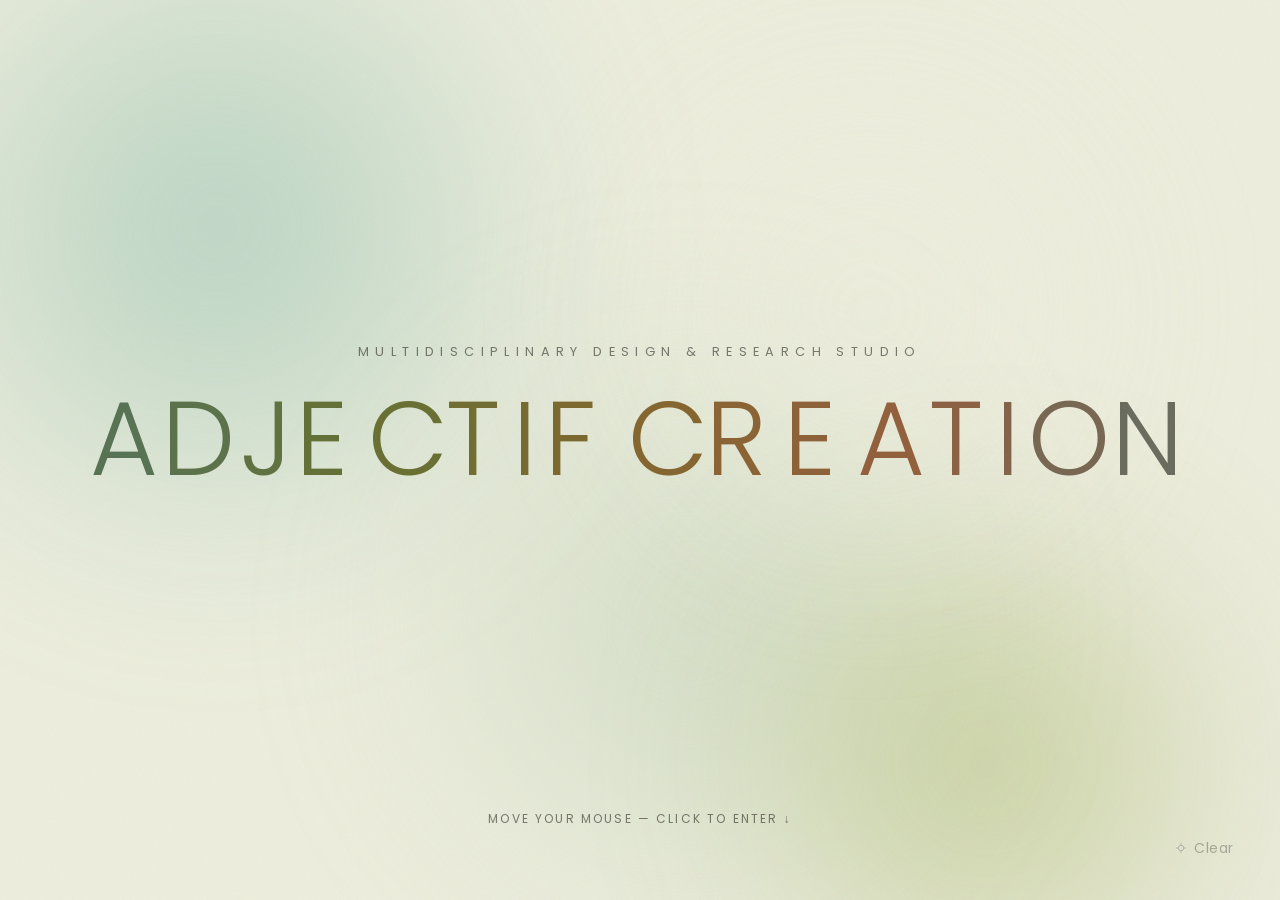
<file: index.html>
<!doctype html>
<html lang="en">
<head>
<meta charset="UTF-8">
<meta name="viewport" content="width=device-width, initial-scale=1.0">
<title>Adjectif Creation</title>
<meta name="description" content="Adjectif Creation — multidisciplinary design and research studio.">
<link rel="preconnect" href="https://fonts.googleapis.com">
<link rel="preconnect" href="https://fonts.gstatic.com" crossorigin>
<link href="https://fonts.googleapis.com/css2?family=Poppins:wght@300;400&display=swap" rel="stylesheet">
<link rel="stylesheet" href="css/style.css">
<link rel="stylesheet" href="css/palette.css">
<link rel="stylesheet" href="css/mesh.css">
<link rel="stylesheet" href="css/cover.css">
<script>
  /* Repeat visitors this session skip straight to the homepage — no
     flash of the cover, redirect before first paint. */
  if (sessionStorage.getItem('adjectif-cover-seen')) {
    window.location.replace('home.html');
  }
</script>
</head>
<body>

<a href="home.html" class="sr-only">Skip intro, go to homepage</a>

<div class="cover" id="cover">

  <div class="mesh-bg mesh-bg--cover" aria-hidden="true">
    <div class="mesh-blob mesh-blob--lively-1" style="--blob-color: var(--teal); --blob-size: 58vw; --blob-top: -16%; --blob-left: -12%; --blob-opacity: 0.55; --blob-blur: clamp(22px, 7vw, 90px); --blob-duration: 4.5s; --blob-delay: 0s;"></div>
    <div class="mesh-blob mesh-blob--lively-2" style="--blob-color: var(--sage); --blob-size: 52vw; --blob-top: 32%; --blob-left: 28%; --blob-opacity: 0.5; --blob-blur: clamp(20px, 6.5vw, 85px); --blob-duration: 5.5s; --blob-delay: 1.2s;"></div>
    <div class="mesh-blob mesh-blob--lively-3" style="--blob-color: var(--olive); --blob-size: 46vw; --blob-top: 52%; --blob-left: 54%; --blob-opacity: 0.45; --blob-blur: clamp(22px, 7vw, 90px); --blob-duration: 4s; --blob-delay: 0.6s;"></div>
    <div class="mesh-blob mesh-blob--lively-4" style="--blob-color: var(--cream); --blob-size: 40vw; --blob-top: 6%; --blob-left: 48%; --blob-opacity: 0.65; --blob-blur: clamp(24px, 7.5vw, 100px); --blob-duration: 6s; --blob-delay: 2s;"></div>
    <div class="mesh-grain"></div>
  </div>

  <canvas class="cover__canvas" id="cover-canvas" aria-hidden="true"></canvas>

  <span class="cover__eyebrow" aria-hidden="true">Multidisciplinary Design &amp; Research Studio</span>

  <h1 class="cover__title" id="cover-title">
    <span class="sr-only">Adjectif Creation</span>
    <span class="cover__word" aria-hidden="true"><span class="cover__letter">A</span><span class="cover__letter">D</span><span class="cover__letter">J</span><span class="cover__letter">E</span><span class="cover__letter">C</span><span class="cover__letter">T</span><span class="cover__letter">I</span><span class="cover__letter">F</span></span> <span class="cover__word" aria-hidden="true"><span class="cover__letter">C</span><span class="cover__letter">R</span><span class="cover__letter">E</span><span class="cover__letter">A</span><span class="cover__letter">T</span><span class="cover__letter">I</span><span class="cover__letter">O</span><span class="cover__letter">N</span></span>
  </h1>

  <div class="cover__prompt" id="cover-prompt">
    <span class="cover__prompt-label cover__prompt-label--mouse">Move your mouse — click to enter ↓</span>
    <span class="cover__prompt-label cover__prompt-label--touch">Touch and drag — tap to enter ↓</span>
  </div>

  <svg class="cover__crayon" id="cover-crayon" viewBox="0 0 30 30" fill="none" aria-hidden="true">
    <line x1="8" y1="24" x2="24" y2="8" stroke="var(--crayon-color, var(--olive))" stroke-width="8" stroke-linecap="round"/>
    <line x1="8" y1="24" x2="24" y2="8" stroke="#fff" stroke-width="8" stroke-linecap="round" opacity="0.12"/>
    <circle cx="8" cy="24" r="2.6" fill="var(--cream)" opacity="0.55"/>
  </svg>

  <button class="cover__clear" id="cover-clear" type="button">
    <span class="mark mark--sm"></span>
    Clear
  </button>

  <div class="cover__fade" id="cover-fade"></div>
</div>

<script src="js/cover.js"></script>
</body>
</html>
</file>
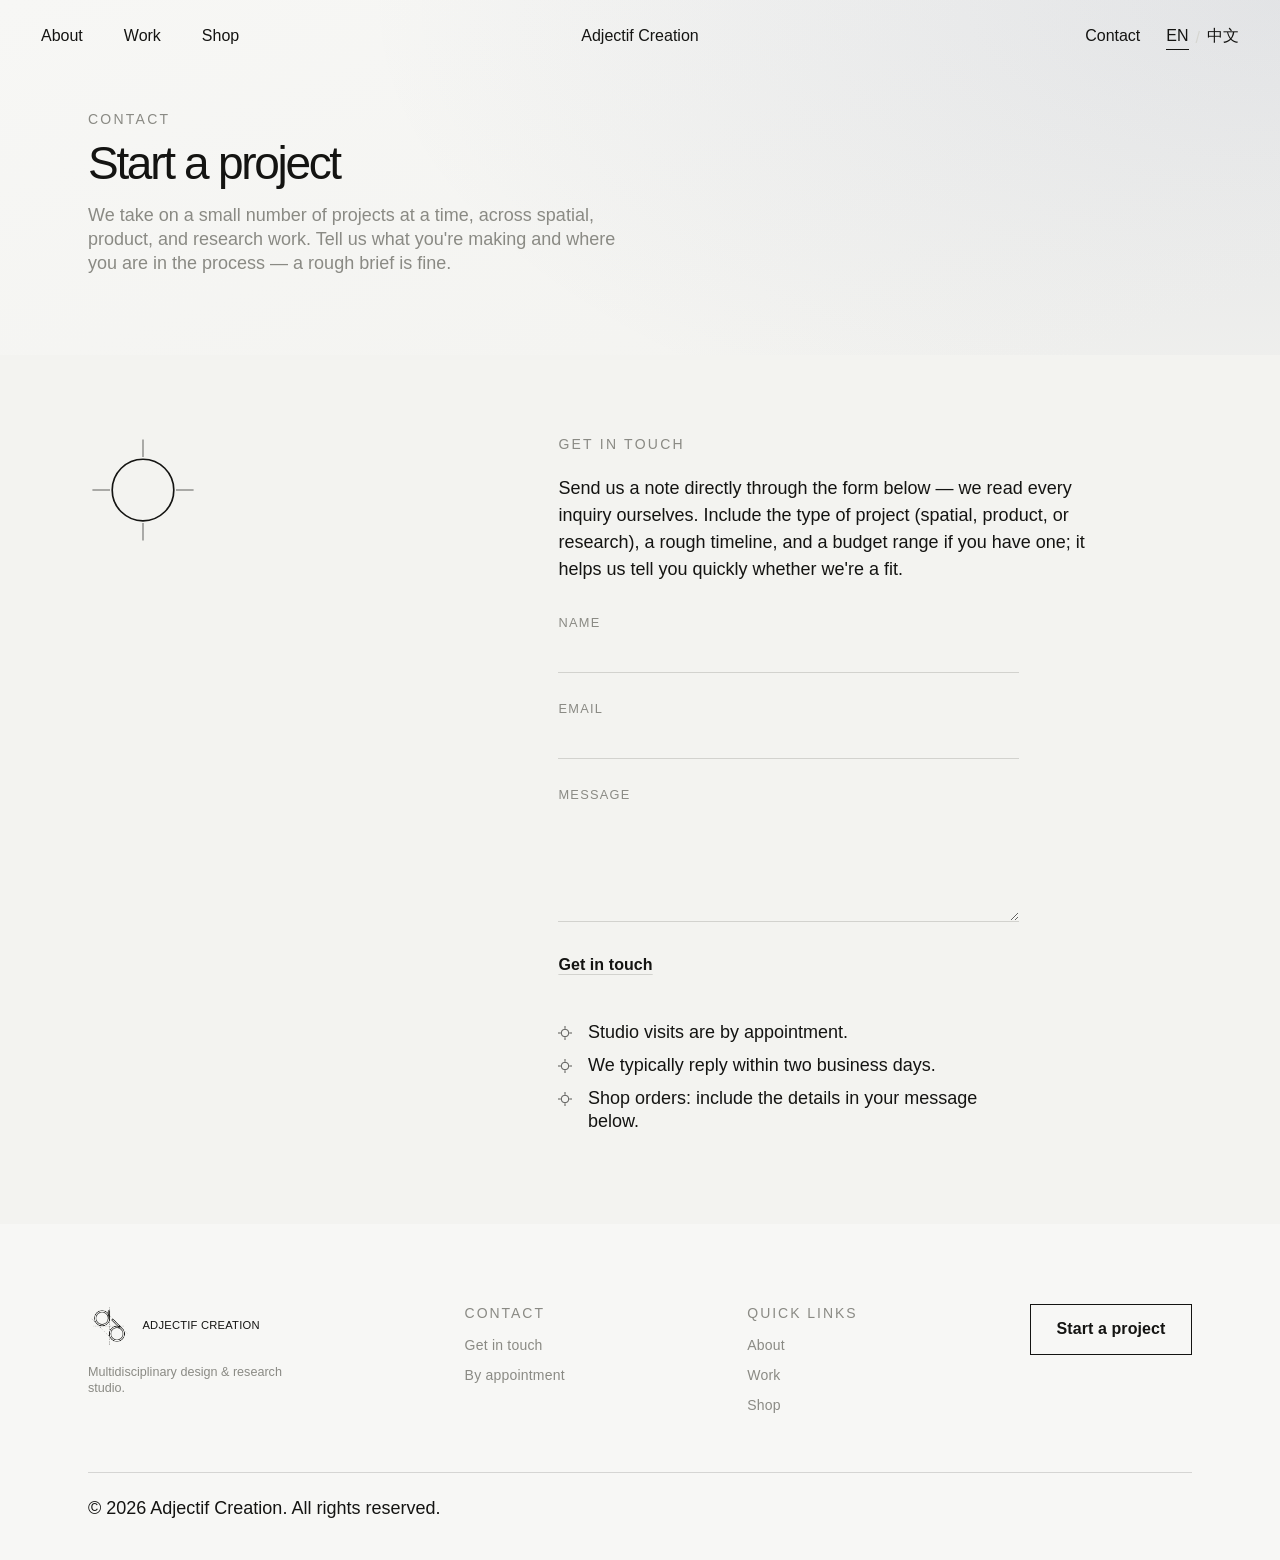
<file: contact.html>
<!doctype html>
<html lang="en">
<head>
<meta charset="UTF-8">
<meta name="viewport" content="width=device-width, initial-scale=1.0">
<title>Contact — Adjectif Creation</title>
<meta name="description" content="Get in touch with Adjectif Creation to start a spatial, product, or research project.">
<link rel="preconnect" href="https://fonts.googleapis.com">
<link rel="preconnect" href="https://fonts.gstatic.com" crossorigin>
<link href="https://fonts.googleapis.com/css2?family=Noto+Sans+SC:wght@400;500;700&display=swap" rel="stylesheet">
<link rel="stylesheet" href="css/style.css">
<link rel="stylesheet" href="css/editorial.css">
<link rel="stylesheet" href="css/home-consistent.css">
</head>
<body>

<nav class="site-nav" id="site-nav">
  <div class="site-nav__center">
    <a href="studio.html" data-en="About" data-zh="关于">About</a>
    <a href="work.html" data-en="Work" data-zh="作品">Work</a>
    <a href="shop.html" data-en="Shop" data-zh="商店">Shop</a>
  </div>
  <a href="home.html" class="site-nav__brand">Adjectif Creation</a>
  <div class="site-nav__right">
    <a href="contact.html" class="site-nav__contact" data-en="Contact" data-zh="联系">Contact</a>
    <div class="lang-switch" role="group" aria-label="Language / 语言">
      <button type="button" class="lang-switch__option is-active" data-lang="en" aria-pressed="true">EN</button>
      <span class="lang-switch__divider" aria-hidden="true">/</span>
      <button type="button" class="lang-switch__option" data-lang="zh" aria-pressed="false">中文</button>
    </div>
  </div>
</nav>

<main>

  <div class="container page-header">
    <span class="eyebrow" data-en="Contact" data-zh="联系">Contact</span>
    <h1 data-en="Start a project" data-zh="开启合作">Start a project</h1>
    <p data-en="We take on a small number of projects at a time, across spatial, product, and research work. Tell us what you're making and where you are in the process — a rough brief is fine." data-zh="我们每次仅承接少量项目,涵盖空间、产品与研究工作。告诉我们你正在做什么,以及项目目前所处的阶段——一份粗略的需求说明即可。">We take on a small number of projects at a time, across spatial, product, and research work. Tell us what you're making and where you are in the process — a rough brief is fine.</p>
  </div>

  <section class="section bg-cream">
    <div class="container statement">
      <div class="statement__mark">
        <svg viewBox="0 0 100 100" fill="none">
          <circle cx="50" cy="50" r="28" stroke="var(--navy)" stroke-width="1.5"/>
          <g stroke="var(--navy)" stroke-width="1" opacity="0.6">
            <line x1="50" y1="4" x2="50" y2="20"/>
            <line x1="50" y1="80" x2="50" y2="96"/>
            <line x1="4" y1="50" x2="20" y2="50"/>
            <line x1="80" y1="50" x2="96" y2="50"/>
          </g>
        </svg>
      </div>
      <div class="statement__text">
        <span class="eyebrow" data-en="Get in touch" data-zh="联系我们">Get in touch</span>
        <p style="margin-bottom: 2rem;" data-en="Send us a note directly through the form below — we read every inquiry ourselves. Include the type of project (spatial, product, or research), a rough timeline, and a budget range if you have one; it helps us tell you quickly whether we're a fit." data-zh="通过下方表单直接给我们留言——每一封询问我们都会亲自阅读。请注明项目类型(空间、产品或研究)、大致的时间安排,以及预算范围(如有);这能帮助我们更快判断是否合适。">Send us a note directly through the form below — we read every inquiry ourselves. Include the type of project (spatial, product, or research), a rough timeline, and a budget range if you have one; it helps us tell you quickly whether we're a fit.</p>

        <form class="contact-form" id="contact-form" action="https://formspree.io/f/YOUR_FORM_ID" method="POST" novalidate>
          <div class="contact-form__field">
            <label for="cf-name" data-en="Name" data-zh="姓名">Name</label>
            <input type="text" id="cf-name" name="name" autocomplete="name" required>
            <span class="contact-form__error" data-en="Please enter your name." data-zh="请填写您的姓名。">Please enter your name.</span>
          </div>

          <div class="contact-form__field">
            <label for="cf-email" data-en="Email" data-zh="邮箱">Email</label>
            <input type="email" id="cf-email" name="email" autocomplete="email" required>
            <span class="contact-form__error" data-en="Please enter a valid email address." data-zh="请输入有效的邮箱地址。">Please enter a valid email address.</span>
          </div>

          <div class="contact-form__field">
            <label for="cf-message" data-en="Message" data-zh="留言">Message</label>
            <textarea id="cf-message" name="message" rows="5" required></textarea>
            <span class="contact-form__error" data-en="Please enter a message." data-zh="请填写留言内容。">Please enter a message.</span>
          </div>

          <button type="submit" class="btn btn--text contact-form__submit" data-en="Get in touch" data-zh="联系我们">Get in touch</button>

          <p class="contact-form__status" role="status" aria-live="polite" hidden></p>
        </form>

        <p class="contact-form__confirmation" data-en="Thanks — we'll be in touch." data-zh="谢谢——我们会尽快与您联系。" hidden>Thanks — we'll be in touch.</p>

        <ul class="list-marks" style="max-width: 46ch; margin-top: 2.75rem;">
          <li data-en="Studio visits are by appointment." data-zh="工作室来访需预约。">Studio visits are by appointment.</li>
          <li data-en="We typically reply within two business days." data-zh="我们通常在两个工作日内回复。">We typically reply within two business days.</li>
          <li data-en="Shop orders: include the details in your message below." data-zh="如有商店订单相关问题,请在下方留言中说明详情。">Shop orders: include the details in your message below.</li>
        </ul>
      </div>
    </div>
  </section>

</main>

<footer class="site-footer bg-paper">
  <div class="container">
    <div class="footer-inner">
      <div class="footer-brand">
        <a href="home.html" class="logo">
          <img src="assets/logo-ink.png" alt="" class="logo__mark">
          <span class="logo__word">ADJECTIF CREATION</span>
        </a>
        <p class="footer-tagline" data-en="Multidisciplinary design &amp; research studio." data-zh="跨领域设计与研究工作室。">Multidisciplinary design &amp; research studio.</p>
      </div>

      <div class="footer-col">
        <span class="small-caps" data-en="Contact" data-zh="联系方式">Contact</span>
        <a href="contact.html" data-en="Get in touch" data-zh="联系我们">Get in touch</a>
        <p data-en="By appointment" data-zh="预约到访">By appointment</p>
      </div>

      <div class="footer-col">
        <span class="small-caps" data-en="Quick Links" data-zh="快速链接">Quick Links</span>
        <a href="studio.html" data-en="About" data-zh="关于">About</a>
        <a href="work.html" data-en="Work" data-zh="作品">Work</a>
        <a href="shop.html" data-en="Shop" data-zh="商店">Shop</a>
      </div>

      <div class="footer-cta">
        <a href="contact.html" class="btn btn--outline" data-en="Start a project" data-zh="开启合作">Start a project</a>
      </div>
    </div>

    <div class="footer-bottom">
      <p data-en="© 2026 Adjectif Creation. All rights reserved." data-zh="© 2026 Adjectif Creation. 保留所有权利。">&copy; 2026 Adjectif Creation. All rights reserved.</p>
    </div>
  </div>
</footer>
<script src="js/main.js"></script>
<script src="js/lang-switch.js"></script>
<script src="js/contact-form.js"></script>
</body>
</html>
</file>
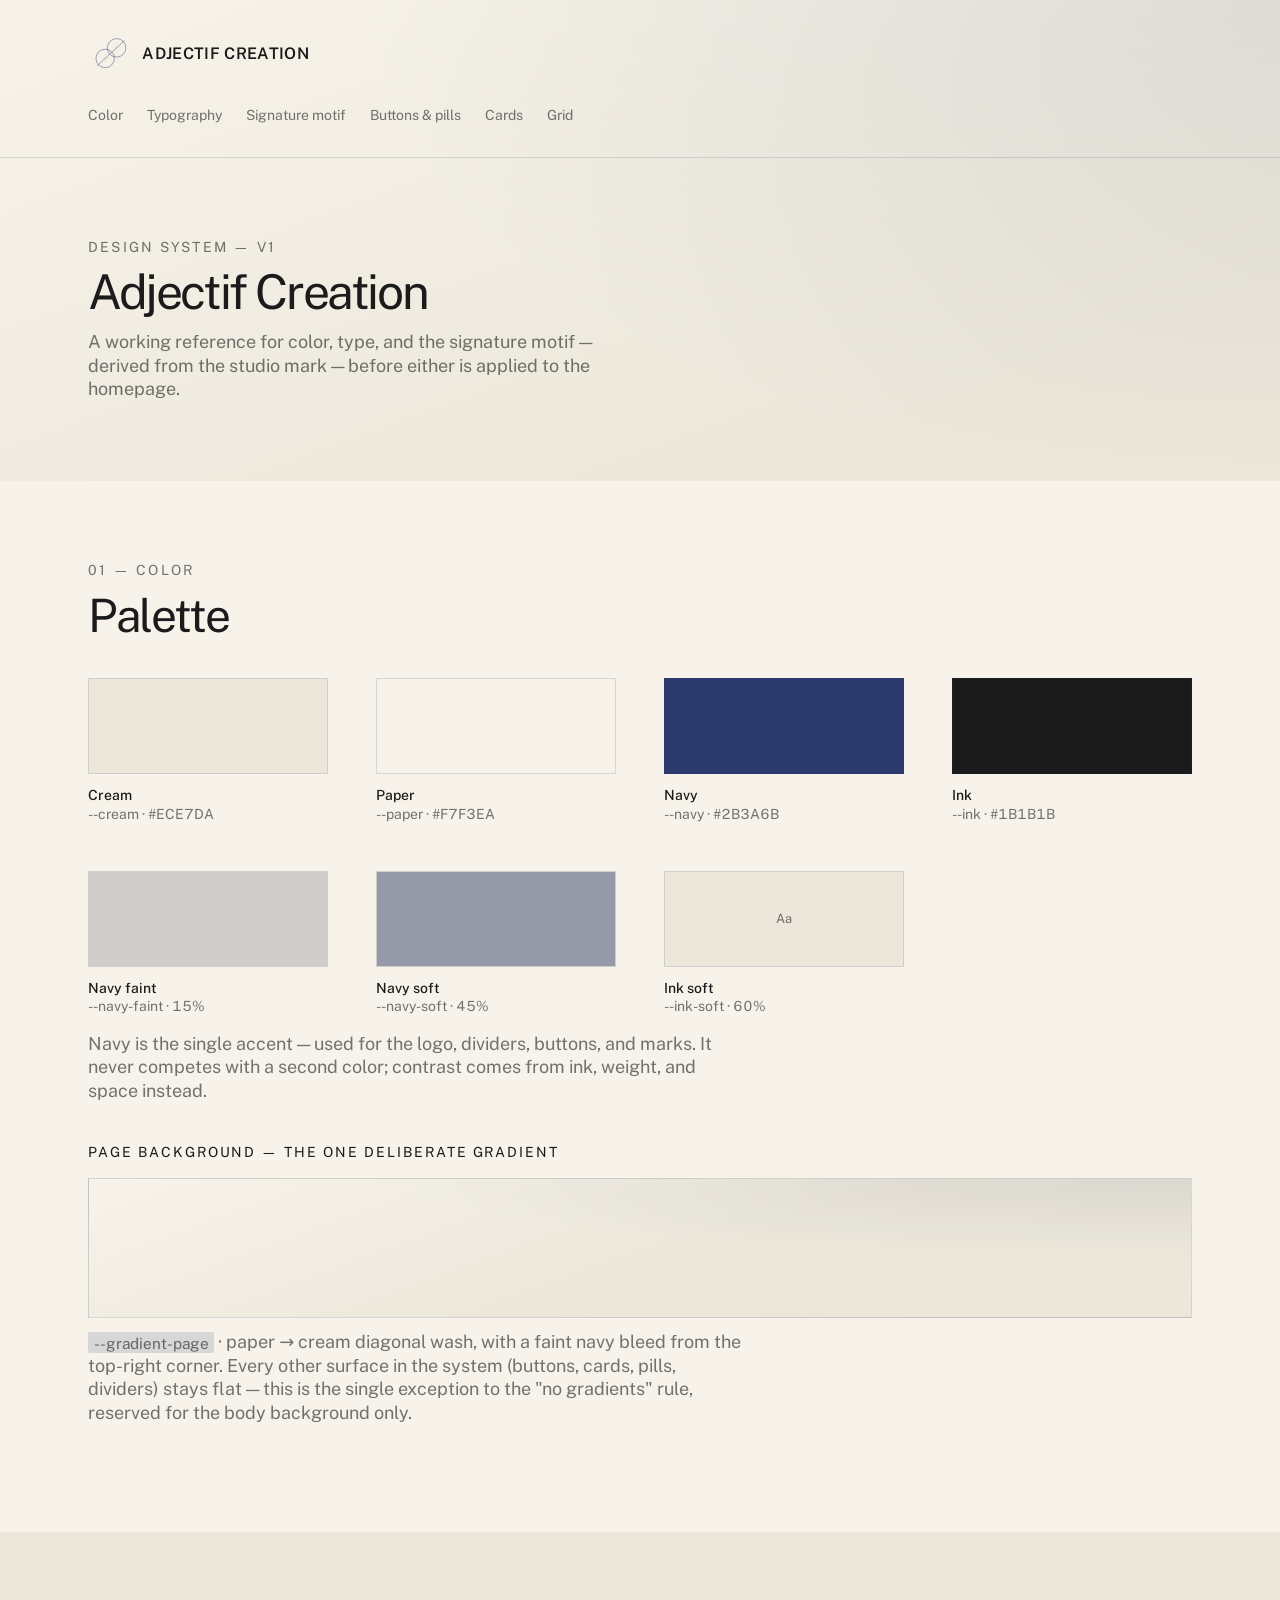
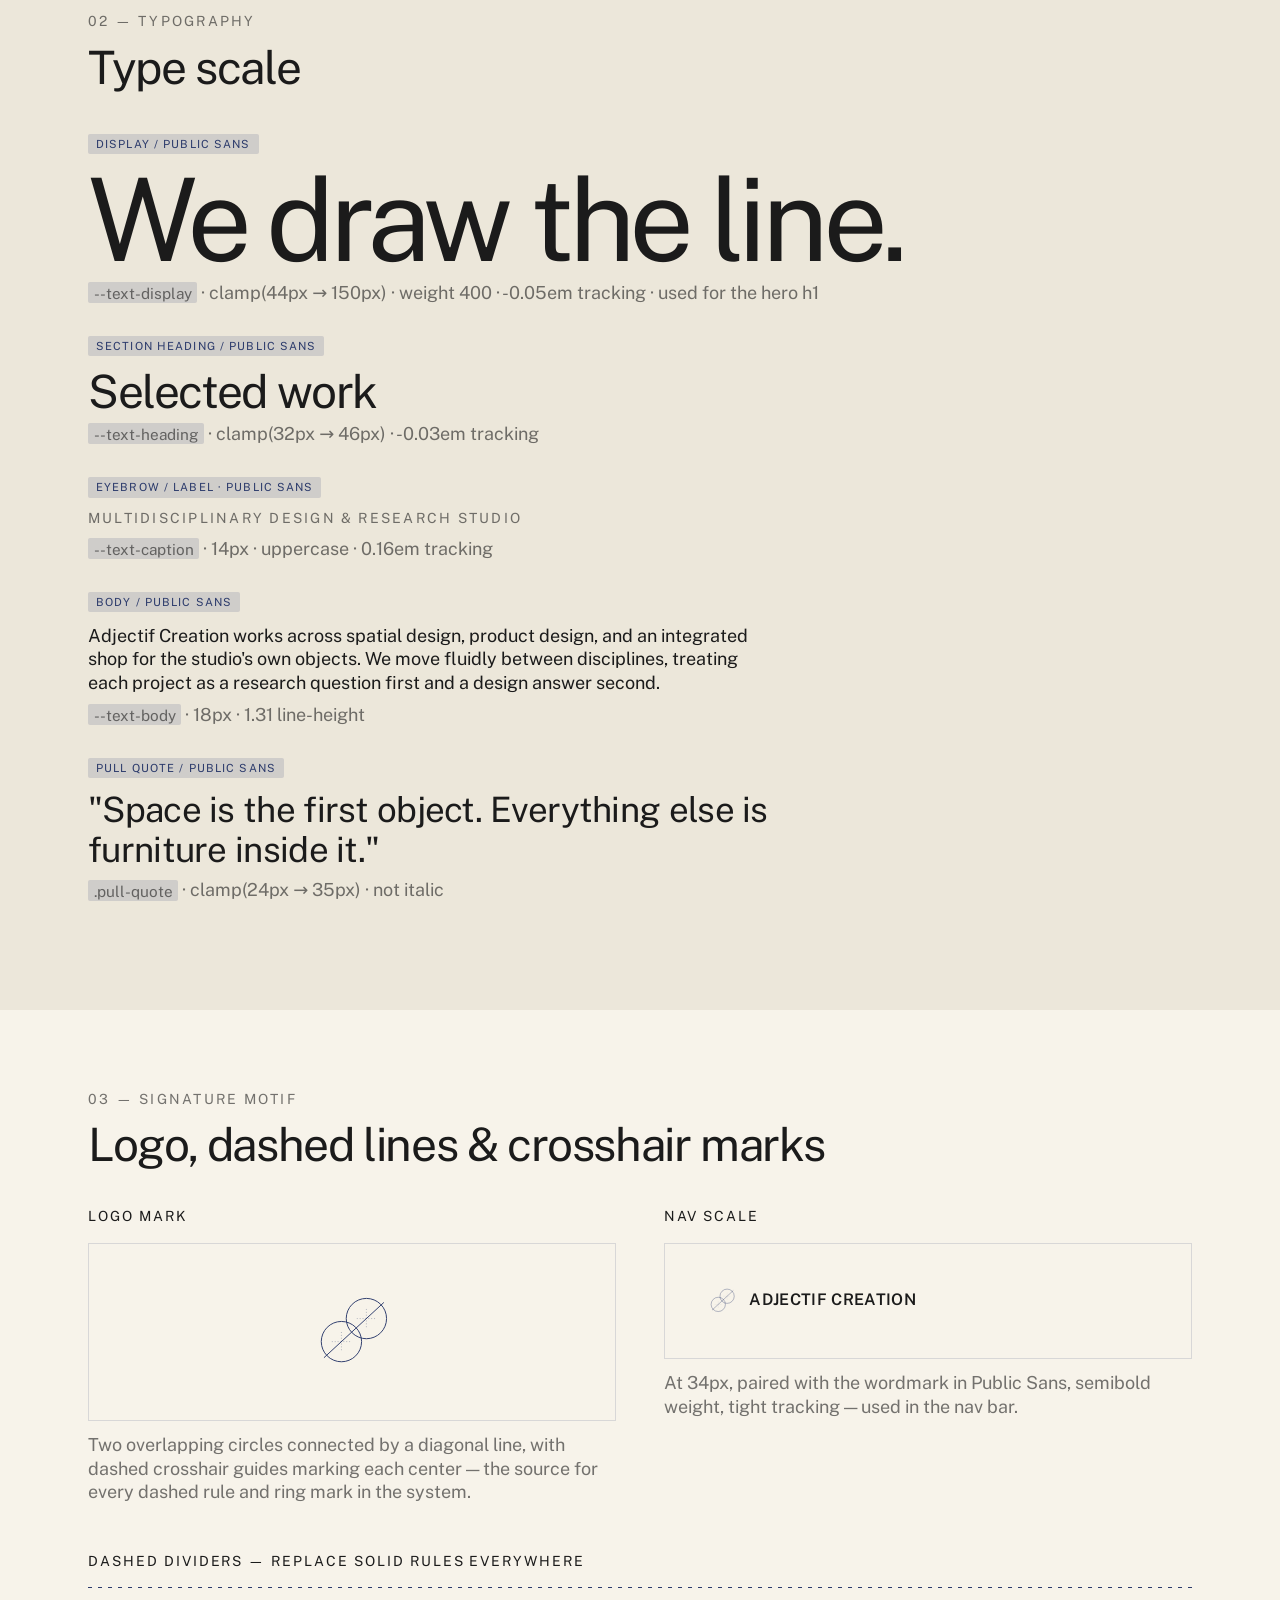
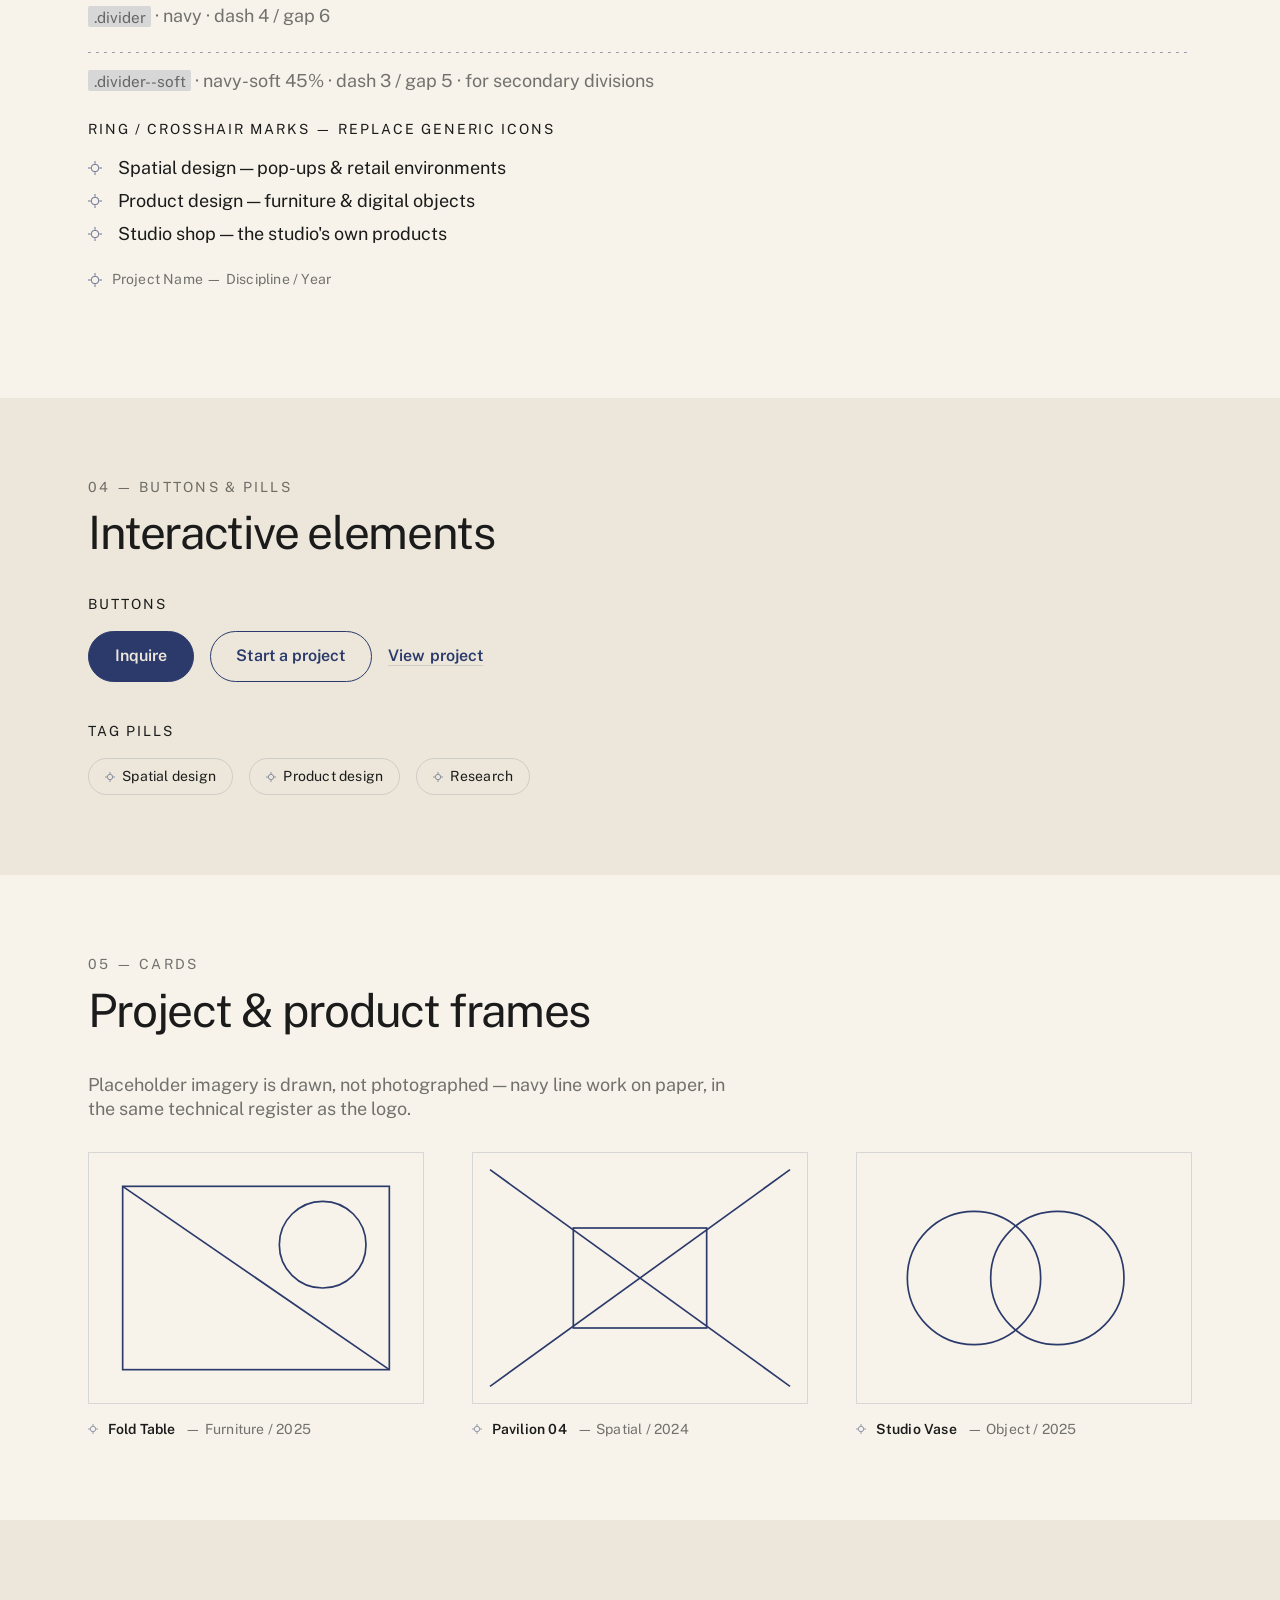
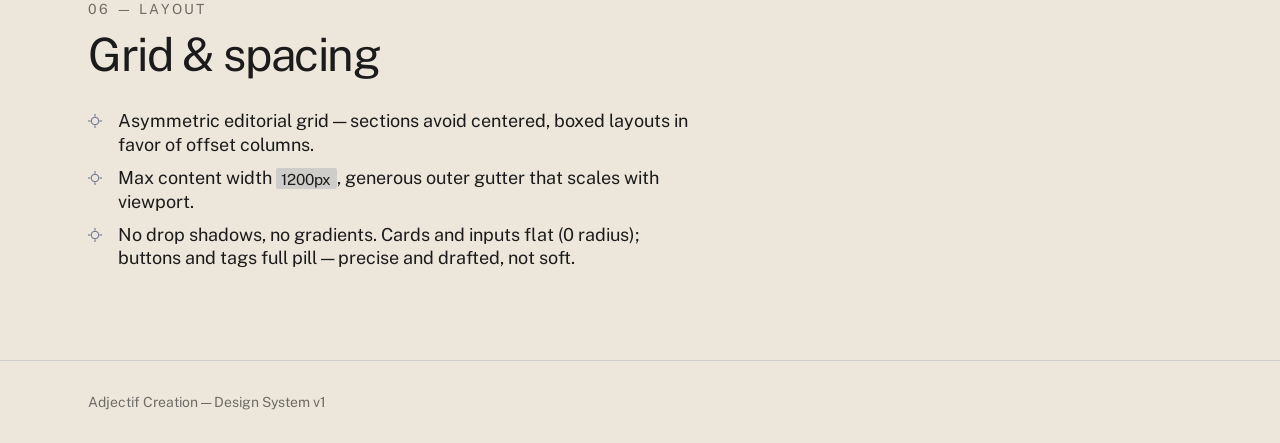
<file: design-system.html>
<!doctype html>
<html lang="en">
<head>
<meta charset="UTF-8">
<meta name="viewport" content="width=device-width, initial-scale=1.0">
<title>Design System — Adjectif Creation</title>
<link rel="preconnect" href="https://fonts.googleapis.com">
<link rel="preconnect" href="https://fonts.gstatic.com" crossorigin>
<link href="https://fonts.googleapis.com/css2?family=Public+Sans:wght@400;600&display=swap" rel="stylesheet">
<link rel="stylesheet" href="css/style.css">
<link rel="stylesheet" href="css/editorial.css">
<style>
  /* Styling scoped to this reference page only — not part of the design system itself */
  .ds-header {
    border-bottom: 1px solid var(--navy-faint);
    padding-block: 2rem;
  }
  .ds-nav {
    display: flex;
    flex-wrap: wrap;
    gap: 1.5rem;
    margin-top: 1.5rem;
    font-size: var(--size-small);
  }
  .ds-nav a { color: var(--ink-soft); border-bottom: 1px solid transparent; }
  .ds-nav a:hover { color: var(--navy); border-bottom-color: var(--navy); }
  .ds-block { margin-bottom: 1.75rem; }
  .ds-row { display: flex; align-items: flex-end; gap: 2rem; flex-wrap: wrap; margin-bottom: 1.25rem; }
  .ds-label-tag {
    font-family: var(--font-editorial);
    font-size: 0.7rem;
    letter-spacing: 0.1em;
    text-transform: uppercase;
    color: var(--navy);
    background: var(--navy-faint);
    padding: 0.2rem 0.5rem;
    border-radius: 2px;
  }
  .swatch-grid { grid-template-columns: repeat(2, 1fr); }
  @media (min-width: 720px) { .swatch-grid { grid-template-columns: repeat(4, 1fr); } }
  .divider-demo { margin-block: 1rem; }
  .btn-row, .pill-row { display: flex; gap: 1rem; flex-wrap: wrap; align-items: center; }
  code {
    font-family: 'Public Sans', monospace;
    background: var(--navy-faint);
    padding: 0.1rem 0.35rem;
    border-radius: 2px;
    font-size: 0.85em;
  }
</style>
</head>
<body>

<header class="ds-header">
  <div class="container">
    <a href="home.html" class="logo">
      <img src="assets/logo-mark.svg" alt="" class="logo__mark">
      <span class="logo__word">ADJECTIF CREATION</span>
    </a>
    <nav class="ds-nav">
      <a href="#color">Color</a>
      <a href="#type">Typography</a>
      <a href="#motif">Signature motif</a>
      <a href="#buttons">Buttons &amp; pills</a>
      <a href="#cards">Cards</a>
      <a href="#grid">Grid</a>
    </nav>
  </div>
</header>

<main>

  <section class="section container">
    <span class="eyebrow">Design system — v1</span>
    <h1 style="margin-top:0.75rem; font-size: clamp(2rem, 4vw, 3rem);">Adjectif Creation</h1>
    <p class="text-soft" style="max-width:46ch; margin-top:1rem;">A working reference for color, type, and the signature motif — derived from the studio mark — before either is applied to the homepage.</p>
  </section>

  <!-- COLOR -->
  <section id="color" class="section bg-paper">
    <div class="container">
    <span class="eyebrow">01 — Color</span>
    <h2 style="margin-top:0.75rem; margin-bottom:2.5rem;">Palette</h2>
    <div class="grid swatch-grid">
      <div class="swatch">
        <div class="swatch__block" style="background:var(--cream);"></div>
        <div class="swatch__meta"><span class="name">Cream</span><span class="value">--cream · #ECE7DA</span></div>
      </div>
      <div class="swatch">
        <div class="swatch__block" style="background:var(--paper);"></div>
        <div class="swatch__meta"><span class="name">Paper</span><span class="value">--paper · #F7F3EA</span></div>
      </div>
      <div class="swatch">
        <div class="swatch__block" style="background:var(--navy);"></div>
        <div class="swatch__meta"><span class="name">Navy</span><span class="value">--navy · #2B3A6B</span></div>
      </div>
      <div class="swatch">
        <div class="swatch__block" style="background:var(--ink);"></div>
        <div class="swatch__meta"><span class="name">Ink</span><span class="value">--ink · #1B1B1B</span></div>
      </div>
      <div class="swatch">
        <div class="swatch__block" style="background:var(--cream);"><div style="height:100%;background:var(--navy-faint);"></div></div>
        <div class="swatch__meta"><span class="name">Navy faint</span><span class="value">--navy-faint · 15%</span></div>
      </div>
      <div class="swatch">
        <div class="swatch__block" style="background:var(--cream);"><div style="height:100%;background:var(--navy-soft);"></div></div>
        <div class="swatch__meta"><span class="name">Navy soft</span><span class="value">--navy-soft · 45%</span></div>
      </div>
      <div class="swatch">
        <div class="swatch__block" style="background:var(--cream); display:flex; align-items:center; justify-content:center;"><span style="color:var(--ink-soft); font-size:0.8rem;">Aa</span></div>
        <div class="swatch__meta"><span class="name">Ink soft</span><span class="value">--ink-soft · 60%</span></div>
      </div>
    </div>
    <p class="text-soft" style="margin-top:1rem; max-width:60ch;">Navy is the single accent — used for the logo, dividers, buttons, and marks. It never competes with a second color; contrast comes from ink, weight, and space instead.</p>

    <div class="ds-block" style="margin-top:2.5rem;">
      <p class="small-caps" style="margin-bottom:1rem;">Page background — the one deliberate gradient</p>
      <div style="height:140px; background:var(--gradient-page); border:1px solid var(--navy-faint);"></div>
      <p class="text-soft" style="margin-top:0.75rem; max-width:60ch;"><code>--gradient-page</code> · paper → cream diagonal wash, with a faint navy bleed from the top-right corner. Every other surface in the system (buttons, cards, pills, dividers) stays flat — this is the single exception to the "no gradients" rule, reserved for the body background only.</p>
    </div>
    </div>
  </section>

  <!-- TYPE -->
  <section id="type" class="section bg-cream">
    <div class="container">
    <span class="eyebrow">02 — Typography</span>
    <h2 style="margin-top:0.75rem; margin-bottom:2.5rem;">Type scale</h2>

    <div class="ds-block">
      <span class="ds-label-tag">Display / Public Sans</span>
      <h1 style="margin-top:0.75rem;">We draw the line.</h1>
      <p class="text-soft" style="margin-top:0.5rem;"><code>--text-display</code> · clamp(44px → 150px) · weight 400 · -0.05em tracking · used for the hero h1</p>
    </div>

    <div class="ds-block">
      <span class="ds-label-tag">Section heading / Public Sans</span>
      <h2 style="margin-top:0.75rem;">Selected work</h2>
      <p class="text-soft" style="margin-top:0.5rem;"><code>--text-heading</code> · clamp(32px → 46px) · -0.03em tracking</p>
    </div>

    <div class="ds-block">
      <span class="ds-label-tag">Eyebrow / label · Public Sans</span>
      <p class="eyebrow" style="margin-top:0.75rem;">Multidisciplinary Design &amp; Research Studio</p>
      <p class="text-soft" style="margin-top:0.5rem;"><code>--text-caption</code> · 14px · uppercase · 0.16em tracking</p>
    </div>

    <div class="ds-block">
      <span class="ds-label-tag">Body / Public Sans</span>
      <p style="margin-top:0.75rem; max-width:60ch;">Adjectif Creation works across spatial design, product design, and an integrated shop for the studio's own objects. We move fluidly between disciplines, treating each project as a research question first and a design answer second.</p>
      <p class="text-soft" style="margin-top:0.5rem;"><code>--text-body</code> · 18px · 1.31 line-height</p>
    </div>

    <div class="ds-block">
      <span class="ds-label-tag">Pull quote / Public Sans</span>
      <p class="pull-quote" style="margin-top:0.75rem; max-width:38ch;">"Space is the first object. Everything else is furniture inside it."</p>
      <p class="text-soft" style="margin-top:0.5rem;"><code>.pull-quote</code> · clamp(24px → 35px) · not italic</p>
    </div>
    </div>
  </section>

  <!-- MOTIF -->
  <section id="motif" class="section bg-paper">
    <div class="container">
    <span class="eyebrow">03 — Signature motif</span>
    <h2 style="margin-top:0.75rem; margin-bottom:2.5rem;">Logo, dashed lines &amp; crosshair marks</h2>

    <div class="grid grid--2" style="margin-bottom:3rem;">
      <div>
        <p class="small-caps" style="margin-bottom:1rem;">Logo mark</p>
        <div style="background:var(--paper); border:1px solid var(--navy-faint); padding:2.5rem; display:flex; align-items:center; justify-content:center;">
          <img src="assets/logo-mark.svg" alt="Adjectif Creation logo mark" style="width:96px; height:96px;">
        </div>
        <p class="text-soft" style="margin-top:0.75rem; max-width:48ch;">Two overlapping circles connected by a diagonal line, with dashed crosshair guides marking each center — the source for every dashed rule and ring mark in the system.</p>
      </div>
      <div>
        <p class="small-caps" style="margin-bottom:1rem;">Nav scale</p>
        <div style="background:var(--paper); border:1px solid var(--navy-faint); padding:2.5rem; display:flex; align-items:center; gap:0.65rem;">
          <img src="assets/logo-mark.svg" alt="" style="width:34px; height:34px;">
          <span class="logo__word">ADJECTIF CREATION</span>
        </div>
        <p class="text-soft" style="margin-top:0.75rem; max-width:48ch;">At 34px, paired with the wordmark in Public Sans, semibold weight, tight tracking — used in the nav bar.</p>
      </div>
    </div>

    <div class="ds-block">
      <p class="small-caps" style="margin-bottom:1rem;">Dashed dividers — replace solid rules everywhere</p>
      <div class="divider-demo"><hr class="divider"></div>
      <p class="text-soft" style="margin-bottom:1.5rem;"><code>.divider</code> · navy · dash 4 / gap 6</p>
      <div class="divider-demo"><hr class="divider divider--soft"></div>
      <p class="text-soft"><code>.divider--soft</code> · navy-soft 45% · dash 3 / gap 5 · for secondary divisions</p>
    </div>

    <div class="ds-block">
      <p class="small-caps" style="margin-bottom:1rem;">Ring / crosshair marks — replace generic icons</p>
      <ul class="list-marks" style="max-width:40ch; margin-bottom:1.5rem;">
        <li>Spatial design — pop-ups &amp; retail environments</li>
        <li>Product design — furniture &amp; digital objects</li>
        <li>Studio shop — the studio's own products</li>
      </ul>
      <div class="caption">
        <span class="mark"></span>
        <span>Project Name — Discipline / Year</span>
      </div>
    </div>
    </div>
  </section>

  <!-- BUTTONS / PILLS -->
  <section id="buttons" class="section bg-cream">
    <div class="container">
    <span class="eyebrow">04 — Buttons &amp; pills</span>
    <h2 style="margin-top:0.75rem; margin-bottom:2.5rem;">Interactive elements</h2>

    <p class="small-caps" style="margin-bottom:1rem;">Buttons</p>
    <div class="btn-row" style="margin-bottom:2.5rem;">
      <a href="#" class="btn btn--primary">Inquire</a>
      <a href="#" class="btn btn--outline">Start a project</a>
      <a href="#" class="btn btn--text">View project</a>
    </div>

    <p class="small-caps" style="margin-bottom:1rem;">Tag pills</p>
    <div class="pill-row">
      <span class="pill"><span class="mark mark--sm"></span>Spatial design</span>
      <span class="pill"><span class="mark mark--sm"></span>Product design</span>
      <span class="pill"><span class="mark mark--sm"></span>Research</span>
    </div>
    </div>
  </section>

  <!-- CARDS -->
  <section id="cards" class="section bg-paper">
    <div class="container">
    <span class="eyebrow">05 — Cards</span>
    <h2 style="margin-top:0.75rem; margin-bottom:2.5rem;">Project &amp; product frames</h2>
    <p class="text-soft" style="max-width:60ch; margin-bottom:2rem;">Placeholder imagery is drawn, not photographed — navy line work on paper, in the same technical register as the logo.</p>

    <div class="grid grid--3">
      <div class="card">
        <div class="card__frame">
          <svg viewBox="0 0 200 150" width="100%" height="100%">
            <rect x="20" y="20" width="160" height="110" fill="none" stroke="#2B3A6B" stroke-width="1"/>
            <line x1="20" y1="20" x2="180" y2="130" stroke="#2B3A6B" stroke-width="1"/>
            <circle cx="140" cy="55" r="26" fill="none" stroke="#2B3A6B" stroke-width="1"/>
          </svg>
        </div>
        <div class="card__caption"><span class="mark mark--sm"></span><strong>Fold Table</strong> — Furniture / 2025</div>
      </div>
      <div class="card">
        <div class="card__frame">
          <svg viewBox="0 0 200 150" width="100%" height="100%">
            <line x1="10" y1="140" x2="190" y2="10" stroke="#2B3A6B" stroke-width="1"/>
            <line x1="10" y1="10" x2="190" y2="140" stroke="#2B3A6B" stroke-width="1"/>
            <rect x="60" y="45" width="80" height="60" fill="none" stroke="#2B3A6B" stroke-width="1"/>
          </svg>
        </div>
        <div class="card__caption"><span class="mark mark--sm"></span><strong>Pavilion 04</strong> — Spatial / 2024</div>
      </div>
      <div class="card">
        <div class="card__frame">
          <svg viewBox="0 0 200 150" width="100%" height="100%">
            <circle cx="70" cy="75" r="40" fill="none" stroke="#2B3A6B" stroke-width="1"/>
            <circle cx="120" cy="75" r="40" fill="none" stroke="#2B3A6B" stroke-width="1"/>
          </svg>
        </div>
        <div class="card__caption"><span class="mark mark--sm"></span><strong>Studio Vase</strong> — Object / 2025</div>
      </div>
    </div>
    </div>
  </section>

  <!-- GRID -->
  <section id="grid" class="section bg-cream">
    <div class="container">
    <span class="eyebrow">06 — Layout</span>
    <h2 style="margin-top:0.75rem; margin-bottom:2rem;">Grid &amp; spacing</h2>
    <ul class="list-marks" style="max-width:56ch;">
      <li>Asymmetric editorial grid — sections avoid centered, boxed layouts in favor of offset columns.</li>
      <li>Max content width <code>1200px</code>, generous outer gutter that scales with viewport.</li>
      <li>No drop shadows, no gradients. Cards and inputs flat (0 radius); buttons and tags full pill — precise and drafted, not soft.</li>
    </ul>
    </div>
  </section>

</main>

<footer class="hairline">
  <div class="container" style="padding-block:2rem;">
    <p class="text-soft" style="font-size:var(--size-small);">Adjectif Creation — Design System v1</p>
  </div>
</footer>

</body>
</html>
</file>
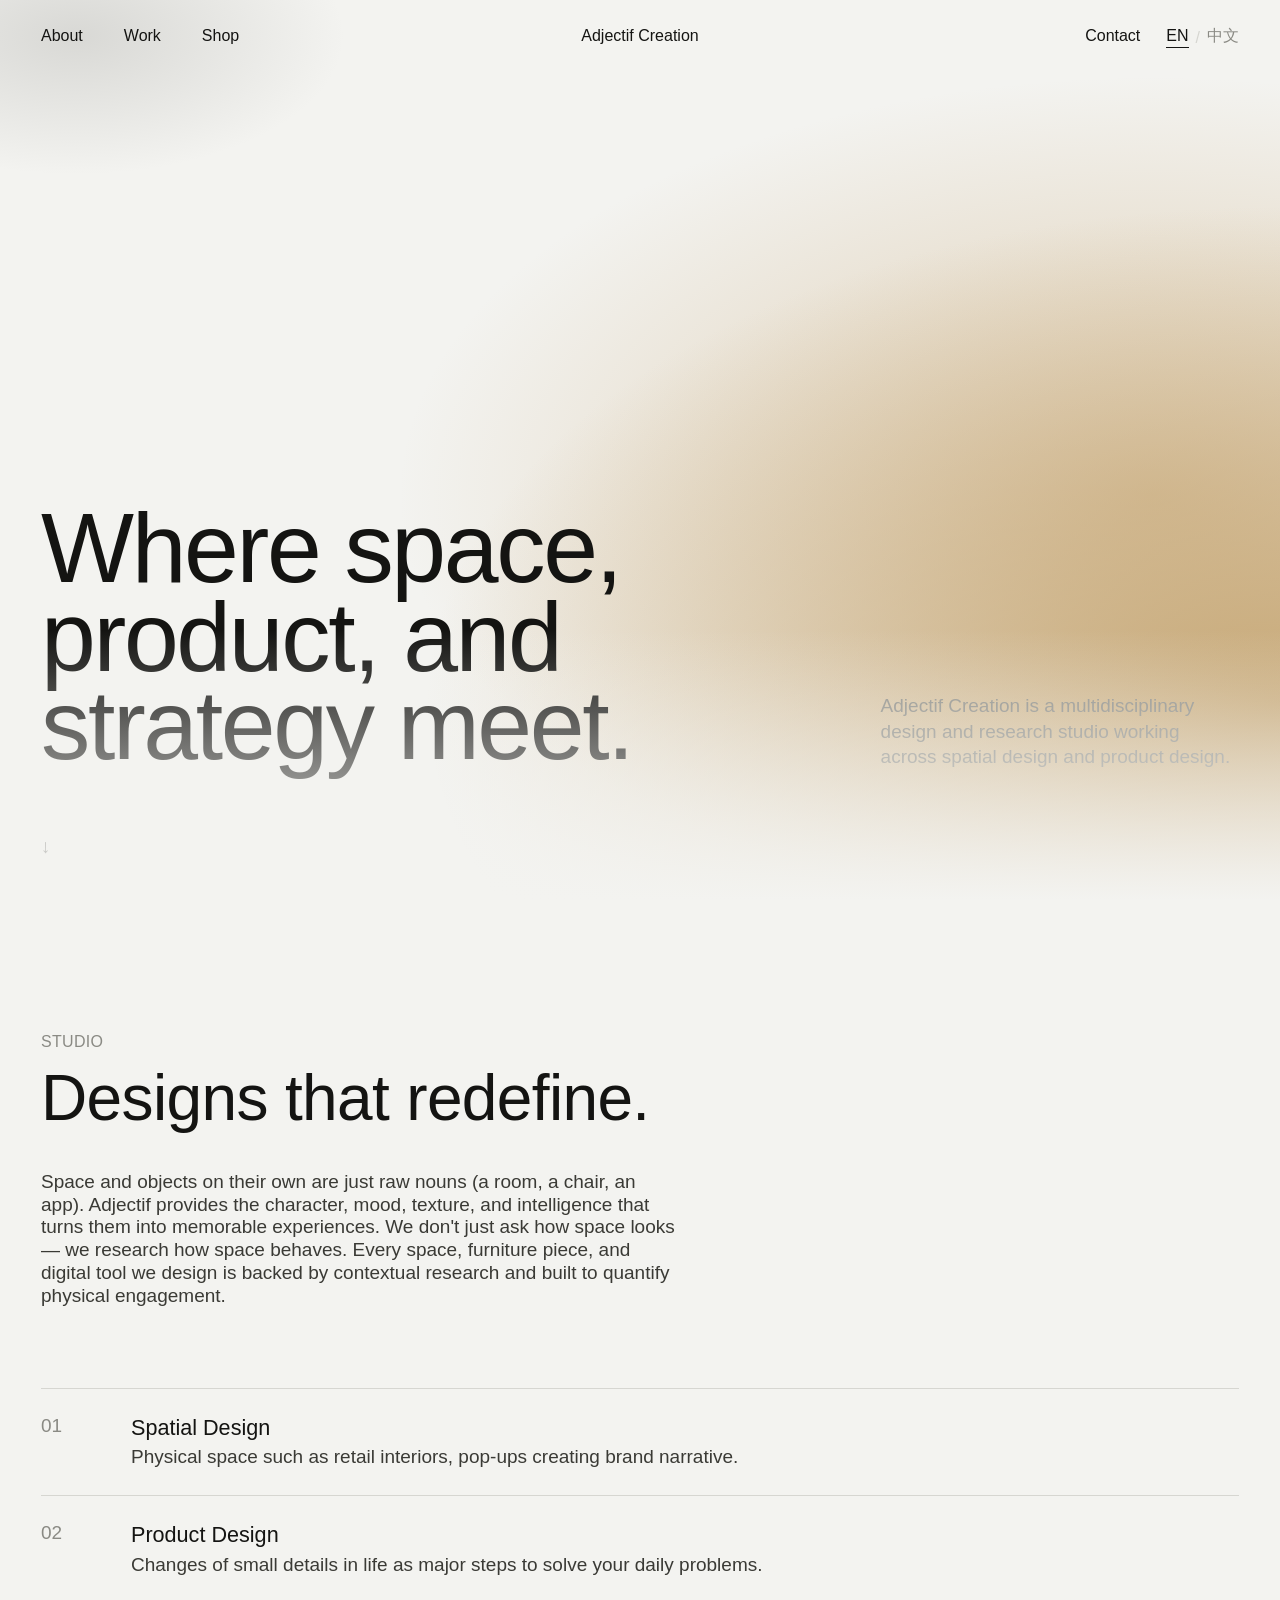
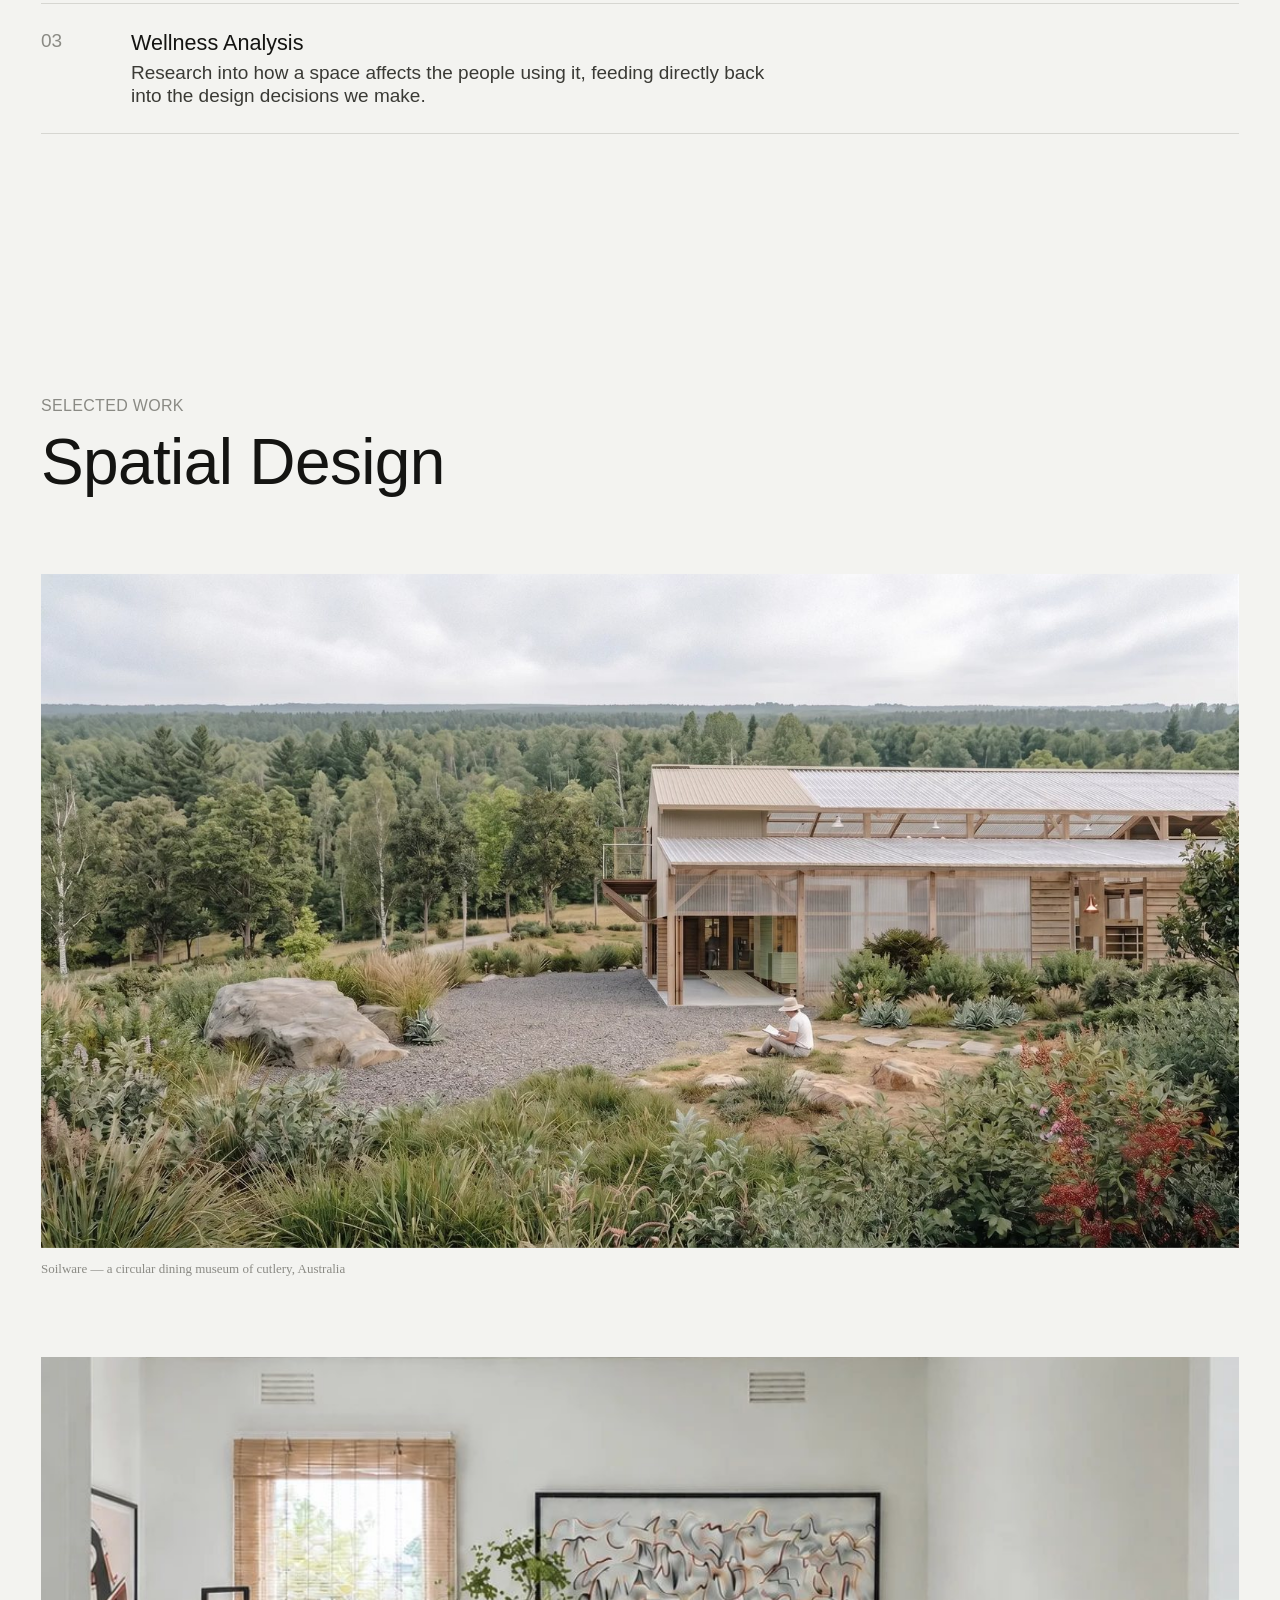
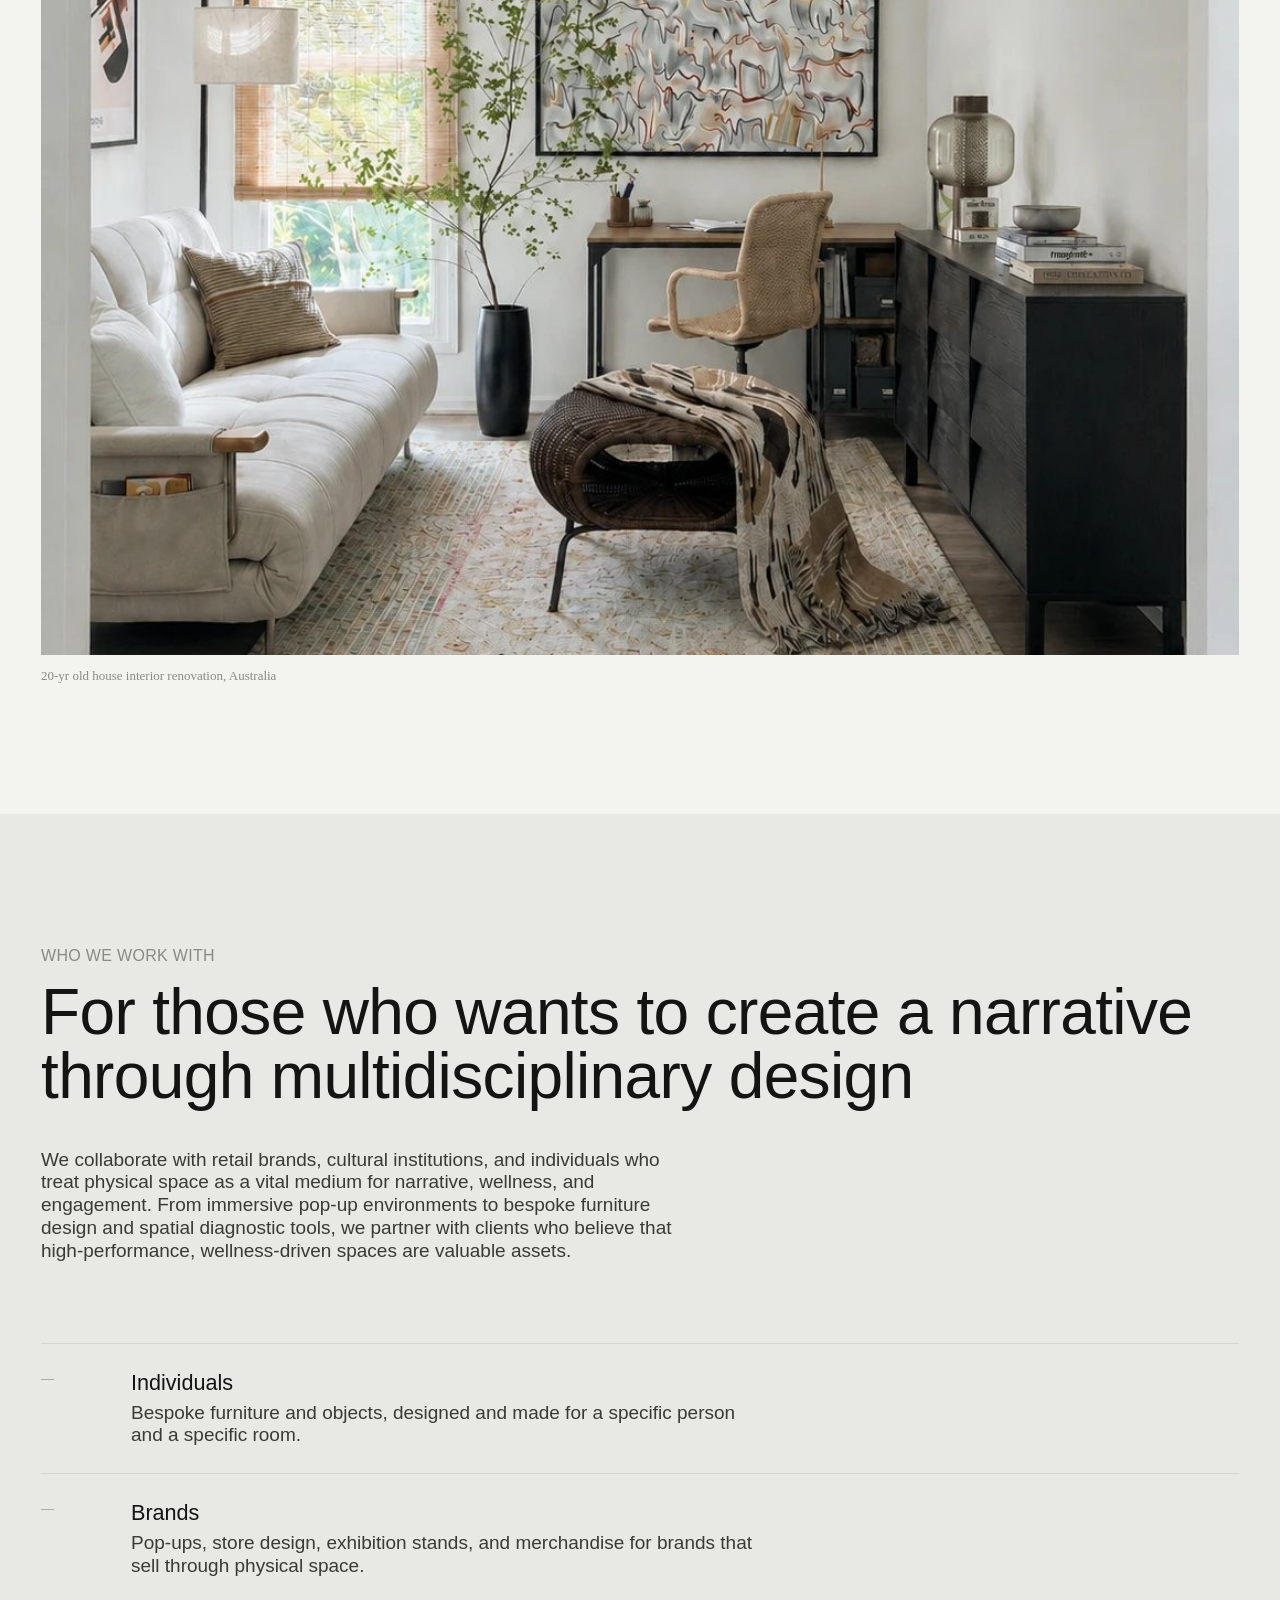
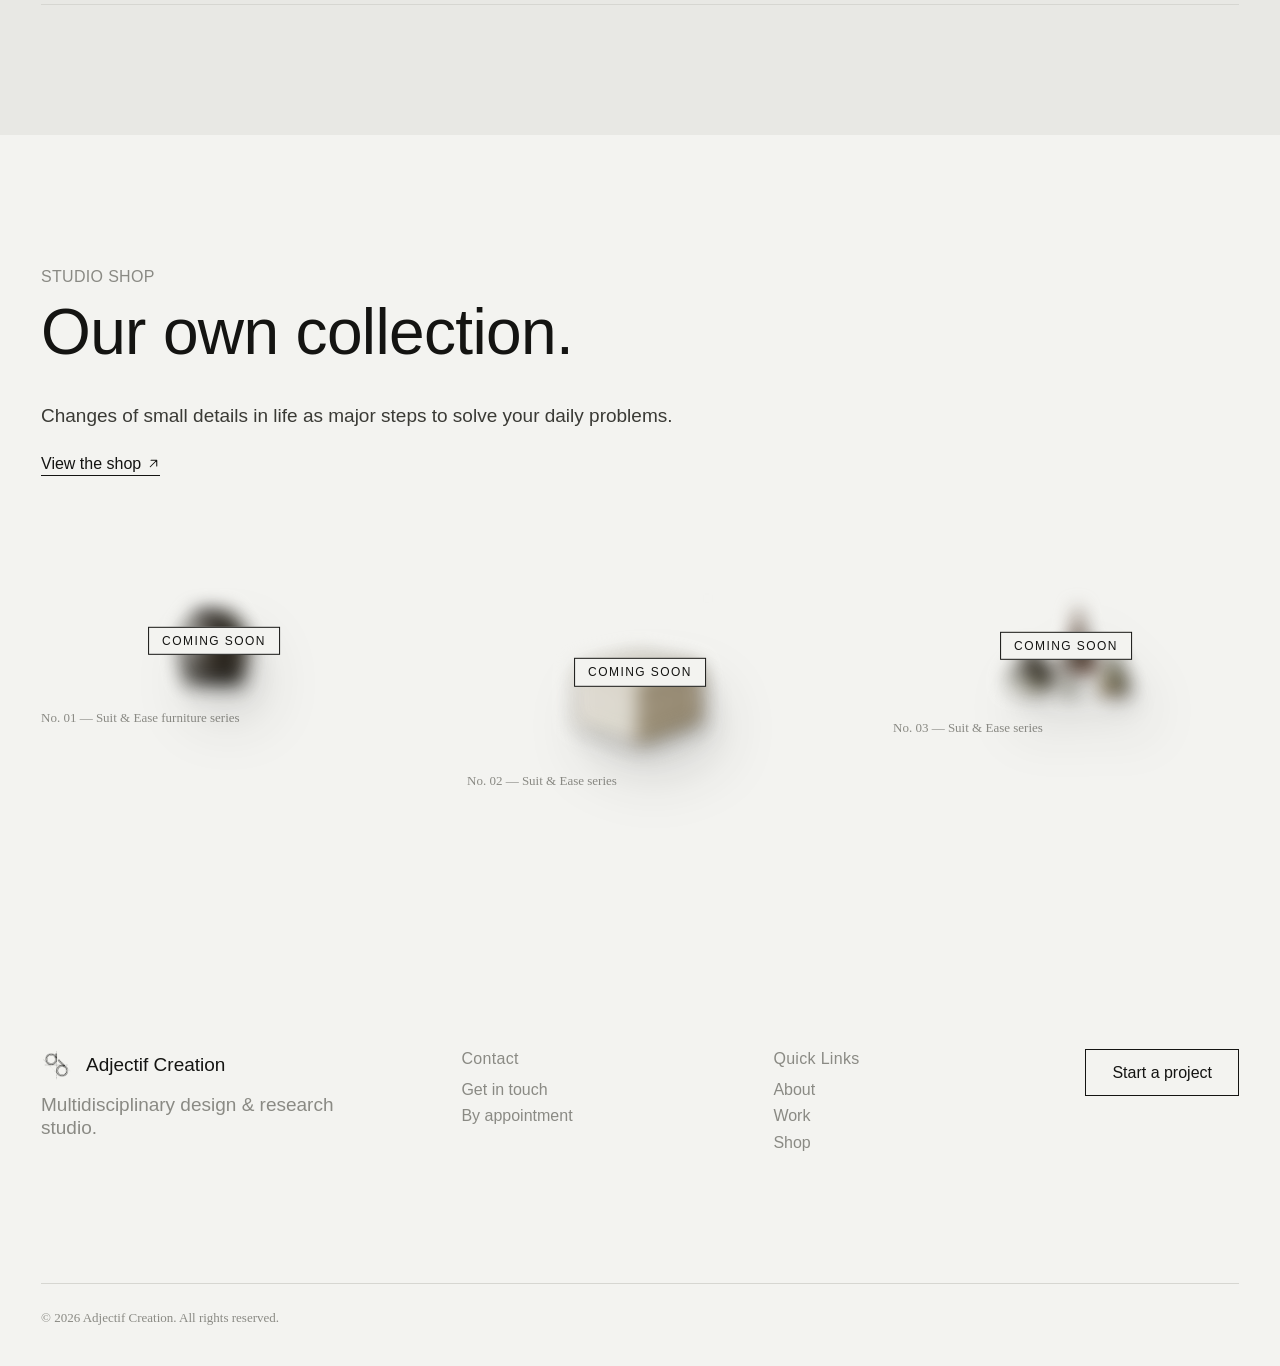
<file: home.html>
<!doctype html>
<html lang="en">
<head>
<meta charset="UTF-8">
<meta name="viewport" content="width=device-width, initial-scale=1.0">
<title>Adjectif Creation — Multidisciplinary Design &amp; Research Studio</title>
<meta name="description" content="Adjectif Creation is a multidisciplinary design and research studio working across spatial design, product design, and an integrated shop for the studio's own objects.">
<!-- Noto Sans SC: fallback for the Simplified Chinese toggle on systems
     without Microsoft YaHei/PingFang SC installed (Linux, some Android
     browsers) -- the only external font this otherwise self-contained
     page loads, and only because CJK glyphs don't exist in Helvetica at
     any weight, so there's no system-font-only way to cover this. -->
<link rel="preconnect" href="https://fonts.googleapis.com">
<link rel="preconnect" href="https://fonts.gstatic.com" crossorigin>
<link href="https://fonts.googleapis.com/css2?family=Noto+Sans+SC:wght@400;500;700&display=swap" rel="stylesheet">
<style>
  /* ==========================================================================
     Adjectif Creation — homepage, rebuilt to the editorial oversized-type
     poster spec (see the uploaded build brief). Self-contained on purpose:
     its own color tokens, its own type system (system Helvetica, not the
     site's Public Sans/Jost), embedded here rather than in the shared
     css/*.css files, so nothing here can leak onto studio/work/shop/contact
     or the cover — they keep loading the original stylesheets untouched.
     One deliberate exception: the Studio Shop section keeps our real
     products (Arc Vase, Crosshair Tray) and their existing hover-lift +
     drop-shadow treatment (values copied verbatim from css/style.css's
     .shop-item__figure), restyled only in typography/spacing/caption
     format to match this page's system — that's an explicit ask, not an
     oversight, and it's the one place a box-shadow-equivalent appears
     despite the "no shadows anywhere" rule below.
     ========================================================================== */

  :root {
    --cream:       #f3f3f0;
    --sand:        #e8e8e4;
    --gold:        #c9a876;
    --gold-deep:   #b6935f;
    --paper-white: #f7f7f5;
    --ink-black:   #141412;
    --fog-gray:    #e4e4e0;
    --smoke-gray:  #d6d6d1;
    --ash-gray:    #8a8a84;
    --charcoal:    #3a3a35;

    --sp-6: 6px; --sp-13: 13px; --sp-26: 26px; --sp-41: 41px;
    --sp-80: 80px; --sp-130: 130px;
    --content-width: 1400px;

    /* Microsoft YaHei itself is Windows-only; PingFang SC/Hiragino Sans
       GB cover macOS/iOS with the same humanist-sans look, and Noto
       Sans SC (loaded above) is the last-resort net for everything
       else so the appearance stays consistent instead of falling back
       to each OS's default (often serif) CJK font. */
    /* Helvetica leads the stack so any Latin text mixed into an
       otherwise-Chinese string (a proper noun, "Suit & Ease", etc.)
       renders in the same font as the English version — Helvetica has
       no CJK glyphs, so per-character font matching falls through to
       the CJK fonts below automatically for the actual Chinese text,
       with no markup changes needed to separate the two scripts. */
    --font-zh: 'Helvetica Neue', Helvetica, Arial, 'Microsoft YaHei', 'PingFang SC', 'Hiragino Sans GB', 'Noto Sans SC', sans-serif;
  }

  * { box-sizing: border-box; }
  html { -webkit-text-size-adjust: 100%; }

  body {
    margin: 0;
    background: var(--cream);
    color: var(--ink-black);
    font-family: 'Helvetica Neue', Helvetica, Arial, sans-serif;
    font-weight: 400;
    font-size: 19px;
    line-height: 1.2;
    -webkit-font-smoothing: antialiased;
  }

  img { max-width: 100%; display: block; }
  a { color: inherit; text-decoration: none; }

  /* -------------------------------------------------------------------------
     Simplified Chinese mode — swapped in by the nav language toggle. Font-
     family alone (inherited from body by everything below that doesn't
     redeclare it) covers most of the page; .caption is the one class that
     sets its own font-family (Times New Roman, for the site's serif-
     accent captions/index numerals) and needs its own override so
     translated caption text doesn't fall through to each OS's default
     CJK serif. Negative letter-spacing is a Latin display-type technique
     that just cramps CJK glyphs together, so the two headline classes
     reset it to normal here too.

     line-height is the one that actually broke visibly: 0.90/1.0 were
     tuned for Latin capitals, whose line box has headroom the glyphs
     don't fill. CJK characters sit almost full-height in their own em
     square, so at those same ratios a wrapped two-line headline's
     second line packs in tightly enough to visually overlap the first
     -- confirmed via screenshot, where the second line's overlapped
     strokes anti-aliased into a washed-out gray despite an identical
     computed color/opacity to the first line. 1.35 gives CJK glyphs the
     vertical room they actually need.
     ------------------------------------------------------------------------- */
  body.lang-zh {
    font-family: var(--font-zh);
  }

  body.lang-zh .caption {
    font-family: var(--font-zh);
  }

  body.lang-zh .headline-display,
  body.lang-zh .headline-section {
    letter-spacing: normal;
    line-height: 1.35;
  }

  .wrap {
    max-width: var(--content-width);
    margin-inline: auto;
    padding-inline: clamp(20px, 4vw, 41px);
  }

  .label {
    font-size: 16px;
    letter-spacing: 0.02em;
    color: var(--ash-gray);
  }

  h1, h2 {
    margin: 0;
    font-weight: 400;
  }

  .headline-display {
    font-size: clamp(33.6px, 7.7vw, 113.4px); /* -30% from the brief's clamp(48px, 11vw, 162px) */
    line-height: 0.90;
    letter-spacing: -0.024em;
  }

  .headline-section {
    font-size: clamp(34px, 5vw, 64px);
    line-height: 1.0;
    letter-spacing: -0.010em;
    margin-top: var(--sp-13);
  }

  .caption {
    font-family: 'Times New Roman', Times, serif;
    font-size: 13px;
    color: var(--ash-gray);
  }

  p { margin: 0; }

  /* -------------------------------------------------------------------------
     Scroll-triggered reveal — brought back from the previous design:
     a plain fade + rise for supporting content, a clip-path wipe for
     the display/section headlines. Trigger-once via IntersectionObserver
     (see the script at the bottom), settle-in on first view rather than
     an ambient loop. Reimplemented here (not linked from css/motion.css)
     to keep this page self-contained, but the values/behavior match.
     ------------------------------------------------------------------------- */
  @media (prefers-reduced-motion: no-preference) {
    .reveal {
      opacity: 0;
      transform: translateY(26px);
      transition: opacity 0.55s cubic-bezier(0.22, 0.61, 0.36, 1),
                  transform 0.55s cubic-bezier(0.22, 0.61, 0.36, 1);
    }

    .reveal.is-visible {
      opacity: 1;
      transform: translateY(0);
    }

    /* Vertical inset is -0.15em, not 0 — clip-path clips hard at exactly
       its own box edge, and with line-height under 1 several headlines'
       ascenders/descenders (the tip of "W" in the hero, the "g" in
       "Designs") sit just outside the line box's computed edges. A fixed
       -6px buffer was enough for the ~64px section headlines but visibly
       flat-cut the hero's ~110px "W" tips — this element's font-size
       ranges from 33px to 113px across the page, so the buffer has to
       scale with it. em is relative to the element's own font-size, so
       -0.15em gives proportionally the same headroom at every size
       without changing the left-to-right wipe itself. */
    .reveal-wipe__inner {
      display: block;
      clip-path: inset(-0.15em 100% -0.15em 0px);
      transition: clip-path 0.5s cubic-bezier(0.22, 0.61, 0.36, 1);
    }

    .reveal-wipe.is-visible .reveal-wipe__inner {
      clip-path: inset(-0.15em 0% -0.15em 0px);
    }

    .reveal-group > .reveal:nth-child(1) { transition-delay: 0ms; }
    .reveal-group > .reveal:nth-child(2) { transition-delay: 80ms; }
    .reveal-group > .reveal:nth-child(3) { transition-delay: 160ms; }
    .reveal-group > .reveal:nth-child(4) { transition-delay: 240ms; }
  }

  @media (prefers-reduced-motion: reduce) {
    .reveal, .reveal-wipe__inner {
      opacity: 1;
      transform: none;
      clip-path: none;
    }
  }

  /* -------------------------------------------------------------------------
     Nav — fixed, transparent, ink-black throughout (no dark sections exist
     on this page right now). Wired to an IntersectionObserver reading each
     section's data-theme so it's ready to adapt automatically if a dark
     section is reintroduced later; every section currently resolves to
     "light" so the nav color never actually changes today.
     ------------------------------------------------------------------------- */
  /* Three-column grid (not flex + space-between) so the brand wordmark
     sits truly centered on the bar regardless of how wide the left
     link group or the single right-hand "Contact" link happen to be —
     space-between only centers a middle item when its neighbors are
     equal width, which these aren't. */
  .site-nav {
    position: fixed;
    top: 0;
    left: 0;
    right: 0;
    z-index: 20;
    display: grid;
    grid-template-columns: 1fr auto 1fr;
    align-items: center;
    padding: var(--sp-26) clamp(20px, 4vw, 41px);
    background: transparent;
    color: var(--ink-black);
    font-size: 16px;
    gap: clamp(10px, 2.5vw, 24px);
  }

  .site-nav__brand {
    grid-column: 2;
    justify-self: center;
    /* No font-size of its own -- inherits .site-nav's, which already
       scales 16px -> 13px -> 11px at the breakpoints below. A fixed
       16px here meant the wordmark stayed full-size while everything
       else around it shrank, and once the language switch added real
       width to the right-hand group, that mismatch was enough to push
       "中文" off the right edge of the viewport entirely at 320px --
       invisible and unclickable, but invisible to a scrollWidth check
       too, since .site-nav is position:fixed and fixed elements don't
       inflate document.documentElement.scrollWidth the way in-flow
       overflow does (confirmed by measuring the button's own
       getBoundingClientRect(), not just docWidth, at 320px). */
    white-space: nowrap;
  }

  .site-nav__center {
    grid-column: 1;
    justify-self: start;
    display: flex;
    gap: var(--sp-41);
  }

  .site-nav__right {
    grid-column: 3;
    justify-self: end;
    display: flex;
    align-items: center;
    gap: var(--sp-26);
    white-space: nowrap;
  }

  .lang-switch {
    display: flex;
    align-items: center;
    gap: 7px;
  }

  .lang-switch__option {
    background: none;
    border: 0;
    padding: 0;
    margin: 0;
    font: inherit;
    color: var(--ash-gray);
    cursor: pointer;
    white-space: nowrap;
  }

  .lang-switch__option.is-active {
    color: var(--ink-black);
    cursor: default;
  }

  .lang-switch__divider {
    color: var(--smoke-gray);
  }

  .site-nav a,
  .lang-switch__option {
    position: relative;
    padding-bottom: 3px;
  }

  .site-nav a::after,
  .lang-switch__option::after {
    content: '';
    position: absolute;
    left: 0;
    right: 100%;
    bottom: 0;
    height: 1px;
    background: currentColor;
    transition: right 0.25s ease;
  }

  .site-nav a:hover::after,
  .site-nav a:focus-visible::after,
  .lang-switch__option:hover::after,
  .lang-switch__option:focus-visible::after,
  .lang-switch__option.is-active::after {
    right: 0;
  }

  @media (prefers-reduced-motion: reduce) {
    .site-nav a::after,
    .lang-switch__option::after { transition: none; }
  }

  /* Links stay visible at every width (no hamburger, no hidden center
     group) — instead the bar scales its own type size and gaps down as
     the viewport narrows, so "About / Work / Shop", the wordmark, and
     "Contact" keep fitting on one row. */
  @media (max-width: 640px) {
    .site-nav {
      font-size: 13px;
      gap: clamp(8px, 2vw, 16px);
      padding-block: var(--sp-13);
    }
    .site-nav__center { gap: clamp(10px, 3vw, 20px); }
    .site-nav__right { gap: clamp(8px, 2vw, 16px); }
  }

  @media (max-width: 400px) {
    .site-nav { font-size: 11px; }
    .site-nav__right { gap: 8px; }
    .lang-switch { gap: 4px; }
  }

  /* -------------------------------------------------------------------------
     Hero
     ------------------------------------------------------------------------- */
  .hero {
    position: relative;
    height: 100vh;
    min-height: 560px;
    overflow: hidden;
    background:
      radial-gradient(ellipse 38% 28% at 6% 4%, rgba(160, 160, 156, 0.32), transparent 55%),
      radial-gradient(ellipse 115% 95% at 100% 78%, rgba(196, 163, 110, 0.9), transparent 58%),
      radial-gradient(ellipse 95% 75% at 90% 55%, rgba(201, 168, 118, 0.55), transparent 62%),
      var(--cream);
  }

  /* Fades the gradient out toward the section's own bottom edge, so it
     doesn't end on a hard seam against the next section's flat cream. */
  .hero::after {
    content: '';
    position: absolute;
    inset: 0;
    background: linear-gradient(to bottom, transparent 70%, var(--cream) 100%);
    pointer-events: none;
  }

  /* Flex row so the description can bottom-align to the headline's
     actual rendered bottom edge (align-items: flex-end) instead of a
     guessed top offset — the headline's height varies with how many
     lines it wraps to at a given viewport/clamp() size, so only layout
     (not a hardcoded number) can track that reliably.
     Bottom-anchored (not top-anchored) so the whole block sits just
     above the hero's own bottom edge, clear of the scroll indicator
     (bottom: 41px below it) rather than pinned under the nav. */
  .hero__content {
    position: absolute;
    bottom: 130px;
    left: 41px;
    right: 41px;
    display: flex;
    align-items: flex-end;
    justify-content: space-between;
    gap: clamp(24px, 4vw, 64px);
  }

  .hero__headline {
    max-width: min(900px, 58vw);
    color: var(--ink-black);
  }

  .hero__description {
    width: clamp(240px, 28vw, 420px);
    flex: 0 0 auto;
    text-align: left;
    color: var(--ash-gray);
    font-size: 19px;
    line-height: 1.35;
  }

  .hero__scroll {
    position: absolute;
    left: 41px;
    bottom: var(--sp-41);
    font-size: 19px;
    color: var(--ink-black);
    transition: opacity 0.3s ease;
  }

  .hero__scroll.is-hidden {
    opacity: 0;
  }

  /* Below ~900px there's no spare right-hand column next to the
     headline any more — stack headline above description instead of
     side-by-side, still bottom-anchored as one group so both sit just
     above the hero's own bottom edge together. */
  @media (max-width: 900px) {
    .hero__content {
      bottom: 90px;
      left: 20px;
      right: 20px;
      flex-direction: column;
      align-items: flex-start;
      gap: 20px;
    }
    .hero__headline {
      max-width: none;
    }
    .hero__description {
      width: auto;
      text-align: left;
    }
  }

  @media (max-width: 640px) {
    .hero__content { bottom: 70px; }
    .hero__scroll { left: 20px; bottom: 20px; }
  }

  /* -------------------------------------------------------------------------
     Section rhythm
     ------------------------------------------------------------------------- */
  .section {
    padding-block: var(--sp-130);
  }

  .bg-cream { background: var(--cream); }
  .bg-sand  { background: var(--sand); }

  .section__body {
    margin-top: var(--sp-41);
    max-width: 640px;
    color: var(--charcoal);
    display: flex;
    flex-direction: column;
    gap: var(--sp-26);
  }

  /* -------------------------------------------------------------------------
     Plain stacked lists — disciplines, "who we work with" — no cards, just
     hairline-divided rows.
     ------------------------------------------------------------------------- */
  .plain-list {
    margin-top: var(--sp-80);
    border-top: 1px solid var(--smoke-gray);
  }

  .plain-list__row {
    display: grid;
    grid-template-columns: 4rem 1fr;
    gap: var(--sp-26);
    padding-block: var(--sp-26);
    border-bottom: 1px solid var(--smoke-gray);
  }

  .plain-list__index {
    color: var(--ash-gray);
  }

  .plain-list__row h3 {
    margin: 0 0 6px;
    font-weight: 400;
    font-size: 1.35rem;
  }

  .plain-list__row p {
    color: var(--charcoal);
    max-width: 60ch;
  }

  /* -------------------------------------------------------------------------
     Selected Work — full-bleed tiles, alternating aspect ratio, Times
     captions. Nordfolk/Mono Studio use real photography (object-fit:
     cover keeps each image filling its aspect-ratio box the same way
     the flat placeholder blocks used to before any real photos existed).
     ------------------------------------------------------------------------- */
  .work-tiles {
    margin-top: var(--sp-80);
    display: flex;
    flex-direction: column;
    gap: var(--sp-80);
  }

  .work-tile__frame {
    width: 100%;
    background: var(--fog-gray);
    object-fit: cover;
  }

  .work-tile__frame--16-9 { aspect-ratio: 16 / 9; }
  .work-tile__frame--4-3  { aspect-ratio: 4 / 3; }

  .work-tile__caption {
    margin-top: var(--sp-13);
  }

  /* -------------------------------------------------------------------------
     Studio Shop — real products, existing hover-lift/drop-shadow kept
     verbatim; layout/captions restyled to this page's system.
     ------------------------------------------------------------------------- */
  .shop-tiles {
    margin-top: var(--sp-80);
    display: grid;
    grid-template-columns: repeat(3, 1fr);
    gap: var(--sp-80);
    align-items: start;
  }

  .shop-tile__frame {
    position: relative;
    padding: var(--sp-41) var(--sp-26) 0;
  }

  .shop-tile__frame img {
    max-width: 260px;
    margin-inline: auto;
    filter:
      drop-shadow(5px 8px 7px rgba(27, 27, 27, 0.20))
      drop-shadow(14px 30px 26px rgba(27, 27, 27, 0.14));
    transition: filter 0.22s ease, transform 0.3s cubic-bezier(0.34, 1.56, 0.64, 1);
  }

  .shop-tile:hover .shop-tile__frame img,
  .shop-tile:focus-visible .shop-tile__frame img {
    transform: translateY(-6px) scale(1.07);
    filter:
      drop-shadow(8px 16px 11px rgba(27, 27, 27, 0.26))
      drop-shadow(20px 42px 34px rgba(27, 27, 27, 0.19));
  }

  @media (prefers-reduced-motion: reduce) {
    .shop-tile__frame img { transition: filter 0.22s ease; }
    .shop-tile:hover .shop-tile__frame img,
    .shop-tile:focus-visible .shop-tile__frame img { transform: none; }
  }

  /* Coming-soon mask — blur folded into the existing drop-shadow filter
     (not a separate wrapper) so it survives the hover rule above, which
     replaces .shop-tile__frame img's filter wholesale rather than
     adding to it. Hover's lift/scale is switched off for these tiles
     too: "zoom in for a closer look" works against blurring the product
     on purpose. The badge itself is a sibling of the img, not a child,
     so the img's blur filter has no way to bleed onto its text. */
  .shop-tile--soon .shop-tile__frame img {
    filter:
      blur(9px)
      drop-shadow(5px 8px 7px rgba(27, 27, 27, 0.20))
      drop-shadow(14px 30px 26px rgba(27, 27, 27, 0.14));
  }

  .shop-tile--soon:hover .shop-tile__frame img,
  .shop-tile--soon:focus-visible .shop-tile__frame img {
    transform: none;
    filter:
      blur(9px)
      drop-shadow(5px 8px 7px rgba(27, 27, 27, 0.20))
      drop-shadow(14px 30px 26px rgba(27, 27, 27, 0.14));
  }

  .coming-soon {
    position: absolute;
    /* .shop-tile__frame's padding is 41px top / 0 bottom, so the img's
       own vertical center sits 20.5px (half that) below the frame's
       geometric center, consistently regardless of each image's own
       height — centering on the frame's midpoint alone would have left
       the badge sitting visibly high above shorter/wider product shots. */
    top: calc(50% + 20.5px);
    left: 50%;
    transform: translate(-50%, -50%);
    font-size: 12px;
    letter-spacing: 0.12em;
    text-transform: uppercase;
    white-space: nowrap;
    color: var(--ink-black);
    background: var(--cream);
    border: 1px solid var(--ink-black);
    padding: var(--sp-6) var(--sp-13);
    pointer-events: none;
  }

  .shop-tile__caption {
    margin-top: var(--sp-26);
  }

  .shop-tile__price {
    display: block;
    margin-top: 4px;
    font-family: 'Helvetica Neue', Helvetica, Arial, sans-serif;
    font-size: 16px;
    color: var(--ash-gray);
  }

  .view-shop-link {
    display: inline-flex;
    align-items: center;
    gap: 6px;
    margin-top: var(--sp-26);
    font-size: 16px;
    border-bottom: 1px solid var(--ink-black);
    padding-bottom: 2px;
  }

  /* Plain text "↗" renders as a full-color emoji glyph on some mobile
     OS/browser combinations (iOS Safari in particular) instead of the
     flat monochrome glyph desktop shows — an inline SVG stroke icon
     side-steps that font/emoji-presentation inconsistency entirely and
     renders identically everywhere. */
  .view-shop-link svg {
    width: 13px;
    height: 13px;
    flex-shrink: 0;
  }

  @media (max-width: 640px) {
    .shop-tiles { grid-template-columns: 1fr; }
  }

  /* -------------------------------------------------------------------------
     Footer — the site's full 4-column footer (brand/tagline, contact,
     quick links, CTA), restyled to this page's system: no rounded pill
     button, no card chrome — the CTA is a plain hover-underline link
     like every other link on this page, and the whole block sits on
     the same hairline-divider language as the rest of the sections
     instead of a bordered/shadowed panel.
     ------------------------------------------------------------------------- */
  .site-footer {
    padding-block: var(--sp-130) var(--sp-41);
    background: var(--cream);
  }

  .footer-inner {
    display: grid;
    grid-template-columns: 1.4fr 1fr 1fr auto;
    gap: var(--sp-41);
    align-items: start;
  }

  .footer-brand__logo {
    display: inline-flex;
    align-items: center;
    gap: var(--sp-13);
    margin-bottom: var(--sp-13);
  }

  .footer-brand__mark {
    width: 32px;
    height: 32px;
  }

  .footer-brand__name {
    font-size: 19px;
  }

  .footer-tagline {
    color: var(--ash-gray);
    max-width: 30ch;
  }

  .footer-col {
    display: flex;
    flex-direction: column;
    gap: var(--sp-6);
  }

  .footer-col .label {
    margin-bottom: var(--sp-6);
  }

  .footer-col a,
  .footer-col p {
    font-size: 16px;
    color: var(--ash-gray);
    margin: 0;
  }

  .footer-col a {
    border-bottom: 1px solid transparent;
    transition: border-color 0.2s ease;
    width: fit-content;
  }

  .footer-col a:hover {
    color: var(--ink-black);
    border-color: currentColor;
  }

  .footer-cta {
    display: flex;
    align-items: flex-start;
    justify-content: flex-end;
  }

  .footer-cta a {
    display: inline-flex;
    align-items: center;
    font-size: 16px;
    color: var(--ink-black);
    border: 1px solid var(--ink-black);
    padding: var(--sp-13) var(--sp-26);
    transition: background-color 0.18s ease, color 0.18s ease;
  }

  .footer-cta a:hover {
    background: var(--ink-black);
    color: var(--cream);
  }

  .site-footer__bottom {
    margin-top: var(--sp-130);
    padding-top: var(--sp-26);
    border-top: 1px solid var(--smoke-gray);
    display: flex;
    justify-content: space-between;
    align-items: baseline;
    gap: var(--sp-26);
    flex-wrap: wrap;
  }

  @media (max-width: 760px) {
    .footer-inner {
      grid-template-columns: 1fr 1fr;
      row-gap: var(--sp-41);
    }

    .footer-cta {
      grid-column: 1 / -1;
      justify-content: flex-start;
    }
  }

  @media (max-width: 480px) {
    .footer-inner {
      grid-template-columns: 1fr;
    }
  }
</style>
</head>
<body>

<nav class="site-nav" id="site-nav" data-theme="light">
  <div class="site-nav__center">
    <a href="studio.html" data-en="About" data-zh="关于">About</a>
    <a href="work.html" data-en="Work" data-zh="作品">Work</a>
    <a href="shop.html" data-en="Shop" data-zh="商店">Shop</a>
  </div>
  <a href="home.html" class="site-nav__brand">Adjectif Creation</a>
  <div class="site-nav__right">
    <a href="contact.html" class="site-nav__contact" data-en="Contact" data-zh="联系">Contact</a>
    <div class="lang-switch" role="group" aria-label="Language / 语言">
      <button type="button" class="lang-switch__option is-active" data-lang="en" aria-pressed="true">EN</button>
      <span class="lang-switch__divider" aria-hidden="true">/</span>
      <button type="button" class="lang-switch__option" data-lang="zh" aria-pressed="false">中文</button>
    </div>
  </div>
</nav>

<main>

  <!-- HERO -->
  <header class="hero" id="hero" data-theme="light">
    <div class="hero__content">
      <h1 class="hero__headline headline-display reveal-wipe"><span class="reveal-wipe__inner" data-en="Where space, product, and strategy meet." data-zh="空间、产品与策略的交汇">Where space, product, and strategy meet.</span></h1>
      <p class="hero__description reveal" data-en="Adjectif Creation is a multidisciplinary design and research studio working across spatial design and product design." data-zh="Adjectif Creation 是一家跨学科设计与研究工作室，业务涵盖空间设计与产品设计">Adjectif Creation is a multidisciplinary design and research studio working across spatial design and product design.</p>
    </div>
    <span class="hero__scroll" id="hero-scroll" aria-hidden="true">↓</span>
  </header>

  <!-- STUDIO — PRACTICE -->
  <section class="section bg-cream" data-theme="light">
    <div class="wrap">
      <span class="label reveal" data-en="STUDIO" data-zh="工作室">STUDIO</span>
      <h2 class="headline-section reveal-wipe"><span class="reveal-wipe__inner" data-en="Designs that redefine." data-zh="重新定义设计">Designs that redefine.</span></h2>
      <div class="section__body">
        <p class="reveal" data-en="Space and objects on their own are just raw nouns (a room, a chair, an app). Adjectif provides the character, mood, texture, and intelligence that turns them into memorable experiences. We don't just ask how space looks — we research how space behaves. Every space, furniture piece, and digital tool we design is backed by contextual research and built to quantify physical engagement." data-zh="空间与物件本身只是单薄的名词（一间房、一把椅、一款应用）。Adjectif 为其注入性格、情绪、质感与智慧，将它们转化为过目难忘的体验。我们不仅探索空间的外形，更深入研究空间的行为方式。我们所设计的每一个空间、每一件家具及每一款数字工具，皆立足于语境化的深度研究，旨在对物理层面的互动体验进行量化评估">Space and objects on their own are just raw nouns (a room, a chair, an app). Adjectif provides the character, mood, texture, and intelligence that turns them into memorable experiences. We don't just ask how space looks — we research how space behaves. Every space, furniture piece, and digital tool we design is backed by contextual research and built to quantify physical engagement.</p>
      </div>

      <div class="plain-list reveal-group">
        <div class="plain-list__row reveal">
          <span class="plain-list__index">01</span>
          <div>
            <h3 data-en="Spatial Design" data-zh="空间设计">Spatial Design</h3>
            <p data-en="Physical space such as retail interiors, pop-ups creating brand narrative." data-zh="商业零售空间、快闪店等物理空间设计，打造极具叙事感的品牌体验">Physical space such as retail interiors, pop-ups creating brand narrative.</p>
          </div>
        </div>
        <div class="plain-list__row reveal">
          <span class="plain-list__index">02</span>
          <div>
            <h3 data-en="Product Design" data-zh="产品设计">Product Design</h3>
            <p data-en="Changes of small details in life as major steps to solve your daily problems." data-zh="通过生活中细微的改变，解决日常生活中的大问题">Changes of small details in life as major steps to solve your daily problems.</p>
          </div>
        </div>
        <div class="plain-list__row reveal">
          <span class="plain-list__index">03</span>
          <div>
            <h3 data-en="Wellness Analysis" data-zh="健康分析">Wellness Analysis</h3>
            <p data-en="Research into how a space affects the people using it, feeding directly back into the design decisions we make." data-zh="深入研究空间如何对使用者产生影响，并将研究成果直接落实到我们的设计决策。">Research into how a space affects the people using it, feeding directly back into the design decisions we make.</p>
          </div>
        </div>
      </div>
    </div>
  </section>

  <!-- SELECTED WORK — CASE STUDIES -->
  <section class="section bg-cream" data-theme="light">
    <div class="wrap">
      <span class="label reveal" data-en="SELECTED WORK" data-zh="精选作品">SELECTED WORK</span>
      <h2 class="headline-section reveal-wipe"><span class="reveal-wipe__inner" data-en="Spatial Design" data-zh="空间设计">Spatial Design</span></h2>

      <!-- Real project photography for Nordfolk/Mono Studio; Aire and
           Field (no photography yet) were dropped rather than left as
           flat placeholder blocks alongside real photos. -->
      <div class="work-tiles">
        <article class="reveal">
          <img class="work-tile__frame work-tile__frame--16-9" src="assets/work/nordfolk.jpg" alt="Soilware — a circular dining museum of cutlery, Australia">
          <p class="caption work-tile__caption" data-en="Soilware — a circular dining museum of cutlery, Australia" data-zh="循环餐具博物馆, 澳大利亚">Soilware — a circular dining museum of cutlery, Australia</p>
        </article>
        <article class="reveal">
          <img class="work-tile__frame work-tile__frame--4-3" src="assets/work/mono-studio.jpg" alt="20-yr old house interior renovation, Australia">
          <p class="caption work-tile__caption" data-en="20-yr old house interior renovation, Australia" data-zh="20年老宅室内改造，澳大利亚">20-yr old house interior renovation, Australia</p>
        </article>
      </div>
    </div>
  </section>

  <!-- WHO WE WORK WITH -->
  <section class="section bg-sand" data-theme="light">
    <div class="wrap">
      <span class="label reveal" data-en="WHO WE WORK WITH" data-zh="合作对象">WHO WE WORK WITH</span>
      <h2 class="headline-section reveal-wipe"><span class="reveal-wipe__inner" data-en="For those who wants to create a narrative through multidisciplinary design" data-zh="希望通过多元设计传递叙事和体验">For those who wants to create a narrative through multidisciplinary design</span></h2>
      <div class="section__body">
        <p class="reveal" data-en="We collaborate with retail brands, cultural institutions, and individuals who treat physical space as a vital medium for narrative, wellness, and engagement. From immersive pop-up environments to bespoke furniture design and spatial diagnostic tools, we partner with clients who believe that high-performance, wellness-driven spaces are valuable assets." data-zh="我们与零售品牌、文化机构及个人紧密合作，将物理空间视为传递叙事、健康与互动的重要媒介。从沉浸式快闪环境到定制家具设计及空间诊断工具，我们致力于与那些同样相信&quot;高性能、健康导向的空间具有核心价值&quot;的客户携手同行">We collaborate with retail brands, cultural institutions, and individuals who treat physical space as a vital medium for narrative, wellness, and engagement. From immersive pop-up environments to bespoke furniture design and spatial diagnostic tools, we partner with clients who believe that high-performance, wellness-driven spaces are valuable assets.</p>
      </div>

      <div class="plain-list reveal-group">
        <div class="plain-list__row reveal">
          <span class="plain-list__index caption" style="font-family:'Times New Roman',Times,serif;color:var(--ash-gray);">—</span>
          <div>
            <h3 data-en="Individuals" data-zh="个人客户">Individuals</h3>
            <p data-en="Bespoke furniture and objects, designed and made for a specific person and a specific room." data-zh="为特定的人与特定的空间量身设计与制作的定制家具与器物">Bespoke furniture and objects, designed and made for a specific person and a specific room.</p>
          </div>
        </div>
        <div class="plain-list__row reveal">
          <span class="plain-list__index caption" style="font-family:'Times New Roman',Times,serif;color:var(--ash-gray);">—</span>
          <div>
            <h3 data-en="Brands" data-zh="品牌客户">Brands</h3>
            <p data-en="Pop-ups, store design, exhibition stands, and merchandise for brands that sell through physical space." data-zh="为通过实体空间销售的品牌提供快闪店、店面设计、展位与周边产品">Pop-ups, store design, exhibition stands, and merchandise for brands that sell through physical space.</p>
          </div>
        </div>
      </div>
    </div>
  </section>

  <!-- STUDIO SHOP — ADJECTIF PROJECTS -->
  <section class="section bg-cream" data-theme="light">
    <div class="wrap">
      <span class="label reveal" data-en="STUDIO SHOP" data-zh="工作室商店">STUDIO SHOP</span>
      <h2 class="headline-section reveal-wipe"><span class="reveal-wipe__inner" data-en="Our own collection." data-zh="我们的产品设计">Our own collection.</span></h2>
      <div class="section__body">
        <p class="reveal" data-en="Changes of small details in life as major steps to solve your daily problems." data-zh="通过生活中细微的改变，解决日常生活中的大问题">Changes of small details in life as major steps to solve your daily problems.</p>
      </div>
      <a href="shop.html" class="view-shop-link reveal"><span data-en="View the shop" data-zh="查看商店">View the shop</span> <svg viewBox="0 0 16 16" fill="none" aria-hidden="true"><path d="M4 12L12 4M12 4H5M12 4V11" stroke="currentColor" stroke-width="1.3" stroke-linecap="round" stroke-linejoin="round"/></svg></a>

      <div class="shop-tiles reveal-group">
        <a href="shop/arc-vase.html" class="shop-tile shop-tile--soon reveal">
          <div class="shop-tile__frame">
            <img src="assets/products/arc-vase.png" alt="Suit &amp; Ease furniture series">
            <span class="coming-soon" data-en="Coming Soon" data-zh="即将上线">Coming Soon</span>
          </div>
          <p class="caption shop-tile__caption" data-en="No. 01 — Suit &amp; Ease furniture series" data-zh="No. 01 — Suit &amp; Ease 家具系列">No. 01 — Suit &amp; Ease furniture series</p>
        </a>

        <a href="shop/studio-stool-01.html" class="shop-tile shop-tile--soon reveal">
          <div class="shop-tile__frame">
            <img src="assets/products/studio-stool-01.png" alt="Studio Stool 01">
            <span class="coming-soon" data-en="Coming Soon" data-zh="即将上线">Coming Soon</span>
          </div>
          <p class="caption shop-tile__caption" data-en="No. 02 — Suit &amp; Ease series" data-zh="No. 02 — Suit &amp; Ease 系列">No. 02 — Suit &amp; Ease series</p>
        </a>

        <a href="shop/crosshair-tray.html" class="shop-tile shop-tile--soon reveal">
          <div class="shop-tile__frame">
            <img src="assets/products/crosshair-tray.png" alt="Crosshair Tray">
            <span class="coming-soon" data-en="Coming Soon" data-zh="即将上线">Coming Soon</span>
          </div>
          <p class="caption shop-tile__caption" data-en="No. 03 — Suit &amp; Ease series" data-zh="No. 03 — Suit &amp; Ease 系列">No. 03 — Suit &amp; Ease series</p>
        </a>
      </div>
    </div>
  </section>

</main>

<footer class="site-footer" data-theme="light">
  <div class="wrap">
    <div class="footer-inner reveal-group">
      <div class="footer-brand reveal">
        <a href="home.html" class="footer-brand__logo">
          <img src="assets/logo-ink.png" alt="" class="footer-brand__mark">
          <span class="footer-brand__name">Adjectif Creation</span>
        </a>
        <p class="footer-tagline" data-en="Multidisciplinary design &amp; research studio." data-zh="跨领域设计与研究工作室">Multidisciplinary design &amp; research studio.</p>
      </div>

      <div class="footer-col reveal">
        <span class="label" data-en="Contact" data-zh="联系方式">Contact</span>
        <a href="contact.html" data-en="Get in touch" data-zh="联系我们">Get in touch</a>
        <p data-en="By appointment" data-zh="预约到访">By appointment</p>
      </div>

      <div class="footer-col reveal">
        <span class="label" data-en="Quick Links" data-zh="快速链接">Quick Links</span>
        <a href="studio.html" data-en="About" data-zh="关于">About</a>
        <a href="work.html" data-en="Work" data-zh="作品">Work</a>
        <a href="shop.html" data-en="Shop" data-zh="商店">Shop</a>
      </div>

      <div class="footer-cta reveal">
        <a href="contact.html" data-en="Start a project" data-zh="开启合作">Start a project</a>
      </div>
    </div>

    <div class="site-footer__bottom">
      <span class="caption" data-en="© 2026 Adjectif Creation. All rights reserved." data-zh="© 2026 Adjectif Creation. 保留所有权利">&copy; 2026 Adjectif Creation. All rights reserved.</span>
    </div>
  </div>
</footer>

<script>
  // Language toggle — EN / Simplified Chinese. Every translatable node
  // carries the English text as its own data-en (so this reads back the
  // original rather than needing a second copy of it) plus a data-zh
  // counterpart; switching just swaps textContent in place; nothing is
  // duplicated in the DOM. English is the default on a fresh visit (no
  // saved preference), but once a visitor toggles the language it's
  // saved to localStorage and carried forward automatically to every
  // other page they navigate to on the site -- they only have to switch
  // once, not per page.
  (function () {
    var STORAGE_KEY = 'adjectif-lang';
    var options = document.querySelectorAll('.lang-switch__option');
    var nodes = document.querySelectorAll('[data-en]');
    if (!options.length || !nodes.length) return;

    function apply(lang) {
      nodes.forEach(function (el) {
        var zh = el.getAttribute('data-zh');
        el.textContent = (lang === 'zh' && zh) ? zh : el.getAttribute('data-en');
      });
      document.body.classList.toggle('lang-zh', lang === 'zh');
      document.documentElement.lang = lang === 'zh' ? 'zh-Hans' : 'en';
      options.forEach(function (btn) {
        var isActive = btn.getAttribute('data-lang') === lang;
        btn.classList.toggle('is-active', isActive);
        btn.setAttribute('aria-pressed', isActive ? 'true' : 'false');
      });
    }

    var saved;
    try { saved = localStorage.getItem(STORAGE_KEY); } catch (e) { saved = null; }
    apply(saved === 'zh' ? 'zh' : 'en');

    options.forEach(function (btn) {
      btn.addEventListener('click', function () {
        var lang = btn.getAttribute('data-lang');
        try { localStorage.setItem(STORAGE_KEY, lang); } catch (e) {}
        apply(lang);
      });
    });
  })();

  // Scroll-triggered reveal — brought back from the previous design.
  // Trigger-once via IntersectionObserver: once an element has settled
  // into view it's unobserved, so scrolling back up and down again
  // never replays it.
  (function () {
    var reduceMotion = window.matchMedia && window.matchMedia('(prefers-reduced-motion: reduce)').matches;
    if (reduceMotion) return; // CSS already renders .reveal/.reveal-wipe at full visibility in this case

    var targets = document.querySelectorAll('.reveal, .reveal-wipe');
    if (!targets.length) return;

    if (!('IntersectionObserver' in window)) {
      targets.forEach(function (el) { el.classList.add('is-visible'); });
      return;
    }

    var observer = new IntersectionObserver(function (entries) {
      entries.forEach(function (entry) {
        if (!entry.isIntersecting) return;
        entry.target.classList.add('is-visible');
        observer.unobserve(entry.target);
      });
    }, {
      threshold: 0.15,
      rootMargin: '0px 0px -10% 0px',
    });

    targets.forEach(function (el) { observer.observe(el); });
  })();

  // Scroll indicator — fades once the user has scrolled ~30% past the
  // hero's own height. Plain scroll listener (not IntersectionObserver):
  // this needs a continuous scroll-position threshold, not a one-time
  // enter/exit event.
  (function () {
    var hero = document.getElementById('hero');
    var indicator = document.getElementById('hero-scroll');
    if (!hero || !indicator) return;

    var ticking = false;
    function update() {
      var threshold = hero.offsetHeight * 0.3;
      indicator.classList.toggle('is-hidden', window.scrollY > threshold);
      ticking = false;
    }
    window.addEventListener('scroll', function () {
      if (!ticking) {
        window.requestAnimationFrame(update);
        ticking = true;
      }
    }, { passive: true });
    update();
  })();

  // Nav theme swap — reads each section's data-theme via
  // IntersectionObserver and mirrors it onto the nav. Every section on
  // this page currently resolves to "light", so the nav's color never
  // actually changes today, but the wiring is in place if a dark
  // section is reintroduced later.
  (function () {
    var nav = document.getElementById('site-nav');
    var sections = document.querySelectorAll('[data-theme]');
    if (!nav || !sections.length || !('IntersectionObserver' in window)) return;

    var observer = new IntersectionObserver(function (entries) {
      entries.forEach(function (entry) {
        if (!entry.isIntersecting) return;
        var theme = entry.target.getAttribute('data-theme') || 'light';
        nav.setAttribute('data-theme', theme);
        nav.style.color = theme === 'dark' ? '#f3f3f0' : '#141412';
      });
    }, { rootMargin: '-45% 0px -45% 0px' });

    sections.forEach(function (el) { observer.observe(el); });
  })();
</script>
</body>
</html>
</file>
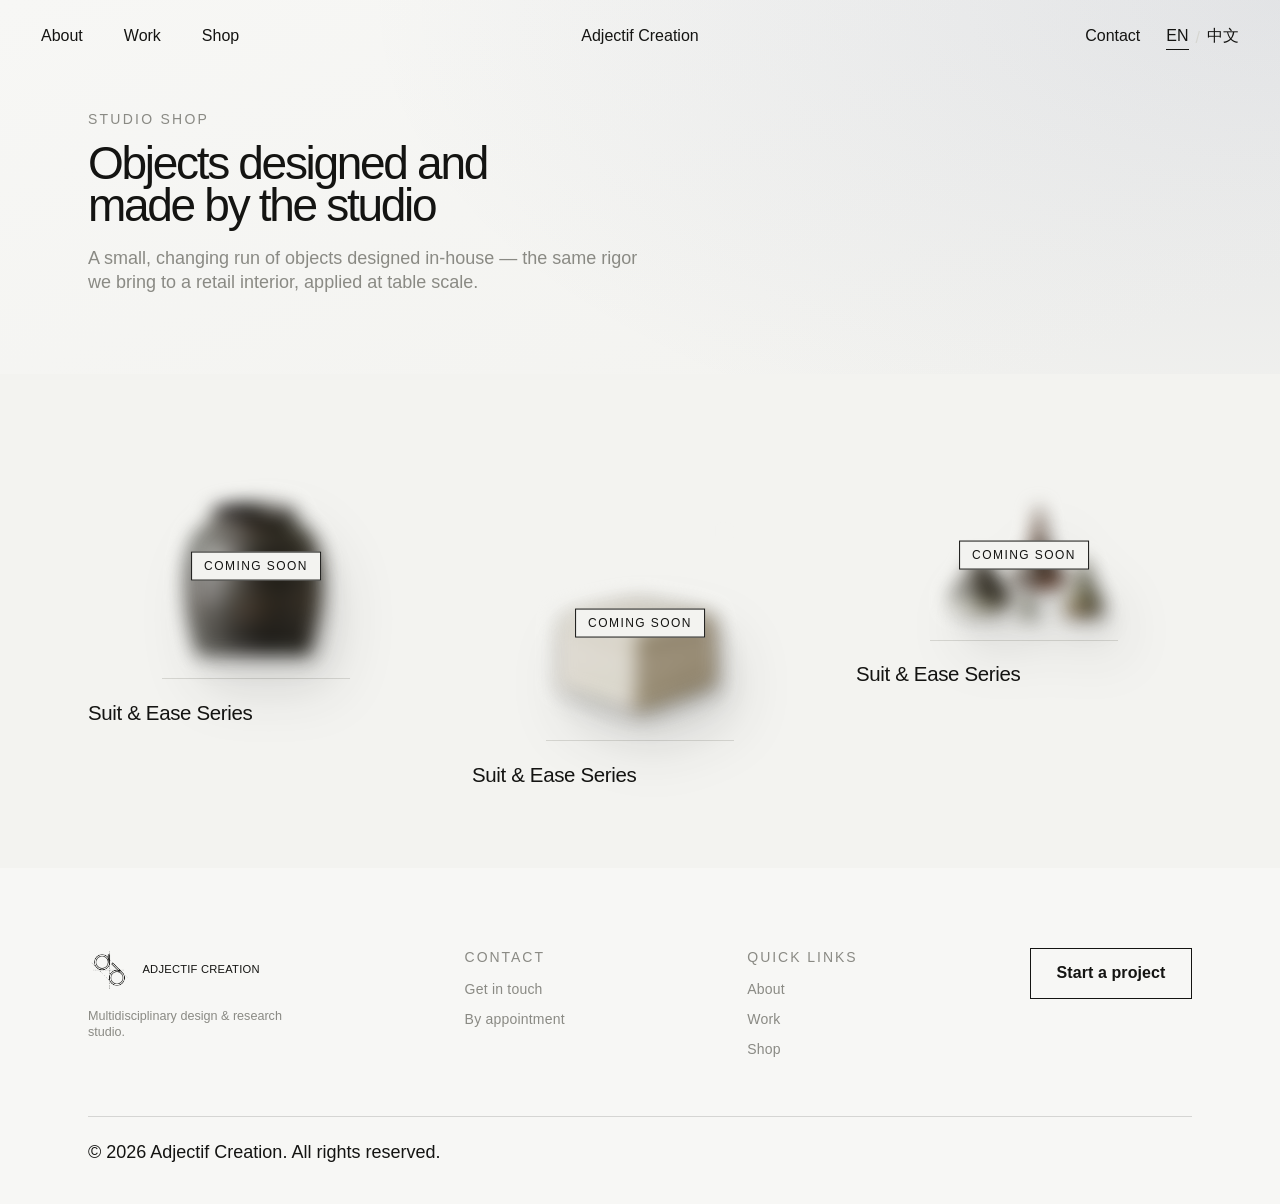
<file: shop.html>
<!doctype html>
<html lang="en">
<head>
<meta charset="UTF-8">
<meta name="viewport" content="width=device-width, initial-scale=1.0">
<title>Studio Shop — Adjectif Creation</title>
<meta name="description" content="Objects designed and made by Adjectif Creation, available directly from the studio.">
<link rel="preconnect" href="https://fonts.googleapis.com">
<link rel="preconnect" href="https://fonts.gstatic.com" crossorigin>
<link href="https://fonts.googleapis.com/css2?family=Noto+Sans+SC:wght@400;500;700&display=swap" rel="stylesheet">
<link rel="stylesheet" href="css/style.css">
<link rel="stylesheet" href="css/editorial.css">
<link rel="stylesheet" href="css/home-consistent.css">
</head>
<body>

<nav class="site-nav" id="site-nav">
  <div class="site-nav__center">
    <a href="studio.html" data-en="About" data-zh="关于">About</a>
    <a href="work.html" data-en="Work" data-zh="作品">Work</a>
    <a href="shop.html" data-en="Shop" data-zh="商店">Shop</a>
  </div>
  <a href="home.html" class="site-nav__brand">Adjectif Creation</a>
  <div class="site-nav__right">
    <a href="contact.html" class="site-nav__contact" data-en="Contact" data-zh="联系">Contact</a>
    <div class="lang-switch" role="group" aria-label="Language / 语言">
      <button type="button" class="lang-switch__option is-active" data-lang="en" aria-pressed="true">EN</button>
      <span class="lang-switch__divider" aria-hidden="true">/</span>
      <button type="button" class="lang-switch__option" data-lang="zh" aria-pressed="false">中文</button>
    </div>
  </div>
</nav>

<main>

  <div class="container page-header">
    <span class="eyebrow" data-en="Studio Shop" data-zh="工作室商店">Studio Shop</span>
    <h1 data-en="Objects designed and made by the studio" data-zh="由工作室设计并制作的作品">Objects designed and made by the studio</h1>
    <p data-en="A small, changing run of objects designed in-house — the same rigor we bring to a retail interior, applied at table scale." data-zh="一个规模小、持续更新的自有设计系列——以打造零售空间同等的严谨,应用于桌面尺度的作品。">A small, changing run of objects designed in-house — the same rigor we bring to a retail interior, applied at table scale.</p>
  </div>

  <section class="section bg-cream">
    <div class="container">
      <div class="shop-wall">

        <a href="shop/arc-vase.html" class="shop-item shop-item--soon">
          <div class="shop-item__figure">
            <img src="assets/products/arc-vase.png" alt="Arc Vase">
            <span class="coming-soon" data-en="Coming Soon" data-zh="即将上线">Coming Soon</span>
          </div>
          <span class="shop-item__shelf"></span>
          <h3 class="shop-card__name" data-en="Suit &amp; Ease Series" data-zh="Suit &amp; Ease 系列">Suit &amp; Ease Series</h3>
        </a>

        <a href="shop/studio-stool-01.html" class="shop-item shop-item--soon">
          <div class="shop-item__figure">
            <img src="assets/products/studio-stool-01.png" alt="Studio Stool 01">
            <span class="coming-soon" data-en="Coming Soon" data-zh="即将上线">Coming Soon</span>
          </div>
          <span class="shop-item__shelf"></span>
          <h3 class="shop-card__name" data-en="Suit &amp; Ease Series" data-zh="Suit &amp; Ease 系列">Suit &amp; Ease Series</h3>
        </a>

        <a href="shop/crosshair-tray.html" class="shop-item shop-item--soon">
          <div class="shop-item__figure">
            <img src="assets/products/crosshair-tray.png" alt="Crosshair Tray">
            <span class="coming-soon" data-en="Coming Soon" data-zh="即将上线">Coming Soon</span>
          </div>
          <span class="shop-item__shelf"></span>
          <h3 class="shop-card__name" data-en="Suit &amp; Ease Series" data-zh="Suit &amp; Ease 系列">Suit &amp; Ease Series</h3>
        </a>

      </div>
    </div>
  </section>

</main>

<footer class="site-footer bg-paper">
  <div class="container">
    <div class="footer-inner">
      <div class="footer-brand">
        <a href="home.html" class="logo">
          <img src="assets/logo-ink.png" alt="" class="logo__mark">
          <span class="logo__word">ADJECTIF CREATION</span>
        </a>
        <p class="footer-tagline" data-en="Multidisciplinary design &amp; research studio." data-zh="跨领域设计与研究工作室。">Multidisciplinary design &amp; research studio.</p>
      </div>

      <div class="footer-col">
        <span class="small-caps" data-en="Contact" data-zh="联系方式">Contact</span>
        <a href="contact.html" data-en="Get in touch" data-zh="联系我们">Get in touch</a>
        <p data-en="By appointment" data-zh="预约到访">By appointment</p>
      </div>

      <div class="footer-col">
        <span class="small-caps" data-en="Quick Links" data-zh="快速链接">Quick Links</span>
        <a href="studio.html" data-en="About" data-zh="关于">About</a>
        <a href="work.html" data-en="Work" data-zh="作品">Work</a>
        <a href="shop.html" data-en="Shop" data-zh="商店">Shop</a>
      </div>

      <div class="footer-cta">
        <a href="contact.html" class="btn btn--outline" data-en="Start a project" data-zh="开启合作">Start a project</a>
      </div>
    </div>

    <div class="footer-bottom">
      <p data-en="© 2026 Adjectif Creation. All rights reserved." data-zh="© 2026 Adjectif Creation. 保留所有权利。">&copy; 2026 Adjectif Creation. All rights reserved.</p>
    </div>
  </div>
</footer>
<script src="js/main.js"></script>
<script src="js/lang-switch.js"></script>
</body>
</html>
</file>
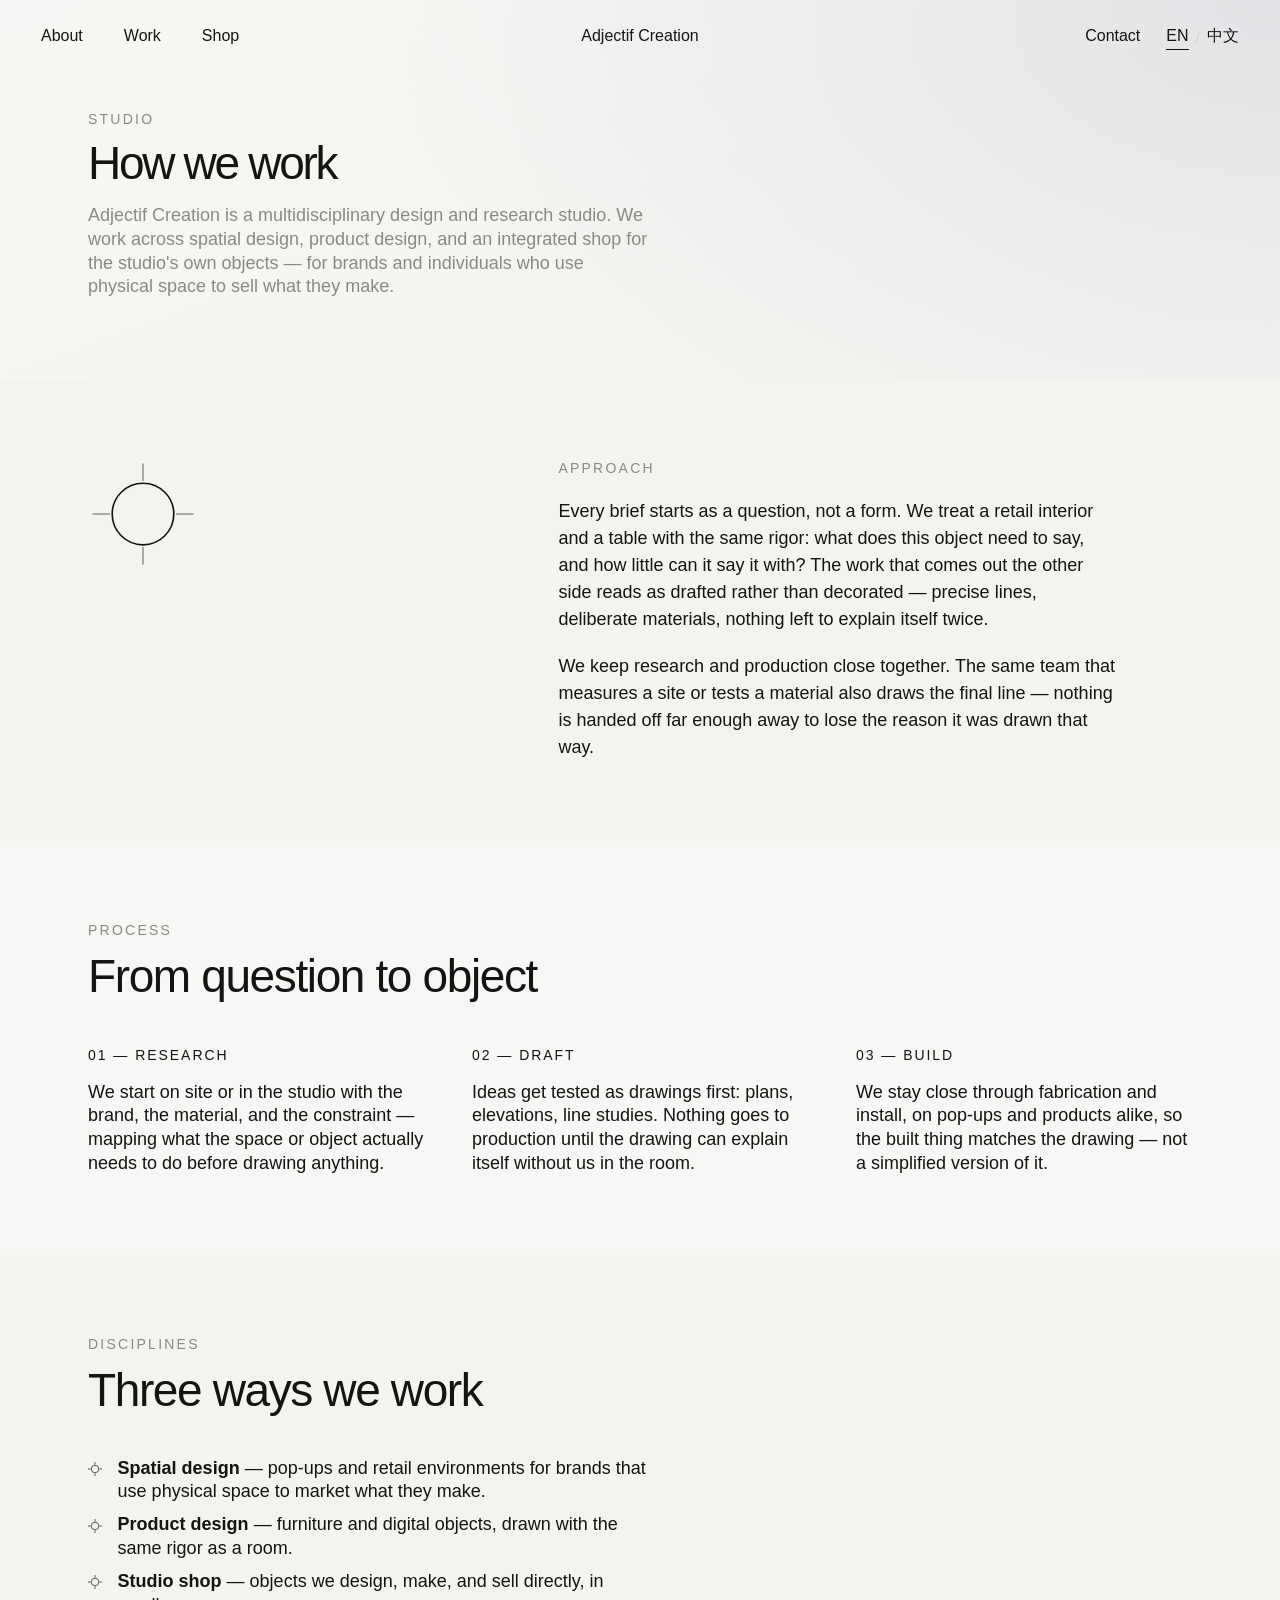
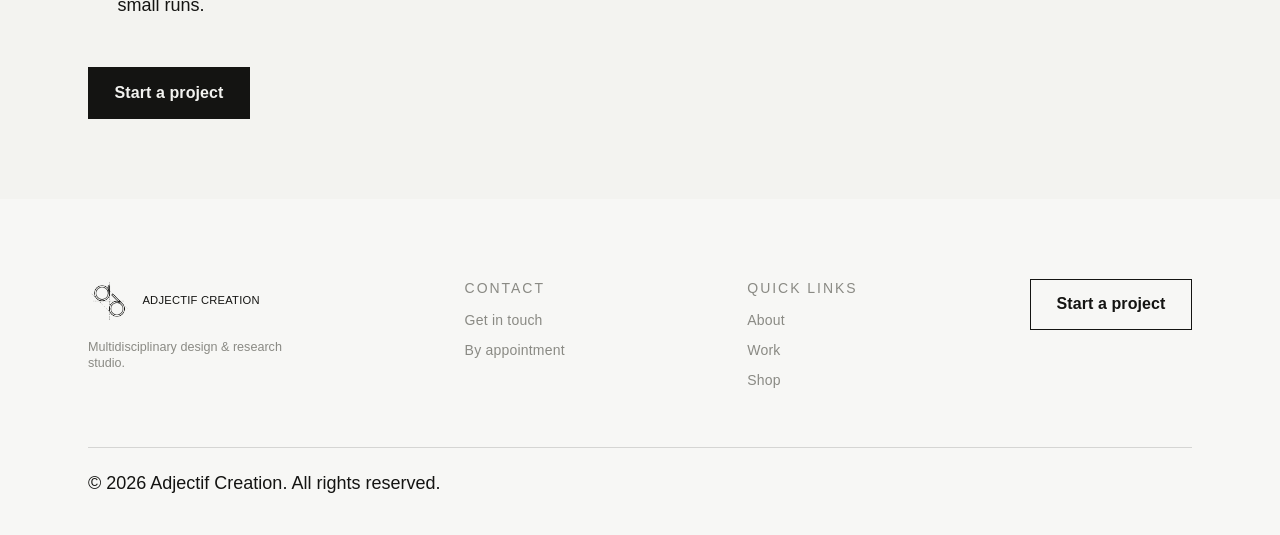
<file: studio.html>
<!doctype html>
<html lang="en">
<head>
<meta charset="UTF-8">
<meta name="viewport" content="width=device-width, initial-scale=1.0">
<title>Studio — Adjectif Creation</title>
<meta name="description" content="How Adjectif Creation works: our approach, process, and the three disciplines we work across.">
<link rel="preconnect" href="https://fonts.googleapis.com">
<link rel="preconnect" href="https://fonts.gstatic.com" crossorigin>
<link href="https://fonts.googleapis.com/css2?family=Noto+Sans+SC:wght@400;500;700&display=swap" rel="stylesheet">
<link rel="stylesheet" href="css/style.css">
<link rel="stylesheet" href="css/editorial.css">
<link rel="stylesheet" href="css/home-consistent.css">
</head>
<body>

<nav class="site-nav" id="site-nav">
  <div class="site-nav__center">
    <a href="studio.html" data-en="About" data-zh="关于">About</a>
    <a href="work.html" data-en="Work" data-zh="作品">Work</a>
    <a href="shop.html" data-en="Shop" data-zh="商店">Shop</a>
  </div>
  <a href="home.html" class="site-nav__brand">Adjectif Creation</a>
  <div class="site-nav__right">
    <a href="contact.html" class="site-nav__contact" data-en="Contact" data-zh="联系">Contact</a>
    <div class="lang-switch" role="group" aria-label="Language / 语言">
      <button type="button" class="lang-switch__option is-active" data-lang="en" aria-pressed="true">EN</button>
      <span class="lang-switch__divider" aria-hidden="true">/</span>
      <button type="button" class="lang-switch__option" data-lang="zh" aria-pressed="false">中文</button>
    </div>
  </div>
</nav>

<main>

  <div class="container page-header">
    <span class="eyebrow" data-en="Studio" data-zh="工作室">Studio</span>
    <h1 data-en="How we work" data-zh="我们如何工作">How we work</h1>
    <p data-en="Adjectif Creation is a multidisciplinary design and research studio. We work across spatial design, product design, and an integrated shop for the studio's own objects — for brands and individuals who use physical space to sell what they make." data-zh="Adjectif Creation 是一家跨领域的设计与研究工作室。我们的业务涵盖空间设计、产品设计,以及工作室自有作品的一体化商店——服务于通过实体空间销售产品的品牌与个人。">Adjectif Creation is a multidisciplinary design and research studio. We work across spatial design, product design, and an integrated shop for the studio's own objects — for brands and individuals who use physical space to sell what they make.</p>
  </div>

  <!-- APPROACH -->
  <section class="section bg-cream">
    <div class="container statement">
      <div class="statement__mark">
        <svg viewBox="0 0 100 100" fill="none">
          <circle cx="50" cy="50" r="28" stroke="var(--navy)" stroke-width="1.5"/>
          <g stroke="var(--navy)" stroke-width="1" opacity="0.6">
            <line x1="50" y1="4" x2="50" y2="20"/>
            <line x1="50" y1="80" x2="50" y2="96"/>
            <line x1="4" y1="50" x2="20" y2="50"/>
            <line x1="80" y1="50" x2="96" y2="50"/>
          </g>
        </svg>
      </div>
      <div class="statement__text">
        <span class="eyebrow" data-en="Approach" data-zh="理念">Approach</span>
        <p data-en="Every brief starts as a question, not a form. We treat a retail interior and a table with the same rigor: what does this object need to say, and how little can it say it with? The work that comes out the other side reads as drafted rather than decorated — precise lines, deliberate materials, nothing left to explain itself twice." data-zh="每一个项目都始于一个问题,而非一份表格。我们以同等的严谨对待零售空间与一张桌子:这件事物需要传达什么,又能以多简练的方式传达?最终呈现的作品读起来更像是草图,而非装饰——线条精确,材料考究,不留一丝多余的解释。">Every brief starts as a question, not a form. We treat a retail interior and a table with the same rigor: what does this object need to say, and how little can it say it with? The work that comes out the other side reads as drafted rather than decorated — precise lines, deliberate materials, nothing left to explain itself twice.</p>
        <p style="margin-top: 1.25rem;" data-en="We keep research and production close together. The same team that measures a site or tests a material also draws the final line — nothing is handed off far enough away to lose the reason it was drawn that way." data-zh="我们让研究与生产始终紧密相连。测量场地、测试材料的同一支团队,也负责绘制最终的线条——工作从不被交接到足以让人遗忘初衷的地方。">We keep research and production close together. The same team that measures a site or tests a material also draws the final line — nothing is handed off far enough away to lose the reason it was drawn that way.</p>
      </div>
    </div>
  </section>

  <!-- PROCESS -->
  <section class="section bg-paper">
    <div class="container">
      <div class="section-head">
        <span class="eyebrow" data-en="Process" data-zh="流程">Process</span>
        <h2 data-en="From question to object" data-zh="从问题到成品">From question to object</h2>
      </div>

      <div class="grid grid--3">
        <div>
          <span class="small-caps label--navy" data-en="01 — Research" data-zh="01 — 研究">01 — Research</span>
          <p style="margin-top: 0.9rem;" data-en="We start on site or in the studio with the brand, the material, and the constraint — mapping what the space or object actually needs to do before drawing anything." data-zh="我们从现场或工作室出发,研究品牌、材料与限制条件——在动笔之前,先厘清空间或物件真正需要实现的功能。">We start on site or in the studio with the brand, the material, and the constraint — mapping what the space or object actually needs to do before drawing anything.</p>
        </div>
        <div>
          <span class="small-caps label--navy" data-en="02 — Draft" data-zh="02 — 草图">02 — Draft</span>
          <p style="margin-top: 0.9rem;" data-en="Ideas get tested as drawings first: plans, elevations, line studies. Nothing goes to production until the drawing can explain itself without us in the room." data-zh="想法首先以图纸形式接受检验:平面图、立面图、线条研究。除非图纸本身足以说明一切,无需我们在场解释,否则不会进入生产。">Ideas get tested as drawings first: plans, elevations, line studies. Nothing goes to production until the drawing can explain itself without us in the room.</p>
        </div>
        <div>
          <span class="small-caps label--navy" data-en="03 — Build" data-zh="03 — 建造">03 — Build</span>
          <p style="margin-top: 0.9rem;" data-en="We stay close through fabrication and install, on pop-ups and products alike, so the built thing matches the drawing — not a simplified version of it." data-zh="无论是快闪空间还是产品,我们都全程紧跟制作与安装,确保成品与图纸一致——而非其简化版本。">We stay close through fabrication and install, on pop-ups and products alike, so the built thing matches the drawing — not a simplified version of it.</p>
        </div>
      </div>
    </div>
  </section>

  <!-- DISCIPLINES -->
  <section class="section bg-cream">
    <div class="container">
      <div class="section-head">
        <span class="eyebrow" data-en="Disciplines" data-zh="业务方向">Disciplines</span>
        <h2 data-en="Three ways we work" data-zh="我们的三种工作方式">Three ways we work</h2>
      </div>

      <ul class="list-marks" style="max-width: 56ch;">
        <li><strong data-en="Spatial design" data-zh="空间设计">Spatial design</strong> <span data-en="— pop-ups and retail environments for brands that use physical space to market what they make." data-zh="——为通过实体空间推广产品的品牌打造快闪店与零售环境。">— pop-ups and retail environments for brands that use physical space to market what they make.</span></li>
        <li><strong data-en="Product design" data-zh="产品设计">Product design</strong> <span data-en="— furniture and digital objects, drawn with the same rigor as a room." data-zh="——以设计一个房间同等的严谨,绘制家具与数字产品。">— furniture and digital objects, drawn with the same rigor as a room.</span></li>
        <li><strong data-en="Studio shop" data-zh="工作室商店">Studio shop</strong> <span data-en="— objects we design, make, and sell directly, in small runs." data-zh="——我们亲自设计、制作并直接销售的小批量作品。">— objects we design, make, and sell directly, in small runs.</span></li>
      </ul>

      <a href="contact.html" class="btn btn--primary" style="margin-top: 2.5rem;" data-en="Start a project" data-zh="开启合作">Start a project</a>
    </div>
  </section>

</main>

<footer class="site-footer bg-paper">
  <div class="container">
    <div class="footer-inner">
      <div class="footer-brand">
        <a href="home.html" class="logo">
          <img src="assets/logo-ink.png" alt="" class="logo__mark">
          <span class="logo__word">ADJECTIF CREATION</span>
        </a>
        <p class="footer-tagline" data-en="Multidisciplinary design &amp; research studio." data-zh="跨领域设计与研究工作室。">Multidisciplinary design &amp; research studio.</p>
      </div>

      <div class="footer-col">
        <span class="small-caps" data-en="Contact" data-zh="联系方式">Contact</span>
        <a href="contact.html" data-en="Get in touch" data-zh="联系我们">Get in touch</a>
        <p data-en="By appointment" data-zh="预约到访">By appointment</p>
      </div>

      <div class="footer-col">
        <span class="small-caps" data-en="Quick Links" data-zh="快速链接">Quick Links</span>
        <a href="studio.html" data-en="About" data-zh="关于">About</a>
        <a href="work.html" data-en="Work" data-zh="作品">Work</a>
        <a href="shop.html" data-en="Shop" data-zh="商店">Shop</a>
      </div>

      <div class="footer-cta">
        <a href="contact.html" class="btn btn--outline" data-en="Start a project" data-zh="开启合作">Start a project</a>
      </div>
    </div>

    <div class="footer-bottom">
      <p data-en="© 2026 Adjectif Creation. All rights reserved." data-zh="© 2026 Adjectif Creation. 保留所有权利。">&copy; 2026 Adjectif Creation. All rights reserved.</p>
    </div>
  </div>
</footer>
<script src="js/main.js"></script>
<script src="js/lang-switch.js"></script>
</body>
</html>
</file>
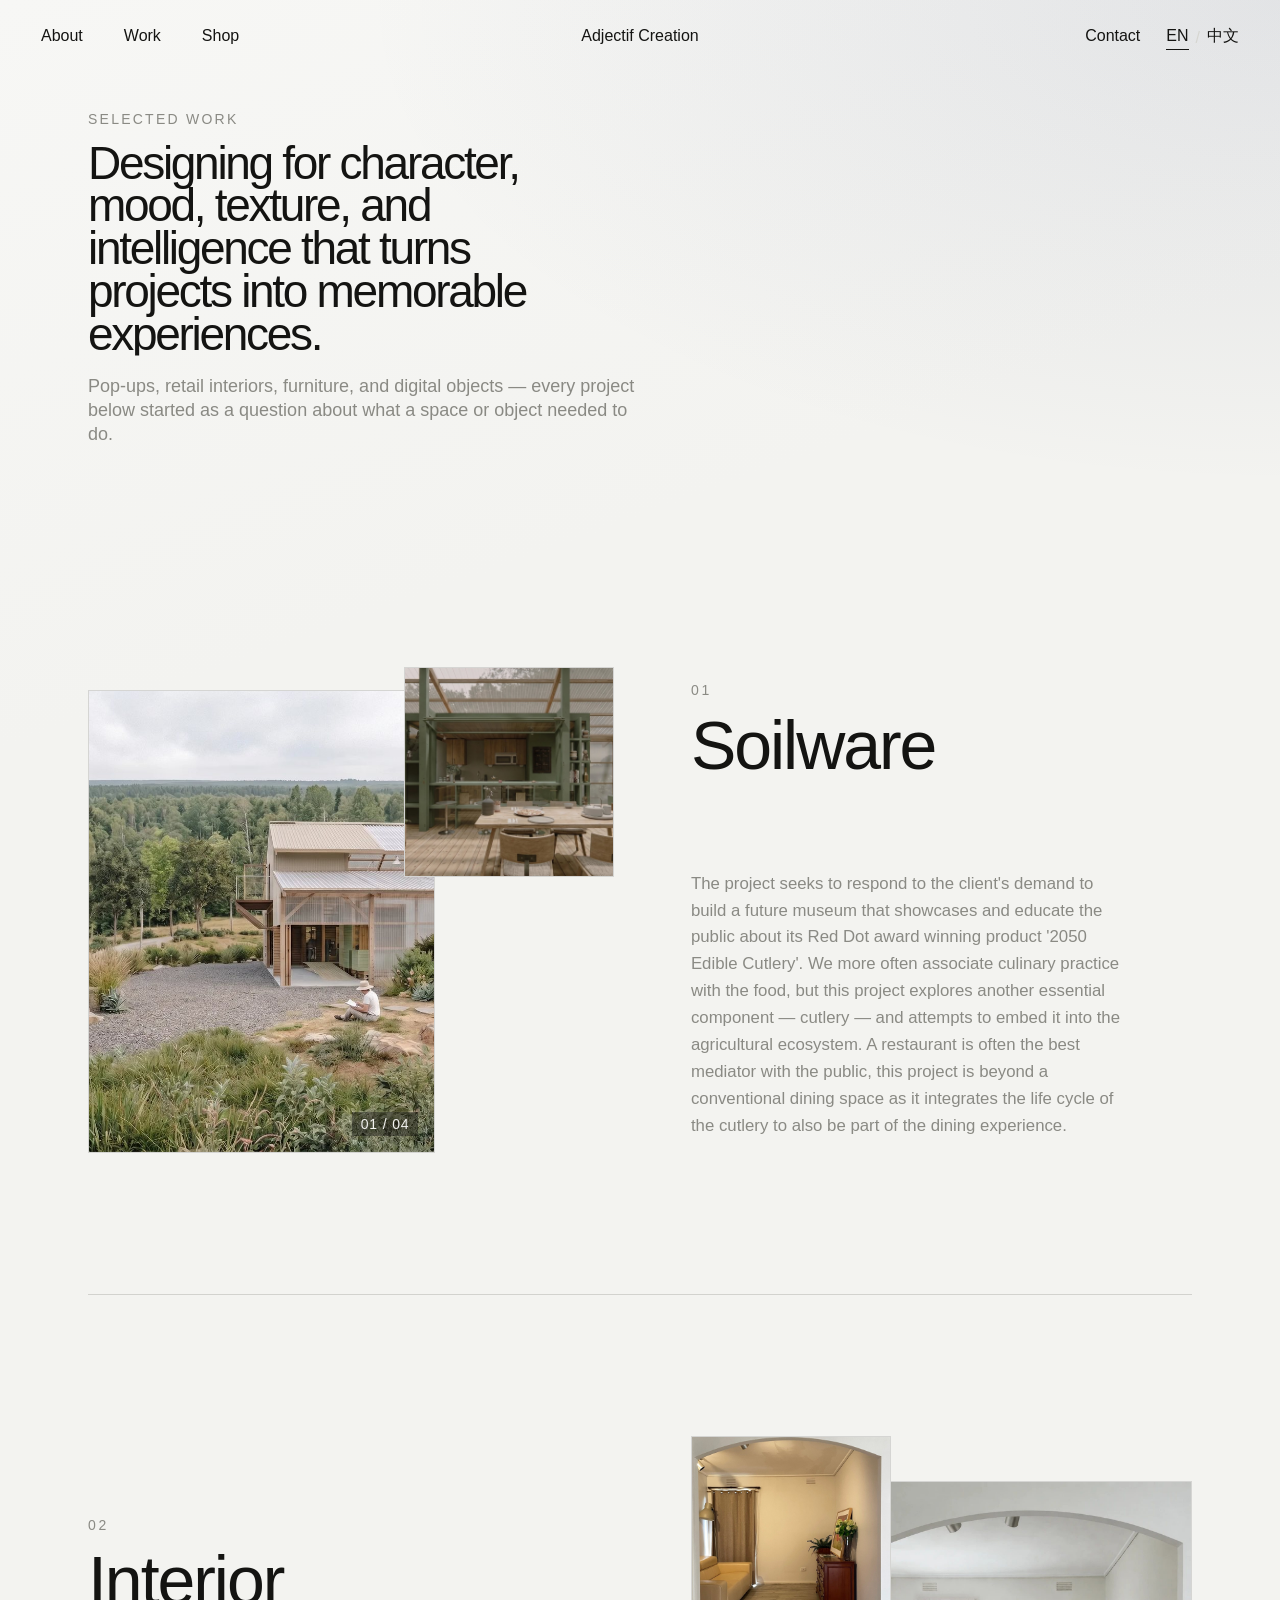
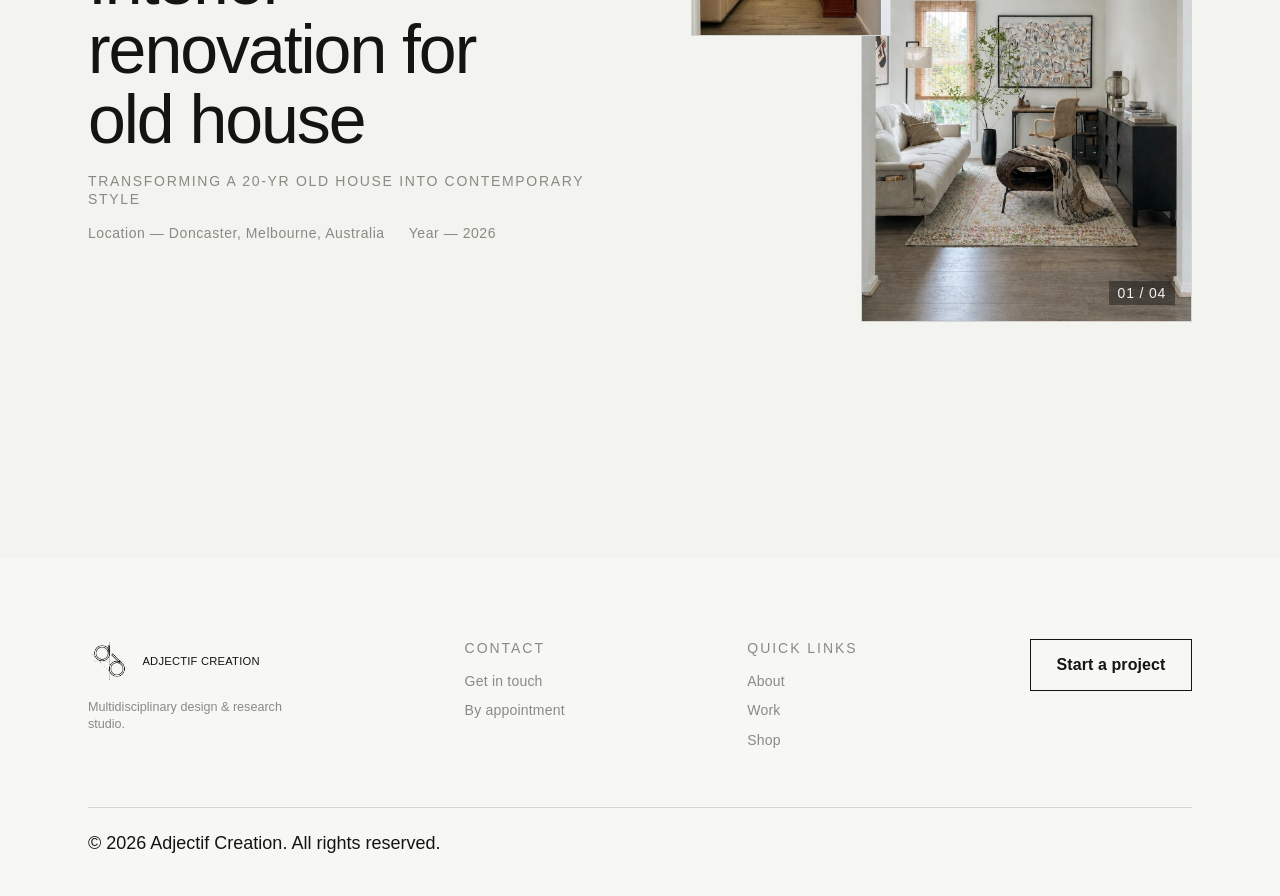
<file: work.html>
<!doctype html>
<html lang="en">
<head>
<meta charset="UTF-8">
<meta name="viewport" content="width=device-width, initial-scale=1.0">
<title>Selected Work — Adjectif Creation</title>
<meta name="description" content="Selected work from Adjectif Creation across spatial and product design.">
<link rel="preconnect" href="https://fonts.googleapis.com">
<link rel="preconnect" href="https://fonts.gstatic.com" crossorigin>
<link href="https://fonts.googleapis.com/css2?family=Noto+Sans+SC:wght@400;500;700&display=swap" rel="stylesheet">
<link rel="stylesheet" href="css/style.css">
<link rel="stylesheet" href="css/editorial.css">
<link rel="stylesheet" href="css/motion.css">
<link rel="stylesheet" href="css/work-editorial.css">
<link rel="stylesheet" href="css/home-consistent.css">
</head>
<body class="work-editorial">

<nav class="site-nav" id="site-nav">
  <div class="site-nav__center">
    <a href="studio.html" data-en="About" data-zh="关于">About</a>
    <a href="work.html" data-en="Work" data-zh="作品">Work</a>
    <a href="shop.html" data-en="Shop" data-zh="商店">Shop</a>
  </div>
  <a href="home.html" class="site-nav__brand">Adjectif Creation</a>
  <div class="site-nav__right">
    <a href="contact.html" class="site-nav__contact" data-en="Contact" data-zh="联系">Contact</a>
    <div class="lang-switch" role="group" aria-label="Language / 语言">
      <button type="button" class="lang-switch__option is-active" data-lang="en" aria-pressed="true">EN</button>
      <span class="lang-switch__divider" aria-hidden="true">/</span>
      <button type="button" class="lang-switch__option" data-lang="zh" aria-pressed="false">中文</button>
    </div>
  </div>
</nav>

<main>

  <div class="container page-header">
    <span class="eyebrow reveal" data-en="Selected Work" data-zh="精选作品">Selected Work</span>
    <h1 class="reveal-wipe"><span class="reveal-wipe__inner" data-en="Designing for character, mood, texture, and intelligence that turns projects into memorable experiences." data-zh="赋予项目独特的性格、情绪、质感与智慧，将其转化为过目难忘的体验。">Designing for character, mood, texture, and intelligence that turns projects into memorable experiences.</span></h1>
    <p class="reveal" data-en="Pop-ups, retail interiors, furniture, and digital objects — every project below started as a question about what a space or object needed to do." data-zh="快闪店、零售室内空间、家具与数字产品——以下每个项目都始于同一个问题:这个空间或物件需要实现什么。">Pop-ups, retail interiors, furniture, and digital objects — every project below started as a question about what a space or object needed to do.</p>
  </div>

  <div class="project-list">

    <!-- 01 — SOILWARE -->
    <section class="project reveal-group" id="project-soilware">
      <div class="project__text">
        <span class="project__number reveal">01</span>
        <h2 class="project__name reveal-wipe"><span class="reveal-wipe__inner">Soilware</span></h2>
        <span class="project__tagline reveal" data-en="a circular dining museum of cutlery" data-zh="循环餐饮餐具博物馆">a circular dining museum of cutlery</span>
        <div class="project__meta reveal">
          <span data-en="Location — Yarra Valley, Victoria, Australia" data-zh="地点:澳大利亚维多利亚州雅拉河谷 (Yarra Valley, Victoria, Australia)">Location — Yarra Valley, Victoria, Australia</span>
          <span data-en="Year — 2025" data-zh="年份:2025年">Year — 2025</span>
        </div>
        <p class="project__description reveal" data-en="The project seeks to respond to the client's demand to build a future museum that showcases and educate the public about its Red Dot award winning product '2050 Edible Cutlery'. We more often associate culinary practice with the food, but this project explores another essential component — cutlery — and attempts to embed it into the agricultural ecosystem. A restaurant is often the best mediator with the public, this project is beyond a conventional dining space as it integrates the life cycle of the cutlery to also be part of the dining experience." data-zh="本项目旨在回应客户的诉求——打造一座面向未来的博物馆，用于展示其荣获红点奖的&quot;2050可食用餐具&quot;并对公众开展相关科普教育。人们通常将餐饮体验归因于食物本身，但本项目探索了另一个至关重要的组成部分——餐具，并尝试将其无缝融入农业生态系统之中。餐厅往往是连接公众的最佳媒介，本项目超越了传统的用餐空间形态，将餐具的全生命周期融为餐饮体验的一部分。">The project seeks to respond to the client's demand to build a future museum that showcases and educate the public about its Red Dot award winning product '2050 Edible Cutlery'. We more often associate culinary practice with the food, but this project explores another essential component — cutlery — and attempts to embed it into the agricultural ecosystem. A restaurant is often the best mediator with the public, this project is beyond a conventional dining space as it integrates the life cycle of the cutlery to also be part of the dining experience.</p>
      </div>

      <div class="project__images">
        <div class="project__image project__image--small reveal reveal--left">
          <img src="assets/work/nordfolk-counter.jpg" alt="Nordfolk — dining counter and kitchen beneath the greenhouse-style roof">
        </div>

        <div class="project__image project__image--large reveal reveal--right" data-gallery tabindex="0" role="button" aria-label="Open Soilware photo gallery">
          <div class="project__gallery-track">
            <div class="project__gallery-slide is-active">
              <img src="assets/work/nordfolk.jpg" alt="Nordfolk — timber-framed pop-up retail install set against a wooded site">
            </div>
            <div class="project__gallery-slide">
              <img src="assets/work/nordfolk-dining.jpg" alt="Nordfolk — communal dining table with kitchen counter beyond">
            </div>
            <div class="project__gallery-slide">
              <img src="assets/work/nordfolk-reading-room.jpg" alt="Nordfolk — reading nook with built-in bookshelves and sliding glass doors">
            </div>
            <div class="project__gallery-slide">
              <img src="assets/work/nordfolk-courtyard.jpg" alt="Nordfolk — tea table beside an open-air courtyard with planting">
            </div>
          </div>
          <button class="project__gallery-next" type="button" aria-label="Next photo">
            <svg viewBox="0 0 24 24" fill="none" aria-hidden="true"><path d="M9 5l7 7-7 7" stroke="currentColor" stroke-width="1.5" stroke-linecap="round" stroke-linejoin="round"/></svg>
          </button>
          <span class="project__gallery-counter">01 / 04</span>
        </div>
      </div>
    </section>

    <!-- 02 — INTERIOR RENOVATION FOR OLD HOUSE -->
    <section class="project reveal-group" id="project-old-house-renovation">
      <div class="project__text">
        <span class="project__number reveal">02</span>
        <h2 class="project__name reveal-wipe"><span class="reveal-wipe__inner" data-en="Interior renovation for old house" data-zh="二十年老宅室内翻新">Interior renovation for old house</span></h2>
        <span class="project__tagline reveal" data-en="transforming a 20-yr old house into contemporary style" data-zh="20年房龄住宅的现代风貌重塑">transforming a 20-yr old house into contemporary style</span>
        <div class="project__meta reveal">
          <span data-en="Location — Doncaster, Melbourne, Australia" data-zh="地点:澳大利亚墨尔本唐卡斯特 (Doncaster, Melbourne, Australia)">Location — Doncaster, Melbourne, Australia</span>
          <span data-en="Year — 2026" data-zh="年份:2026年">Year — 2026</span>
        </div>
      </div>

      <div class="project__images">
        <div class="project__image project__image--small reveal reveal--left">
          <img src="assets/work/mono-studio-hallway.jpg" alt="Mono Studio — archway leading to a seating area, with a dresser display in the foreground">
        </div>

        <div class="project__image project__image--large reveal reveal--right" data-gallery tabindex="0" role="button" aria-label="Open old house renovation photo gallery">
          <div class="project__gallery-track">
            <div class="project__gallery-slide is-active">
              <img src="assets/work/mono-studio.jpg" alt="Mono Studio — flagship interior with custom desk, seating, and signage-as-furniture">
            </div>
            <div class="project__gallery-slide">
              <img src="assets/work/mono-studio-dining.jpg" alt="Mono Studio — dining area with cane-back chairs and a glass pendant light">
            </div>
            <div class="project__gallery-slide">
              <img src="assets/work/mono-studio-kitchen.jpg" alt="Mono Studio — kitchen counter and seating nook with a woven pendant light">
            </div>
            <div class="project__gallery-slide">
              <img src="assets/work/mono-studio-livingroom.jpg" alt="Mono Studio — living area with round pendant light and dark round coffee table">
            </div>
          </div>
          <button class="project__gallery-next" type="button" aria-label="Next photo">
            <svg viewBox="0 0 24 24" fill="none" aria-hidden="true"><path d="M9 5l7 7-7 7" stroke="currentColor" stroke-width="1.5" stroke-linecap="round" stroke-linejoin="round"/></svg>
          </button>
          <span class="project__gallery-counter">01 / 04</span>
        </div>
      </div>
    </section>

  </div>

</main>

<footer class="site-footer bg-paper">
  <div class="container">
    <div class="footer-inner">
      <div class="footer-brand">
        <a href="home.html" class="logo">
          <img src="assets/logo-ink.png" alt="" class="logo__mark">
          <span class="logo__word">ADJECTIF CREATION</span>
        </a>
        <p class="footer-tagline" data-en="Multidisciplinary design &amp; research studio." data-zh="跨领域设计与研究工作室。">Multidisciplinary design &amp; research studio.</p>
      </div>

      <div class="footer-col">
        <span class="small-caps" data-en="Contact" data-zh="联系方式">Contact</span>
        <a href="contact.html" data-en="Get in touch" data-zh="联系我们">Get in touch</a>
        <p data-en="By appointment" data-zh="预约到访">By appointment</p>
      </div>

      <div class="footer-col">
        <span class="small-caps" data-en="Quick Links" data-zh="快速链接">Quick Links</span>
        <a href="studio.html" data-en="About" data-zh="关于">About</a>
        <a href="work.html" data-en="Work" data-zh="作品">Work</a>
        <a href="shop.html" data-en="Shop" data-zh="商店">Shop</a>
      </div>

      <div class="footer-cta">
        <a href="contact.html" class="btn btn--outline" data-en="Start a project" data-zh="开启合作">Start a project</a>
      </div>
    </div>

    <div class="footer-bottom">
      <p data-en="© 2026 Adjectif Creation. All rights reserved." data-zh="© 2026 Adjectif Creation. 保留所有权利。">&copy; 2026 Adjectif Creation. All rights reserved.</p>
    </div>
  </div>
</footer>

<div class="lightbox" id="lightbox" aria-hidden="true">
  <button class="lightbox__close" type="button" aria-label="Close" data-en="Close" data-zh="关闭">Close</button>
  <div class="lightbox__stage">
    <div class="lightbox__slides"></div>
    <button class="lightbox__prev" type="button" aria-label="Previous photo">
      <svg viewBox="0 0 24 24" fill="none" aria-hidden="true"><path d="M15 5l-7 7 7 7" stroke="currentColor" stroke-width="1.5" stroke-linecap="round" stroke-linejoin="round"/></svg>
    </button>
    <button class="lightbox__next" type="button" aria-label="Next photo">
      <svg viewBox="0 0 24 24" fill="none" aria-hidden="true"><path d="M9 5l7 7-7 7" stroke="currentColor" stroke-width="1.5" stroke-linecap="round" stroke-linejoin="round"/></svg>
    </button>
    <span class="lightbox__counter">01 / 04</span>
  </div>
</div>

<script src="js/main.js"></script>
<script src="js/motion.js"></script>
<script src="js/work-gallery.js"></script>
<script src="js/lang-switch.js"></script>
</body>
</html>
</file>
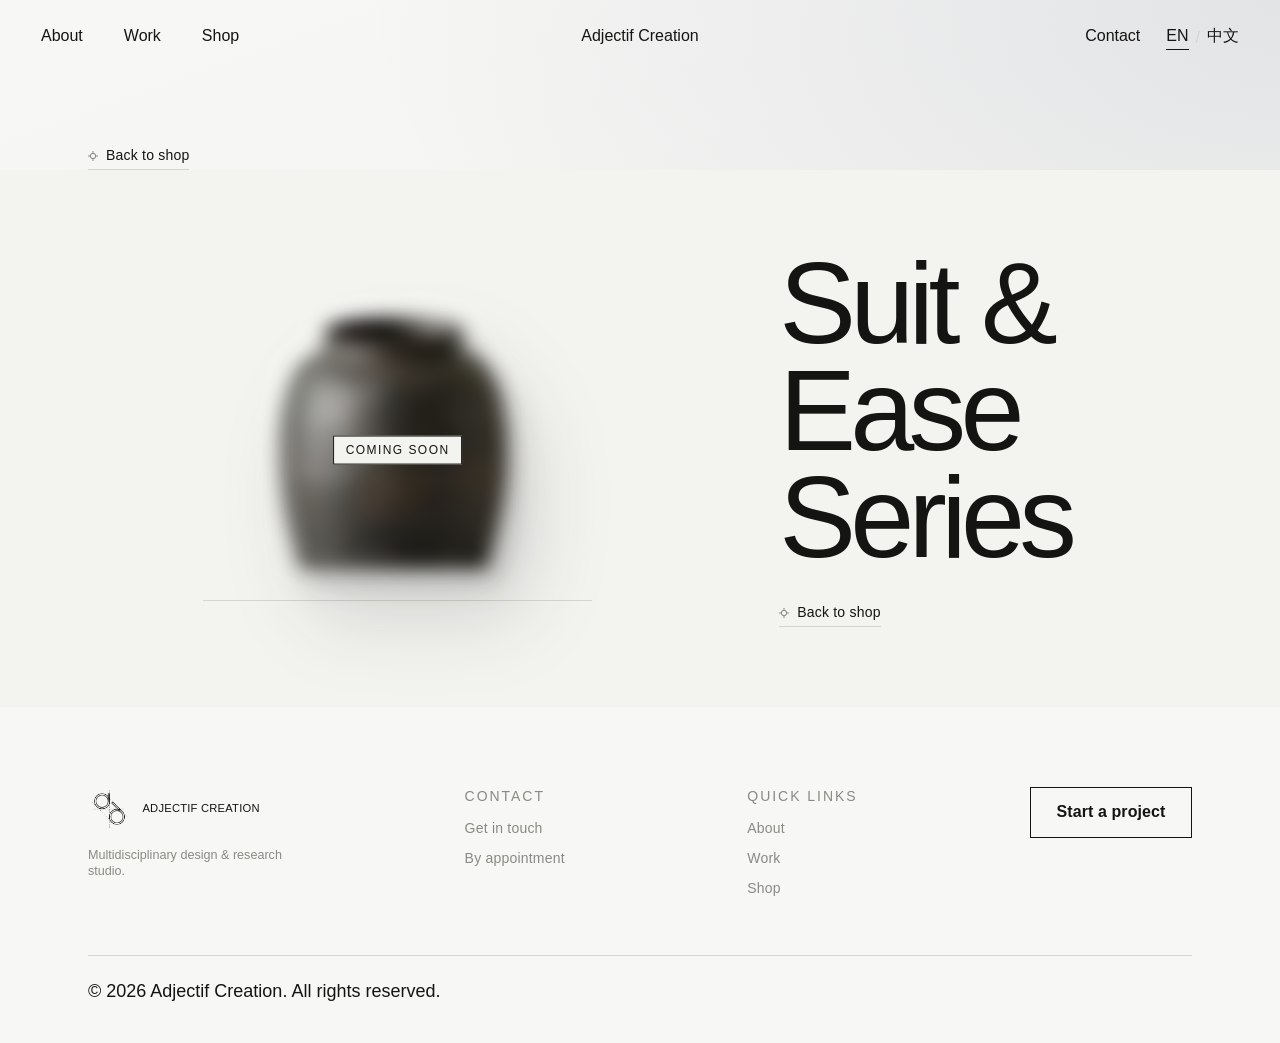
<file: shop/arc-vase.html>
<!doctype html>
<html lang="en">
<head>
<meta charset="UTF-8">
<meta name="viewport" content="width=device-width, initial-scale=1.0">
<title>Suit &amp; Ease Series — Adjectif Creation Shop</title>
<meta name="description" content="Suit &amp; Ease Series — coming soon from Adjectif Creation.">
<link rel="preconnect" href="https://fonts.googleapis.com">
<link rel="preconnect" href="https://fonts.gstatic.com" crossorigin>
<link href="https://fonts.googleapis.com/css2?family=Noto+Sans+SC:wght@400;500;700&display=swap" rel="stylesheet">
<link rel="stylesheet" href="../css/style.css">
<link rel="stylesheet" href="../css/editorial.css">
<link rel="stylesheet" href="../css/home-consistent.css">
</head>
<body>

<nav class="site-nav" id="site-nav">
  <div class="site-nav__center">
    <a href="../studio.html" data-en="About" data-zh="关于">About</a>
    <a href="../work.html" data-en="Work" data-zh="作品">Work</a>
    <a href="../shop.html" data-en="Shop" data-zh="商店">Shop</a>
  </div>
  <a href="../home.html" class="site-nav__brand">Adjectif Creation</a>
  <div class="site-nav__right">
    <a href="../contact.html" class="site-nav__contact" data-en="Contact" data-zh="联系">Contact</a>
    <div class="lang-switch" role="group" aria-label="Language / 语言">
      <button type="button" class="lang-switch__option is-active" data-lang="en" aria-pressed="true">EN</button>
      <span class="lang-switch__divider" aria-hidden="true">/</span>
      <button type="button" class="lang-switch__option" data-lang="zh" aria-pressed="false">中文</button>
    </div>
  </div>
</nav>

<main>

  <div class="container page-offset">
    <a href="../shop.html" class="view-all"><span class="mark mark--sm"></span><span data-en="Back to shop" data-zh="返回商店">Back to shop</span></a>
  </div>

  <section class="section bg-cream">
    <div class="container product-detail product-detail--soon">
    <div class="product-detail__figure">
      <img src="../assets/products/arc-vase.png" alt="Arc Vase">
      <span class="coming-soon" data-en="Coming Soon" data-zh="即将上线">Coming Soon</span>
      <span class="product-detail__shelf"></span>
    </div>
    <div>
      <h1 data-en="Suit &amp; Ease Series" data-zh="Suit &amp; Ease 系列">Suit &amp; Ease Series</h1>
      <a href="../shop.html" class="view-all" style="margin-top: 2rem;"><span class="mark mark--sm"></span><span data-en="Back to shop" data-zh="返回商店">Back to shop</span></a>
    </div>
    </div>
  </section>

</main>

<footer class="site-footer bg-paper">
  <div class="container">
    <div class="footer-inner">
      <div class="footer-brand">
        <a href="../home.html" class="logo">
          <img src="../assets/logo-ink.png" alt="" class="logo__mark">
          <span class="logo__word">ADJECTIF CREATION</span>
        </a>
        <p class="footer-tagline" data-en="Multidisciplinary design &amp; research studio." data-zh="跨领域设计与研究工作室。">Multidisciplinary design &amp; research studio.</p>
      </div>

      <div class="footer-col">
        <span class="small-caps" data-en="Contact" data-zh="联系方式">Contact</span>
        <a href="contact.html" data-en="Get in touch" data-zh="联系我们">Get in touch</a>
        <p data-en="By appointment" data-zh="预约到访">By appointment</p>
      </div>

      <div class="footer-col">
        <span class="small-caps" data-en="Quick Links" data-zh="快速链接">Quick Links</span>
        <a href="../studio.html" data-en="About" data-zh="关于">About</a>
        <a href="../work.html" data-en="Work" data-zh="作品">Work</a>
        <a href="../shop.html" data-en="Shop" data-zh="商店">Shop</a>
      </div>

      <div class="footer-cta">
        <a href="../contact.html" class="btn btn--outline" data-en="Start a project" data-zh="开启合作">Start a project</a>
      </div>
    </div>

    <div class="footer-bottom">
      <p data-en="© 2026 Adjectif Creation. All rights reserved." data-zh="© 2026 Adjectif Creation. 保留所有权利。">&copy; 2026 Adjectif Creation. All rights reserved.</p>
    </div>
  </div>
</footer>
<script src="../js/main.js"></script>
<script src="../js/lang-switch.js"></script>
</body>
</html>
</file>
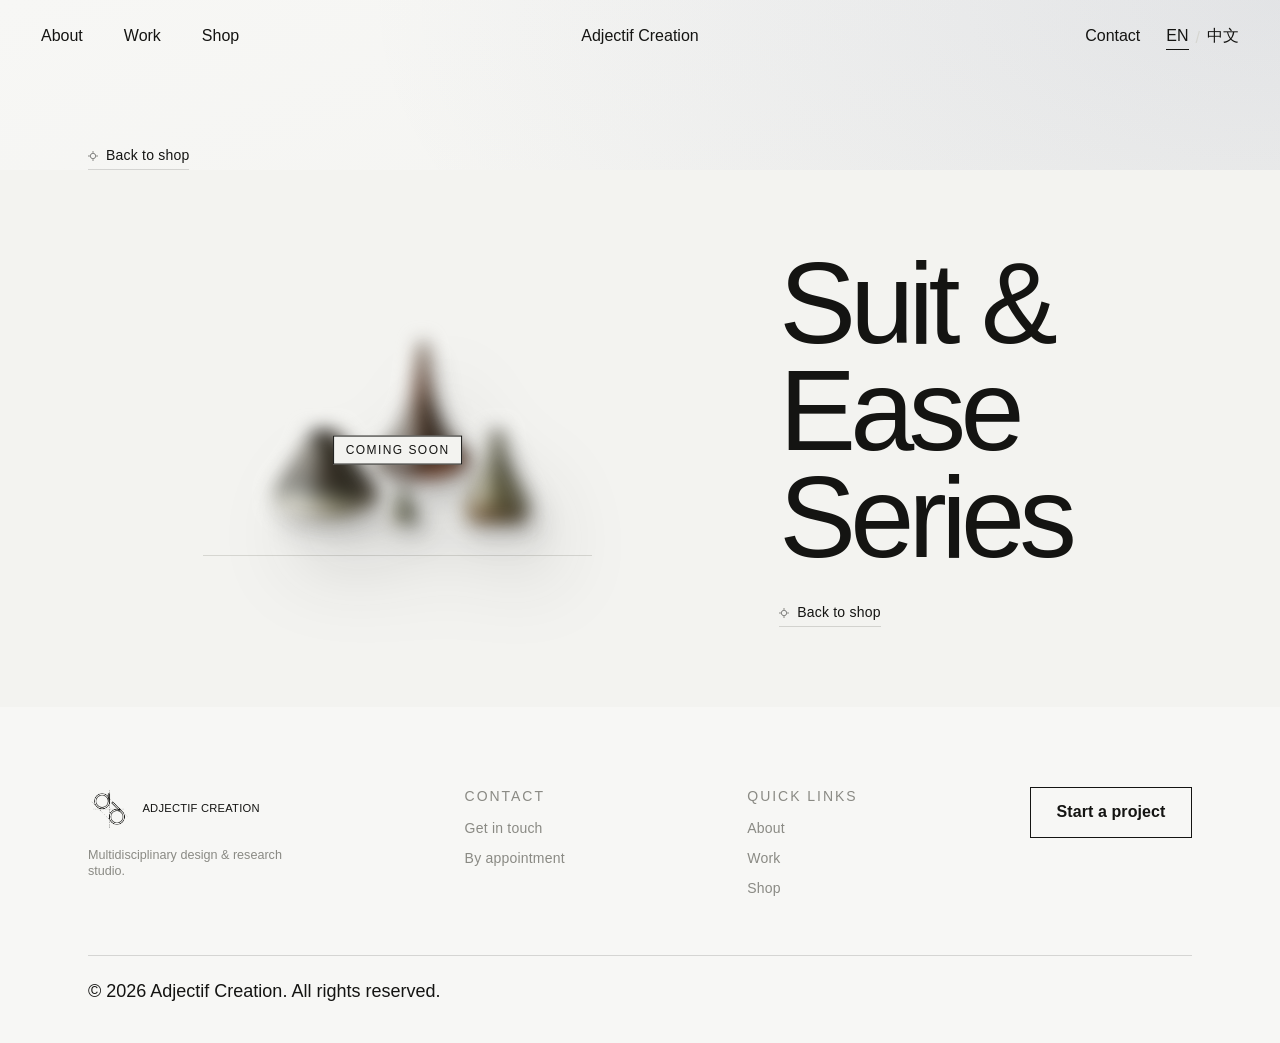
<file: shop/crosshair-tray.html>
<!doctype html>
<html lang="en">
<head>
<meta charset="UTF-8">
<meta name="viewport" content="width=device-width, initial-scale=1.0">
<title>Suit &amp; Ease Series — Adjectif Creation Shop</title>
<meta name="description" content="Suit &amp; Ease Series — coming soon from Adjectif Creation.">
<link rel="preconnect" href="https://fonts.googleapis.com">
<link rel="preconnect" href="https://fonts.gstatic.com" crossorigin>
<link href="https://fonts.googleapis.com/css2?family=Noto+Sans+SC:wght@400;500;700&display=swap" rel="stylesheet">
<link rel="stylesheet" href="../css/style.css">
<link rel="stylesheet" href="../css/editorial.css">
<link rel="stylesheet" href="../css/home-consistent.css">
</head>
<body>

<nav class="site-nav" id="site-nav">
  <div class="site-nav__center">
    <a href="../studio.html" data-en="About" data-zh="关于">About</a>
    <a href="../work.html" data-en="Work" data-zh="作品">Work</a>
    <a href="../shop.html" data-en="Shop" data-zh="商店">Shop</a>
  </div>
  <a href="../home.html" class="site-nav__brand">Adjectif Creation</a>
  <div class="site-nav__right">
    <a href="../contact.html" class="site-nav__contact" data-en="Contact" data-zh="联系">Contact</a>
    <div class="lang-switch" role="group" aria-label="Language / 语言">
      <button type="button" class="lang-switch__option is-active" data-lang="en" aria-pressed="true">EN</button>
      <span class="lang-switch__divider" aria-hidden="true">/</span>
      <button type="button" class="lang-switch__option" data-lang="zh" aria-pressed="false">中文</button>
    </div>
  </div>
</nav>

<main>

  <div class="container page-offset">
    <a href="../shop.html" class="view-all"><span class="mark mark--sm"></span><span data-en="Back to shop" data-zh="返回商店">Back to shop</span></a>
  </div>

  <section class="section bg-cream">
    <div class="container product-detail product-detail--soon">
    <div class="product-detail__figure">
      <img src="../assets/products/crosshair-tray.png" alt="Crosshair Tray">
      <span class="coming-soon" data-en="Coming Soon" data-zh="即将上线">Coming Soon</span>
      <span class="product-detail__shelf"></span>
    </div>
    <div>
      <h1 data-en="Suit &amp; Ease Series" data-zh="Suit &amp; Ease 系列">Suit &amp; Ease Series</h1>
      <a href="../shop.html" class="view-all" style="margin-top: 2rem;"><span class="mark mark--sm"></span><span data-en="Back to shop" data-zh="返回商店">Back to shop</span></a>
    </div>
    </div>
  </section>

</main>

<footer class="site-footer bg-paper">
  <div class="container">
    <div class="footer-inner">
      <div class="footer-brand">
        <a href="../home.html" class="logo">
          <img src="../assets/logo-ink.png" alt="" class="logo__mark">
          <span class="logo__word">ADJECTIF CREATION</span>
        </a>
        <p class="footer-tagline" data-en="Multidisciplinary design &amp; research studio." data-zh="跨领域设计与研究工作室。">Multidisciplinary design &amp; research studio.</p>
      </div>

      <div class="footer-col">
        <span class="small-caps" data-en="Contact" data-zh="联系方式">Contact</span>
        <a href="contact.html" data-en="Get in touch" data-zh="联系我们">Get in touch</a>
        <p data-en="By appointment" data-zh="预约到访">By appointment</p>
      </div>

      <div class="footer-col">
        <span class="small-caps" data-en="Quick Links" data-zh="快速链接">Quick Links</span>
        <a href="../studio.html" data-en="About" data-zh="关于">About</a>
        <a href="../work.html" data-en="Work" data-zh="作品">Work</a>
        <a href="../shop.html" data-en="Shop" data-zh="商店">Shop</a>
      </div>

      <div class="footer-cta">
        <a href="../contact.html" class="btn btn--outline" data-en="Start a project" data-zh="开启合作">Start a project</a>
      </div>
    </div>

    <div class="footer-bottom">
      <p data-en="© 2026 Adjectif Creation. All rights reserved." data-zh="© 2026 Adjectif Creation. 保留所有权利。">&copy; 2026 Adjectif Creation. All rights reserved.</p>
    </div>
  </div>
</footer>
<script src="../js/main.js"></script>
<script src="../js/lang-switch.js"></script>
</body>
</html>
</file>
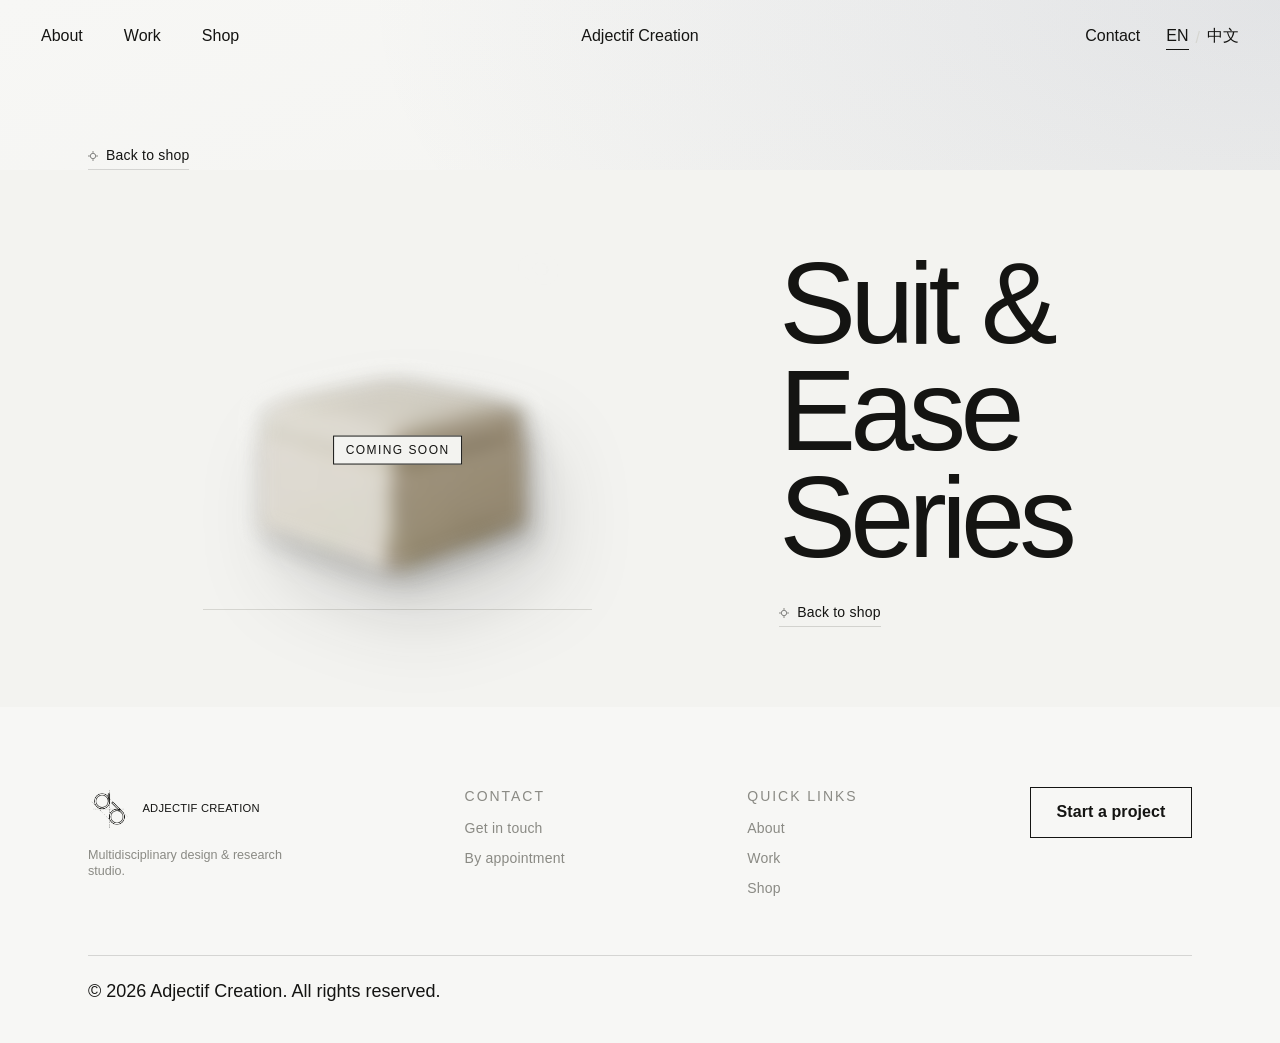
<file: shop/studio-stool-01.html>
<!doctype html>
<html lang="en">
<head>
<meta charset="UTF-8">
<meta name="viewport" content="width=device-width, initial-scale=1.0">
<title>Suit &amp; Ease Series — Adjectif Creation Shop</title>
<meta name="description" content="Suit &amp; Ease Series — coming soon from Adjectif Creation.">
<link rel="preconnect" href="https://fonts.googleapis.com">
<link rel="preconnect" href="https://fonts.gstatic.com" crossorigin>
<link href="https://fonts.googleapis.com/css2?family=Noto+Sans+SC:wght@400;500;700&display=swap" rel="stylesheet">
<link rel="stylesheet" href="../css/style.css">
<link rel="stylesheet" href="../css/editorial.css">
<link rel="stylesheet" href="../css/home-consistent.css">
</head>
<body>

<nav class="site-nav" id="site-nav">
  <div class="site-nav__center">
    <a href="../studio.html" data-en="About" data-zh="关于">About</a>
    <a href="../work.html" data-en="Work" data-zh="作品">Work</a>
    <a href="../shop.html" data-en="Shop" data-zh="商店">Shop</a>
  </div>
  <a href="../home.html" class="site-nav__brand">Adjectif Creation</a>
  <div class="site-nav__right">
    <a href="../contact.html" class="site-nav__contact" data-en="Contact" data-zh="联系">Contact</a>
    <div class="lang-switch" role="group" aria-label="Language / 语言">
      <button type="button" class="lang-switch__option is-active" data-lang="en" aria-pressed="true">EN</button>
      <span class="lang-switch__divider" aria-hidden="true">/</span>
      <button type="button" class="lang-switch__option" data-lang="zh" aria-pressed="false">中文</button>
    </div>
  </div>
</nav>

<main>

  <div class="container page-offset">
    <a href="../shop.html" class="view-all"><span class="mark mark--sm"></span><span data-en="Back to shop" data-zh="返回商店">Back to shop</span></a>
  </div>

  <section class="section bg-cream">
    <div class="container product-detail product-detail--soon">
    <div class="product-detail__figure">
      <img src="../assets/products/studio-stool-01.png" alt="Studio Stool 01">
      <span class="coming-soon" data-en="Coming Soon" data-zh="即将上线">Coming Soon</span>
      <span class="product-detail__shelf"></span>
    </div>
    <div>
      <h1 data-en="Suit &amp; Ease Series" data-zh="Suit &amp; Ease 系列">Suit &amp; Ease Series</h1>
      <a href="../shop.html" class="view-all" style="margin-top: 2rem;"><span class="mark mark--sm"></span><span data-en="Back to shop" data-zh="返回商店">Back to shop</span></a>
    </div>
    </div>
  </section>

</main>

<footer class="site-footer bg-paper">
  <div class="container">
    <div class="footer-inner">
      <div class="footer-brand">
        <a href="../home.html" class="logo">
          <img src="../assets/logo-ink.png" alt="" class="logo__mark">
          <span class="logo__word">ADJECTIF CREATION</span>
        </a>
        <p class="footer-tagline" data-en="Multidisciplinary design &amp; research studio." data-zh="跨领域设计与研究工作室。">Multidisciplinary design &amp; research studio.</p>
      </div>

      <div class="footer-col">
        <span class="small-caps" data-en="Contact" data-zh="联系方式">Contact</span>
        <a href="contact.html" data-en="Get in touch" data-zh="联系我们">Get in touch</a>
        <p data-en="By appointment" data-zh="预约到访">By appointment</p>
      </div>

      <div class="footer-col">
        <span class="small-caps" data-en="Quick Links" data-zh="快速链接">Quick Links</span>
        <a href="../studio.html" data-en="About" data-zh="关于">About</a>
        <a href="../work.html" data-en="Work" data-zh="作品">Work</a>
        <a href="../shop.html" data-en="Shop" data-zh="商店">Shop</a>
      </div>

      <div class="footer-cta">
        <a href="../contact.html" class="btn btn--outline" data-en="Start a project" data-zh="开启合作">Start a project</a>
      </div>
    </div>

    <div class="footer-bottom">
      <p data-en="© 2026 Adjectif Creation. All rights reserved." data-zh="© 2026 Adjectif Creation. 保留所有权利。">&copy; 2026 Adjectif Creation. All rights reserved.</p>
    </div>
  </div>
</footer>
<script src="../js/main.js"></script>
<script src="../js/lang-switch.js"></script>
</body>
</html>
</file>
<file: css/style.css>
/* ==========================================================================
   Adjectif Creation — Design System
   Multidisciplinary design & research studio.
   Motif: two overlapping circles + diagonal line + dashed crosshair guides,
   drawn from the studio mark. Dashed rules and ring/crosshair marks carry
   that language through dividers, list markers, and captions.
   ========================================================================== */

:root {
  /* Color */
  --cream: #ECE7DA;
  --paper: #F7F3EA;
  --navy: #2B3A6B;
  --navy-faint: rgba(43, 58, 107, 0.15);
  --navy-soft: rgba(43, 58, 107, 0.45);
  --ink: #1B1B1B;
  --ink-soft: rgba(27, 27, 27, 0.6);

  /* Type */
  --font-display: 'Fraunces', 'Iowan Old Style', serif;
  --font-body: 'Space Grotesk', 'Helvetica Neue', sans-serif;

  --size-h1: clamp(2.75rem, 6vw + 1rem, 4.75rem); /* ~44px -> ~76px */
  --size-h2: clamp(1.9rem, 3.2vw + 1rem, 2.75rem);
  --size-h3: clamp(1.35rem, 1.4vw + 1rem, 1.75rem);
  --size-label: 0.8rem;   /* 12-14px small-caps style labels */
  --size-body: 1rem;      /* 15-16px */
  --size-small: 0.875rem;

  /* Spacing / layout */
  --content-width: 1180px;
  --gutter: clamp(1.25rem, 4vw, 3rem);
  --section-space: clamp(4rem, 9vw, 7.5rem);
  --radius: 2px;

  /* Motif */
  --dash-hairline: repeating-linear-gradient(
    to right, var(--navy) 0 4px, transparent 4px 10px
  );
  --dash-soft: repeating-linear-gradient(
    to right, var(--navy-soft) 0 3px, transparent 3px 8px
  );

  /* Page background — the one deliberate gradient in the system, blending
     the palette's paper/cream tones with a whisper of navy bleeding from
     the top-right corner (echoing the hero logo bleed). Every other
     surface (buttons, cards, pills) stays flat. */
  --gradient-page:
    radial-gradient(120% 90% at 100% 0%, rgba(43, 58, 107, 0.09), transparent 60%),
    linear-gradient(160deg, var(--paper) 0%, var(--cream) 55%, var(--cream) 100%);
}

/* -------------------------------------------------------------------------
   Reset
   ------------------------------------------------------------------------- */
*, *::before, *::after { box-sizing: border-box; }
html { -webkit-text-size-adjust: 100%; scroll-behavior: smooth; }
body {
  margin: 0;
  background-image: var(--gradient-page);
  background-color: var(--cream);
  background-repeat: no-repeat;
  background-size: 100vw 100vh;
  background-attachment: fixed;
  color: var(--ink);
  font-family: var(--font-body);
  font-size: var(--size-body);
  line-height: 1.6;
  -webkit-font-smoothing: antialiased;
}
img, svg { display: block; max-width: 100%; }
a { color: inherit; text-decoration: none; }
ul, ol { margin: 0; padding: 0; }
button { font: inherit; color: inherit; background: none; border: 0; cursor: pointer; }
h1, h2, h3, h4, p, figure { margin: 0; }

/* -------------------------------------------------------------------------
   Typography
   ------------------------------------------------------------------------- */
h1, h2, h3, .font-display {
  font-family: var(--font-display);
  font-weight: 500;
  letter-spacing: -0.01em;
  color: var(--ink);
}

h1, .h1 {
  font-size: var(--size-h1);
  line-height: 1.03;
  font-weight: 460;
  letter-spacing: -0.015em;
}

h2, .h2 {
  font-size: var(--size-h2);
  line-height: 1.1;
}

h3, .h3 {
  font-size: var(--size-h3);
  line-height: 1.2;
}

.eyebrow, .label {
  display: block;
  font-family: var(--font-body);
  font-size: var(--size-label);
  font-weight: 500;
  letter-spacing: 0.16em;
  text-transform: uppercase;
  color: var(--ink-soft);
}

.label--navy { color: var(--navy); }

p, .body-text {
  font-size: var(--size-body);
  line-height: 1.6;
  color: var(--ink);
}

.text-soft { color: var(--ink-soft); }

.pull-quote {
  font-family: var(--font-display);
  font-style: italic;
  font-weight: 400;
  font-size: clamp(1.6rem, 3.2vw, 2.6rem);
  line-height: 1.35;
  letter-spacing: -0.005em;
  color: var(--ink);
}

.small-caps {
  font-family: var(--font-body);
  font-size: var(--size-label);
  letter-spacing: 0.14em;
  text-transform: uppercase;
  font-weight: 500;
}

/* -------------------------------------------------------------------------
   Layout
   ------------------------------------------------------------------------- */
.container {
  max-width: var(--content-width);
  margin-inline: auto;
  padding-inline: var(--gutter);
}

.section {
  padding-block: var(--section-space);
}

.bg-cream { background: var(--cream); }
.bg-paper { background: var(--paper); }

/* -------------------------------------------------------------------------
   Signature motif — dashed dividers
   ------------------------------------------------------------------------- */
.divider {
  height: 1px;
  width: 100%;
  background-image: var(--dash-hairline);
  border: 0;
}

.divider--soft {
  background-image: var(--dash-soft);
}

.divider--vertical {
  width: 1px;
  height: 100%;
  background-image: repeating-linear-gradient(
    to bottom, var(--navy-soft) 0 3px, transparent 3px 8px
  );
}

.hairline {
  border: 0;
  border-top: 1px solid var(--navy-faint);
}

/* -------------------------------------------------------------------------
   Signature motif — ring / crosshair marks
   ------------------------------------------------------------------------- */
.mark {
  display: inline-block;
  width: 14px;
  height: 14px;
  background: url('../assets/mark-crosshair.svg') no-repeat center / contain;
  flex-shrink: 0;
}

.mark--lg {
  width: 22px;
  height: 22px;
}

.mark--sm {
  width: 10px;
  height: 10px;
}

.list-marks {
  list-style: none;
}

.list-marks li {
  position: relative;
  padding-left: 1.85rem;
  margin-bottom: 0.6rem;
}

.list-marks li::before {
  content: '';
  position: absolute;
  left: 0;
  top: 0.28em;
  width: 14px;
  height: 14px;
  background: url('../assets/mark-crosshair.svg') no-repeat center / contain;
}

.caption {
  display: flex;
  align-items: center;
  gap: 0.6rem;
  font-family: var(--font-body);
  font-size: var(--size-small);
  color: var(--ink-soft);
}

/* -------------------------------------------------------------------------
   Logo mark
   ------------------------------------------------------------------------- */
.logo {
  display: inline-flex;
  align-items: center;
  gap: 0.65rem;
}

.logo__mark {
  width: 44px;
  height: 44px;
}

.logo__word {
  font-family: var(--font-body);
  font-weight: 600;
  font-size: 1rem;
  letter-spacing: 0.02em;
  color: var(--ink);
}

.logo-bleed {
  position: absolute;
  width: clamp(320px, 34vw, 560px);
  height: auto;
  opacity: 0.5;
  pointer-events: none;
}

/* -------------------------------------------------------------------------
   Buttons
   ------------------------------------------------------------------------- */
.btn {
  display: inline-flex;
  align-items: center;
  gap: 0.5rem;
  font-family: var(--font-body);
  font-size: var(--size-small);
  font-weight: 500;
  letter-spacing: 0.06em;
  text-transform: uppercase;
  padding: 0.85rem 1.6rem;
  border-radius: var(--radius);
  border: 1px solid var(--navy);
  transition: background-color 0.18s ease, color 0.18s ease;
}

.btn--primary {
  background: var(--navy);
  color: var(--cream);
}

.btn--primary:hover {
  background: transparent;
  color: var(--navy);
}

.btn--outline {
  background: transparent;
  color: var(--navy);
}

.btn--outline:hover {
  background: var(--navy);
  color: var(--cream);
}

.btn--text {
  border: 0;
  padding: 0;
  color: var(--navy);
  text-decoration: underline;
  text-decoration-color: var(--navy-faint);
  text-underline-offset: 4px;
}

/* -------------------------------------------------------------------------
   Pills / tags
   ------------------------------------------------------------------------- */
.pill {
  display: inline-flex;
  align-items: center;
  gap: 0.45rem;
  padding: 0.5rem 1rem;
  border: 1px solid var(--navy-faint);
  border-radius: var(--radius);
  font-family: var(--font-body);
  font-size: var(--size-small);
  letter-spacing: 0.03em;
  color: var(--ink);
}

/* -------------------------------------------------------------------------
   Cards
   ------------------------------------------------------------------------- */
.card {
  display: flex;
  flex-direction: column;
  gap: 1rem;
}

.card__frame {
  background: var(--paper);
  border: 1px solid var(--navy-faint);
  aspect-ratio: 4 / 3;
  display: flex;
  align-items: center;
  justify-content: center;
  overflow: hidden;
}

.card__frame svg { width: 100%; height: 100%; }

.card__caption {
  display: flex;
  align-items: baseline;
  gap: 0.6rem;
  font-size: var(--size-small);
  color: var(--ink-soft);
}

.card__caption strong {
  font-weight: 500;
  color: var(--ink);
}

/* -------------------------------------------------------------------------
   Color swatch (design-system reference only)
   ------------------------------------------------------------------------- */
.swatch {
  display: flex;
  flex-direction: column;
  gap: 0.75rem;
}

.swatch__block {
  height: 96px;
  border: 1px solid var(--navy-faint);
}

.swatch__meta {
  font-size: var(--size-small);
}

.swatch__meta .name { display: block; font-weight: 500; }
.swatch__meta .value { display: block; color: var(--ink-soft); font-variant-numeric: tabular-nums; }

/* -------------------------------------------------------------------------
   Grid utilities
   ------------------------------------------------------------------------- */
.grid {
  display: grid;
  gap: var(--gutter);
}

@media (min-width: 720px) {
  .grid--2 { grid-template-columns: repeat(2, 1fr); }
  .grid--3 { grid-template-columns: repeat(3, 1fr); }
  .grid--4 { grid-template-columns: repeat(4, 1fr); }
}

/* -------------------------------------------------------------------------
   Homepage — anchor scroll offset for the sticky nav
   ------------------------------------------------------------------------- */
section[id], footer[id] {
  scroll-margin-top: 5.5rem;
}

/* -------------------------------------------------------------------------
   Site header / nav
   ------------------------------------------------------------------------- */
.site-header {
  position: sticky;
  top: 0;
  z-index: 50;
  background: var(--cream);
  border-bottom: 1px solid var(--navy-faint);
}

.nav-inner {
  position: relative;
  display: flex;
  align-items: center;
  justify-content: space-between;
  gap: 1.5rem;
  padding-block: 1.35rem;
}

.nav-links {
  display: flex;
  align-items: center;
  gap: 2.25rem;
  font-size: var(--size-small);
  letter-spacing: 0.02em;
}

.nav-links a {
  padding-bottom: 2px;
  border-bottom: 1px solid transparent;
}

.nav-links a:hover {
  border-bottom-color: var(--navy);
}

.nav-actions {
  display: flex;
  align-items: center;
  gap: 1.25rem;
}

.nav-toggle {
  display: none;
  flex-direction: column;
  justify-content: center;
  gap: 5px;
  width: 26px;
  height: 20px;
}

.nav-toggle span {
  display: block;
  width: 100%;
  height: 1px;
  background: var(--ink);
  transition: transform 0.2s ease, opacity 0.2s ease;
}

.nav-toggle[aria-expanded="true"] span:nth-child(1) { transform: translateY(6px) rotate(45deg); }
.nav-toggle[aria-expanded="true"] span:nth-child(2) { opacity: 0; }
.nav-toggle[aria-expanded="true"] span:nth-child(3) { transform: translateY(-6px) rotate(-45deg); }

@media (max-width: 860px) {
  .nav-toggle { display: flex; }

  .nav-links {
    position: absolute;
    top: 100%;
    left: 0;
    right: 0;
    flex-direction: column;
    align-items: stretch;
    gap: 0;
    background: var(--paper);
    border-bottom: 1px solid var(--navy-faint);
    max-height: 0;
    overflow: hidden;
    transition: max-height 0.25s ease;
  }

  .nav-links.is-open {
    max-height: 320px;
  }

  .nav-links a {
    padding: 1rem var(--gutter);
    border-top: 1px solid var(--navy-faint);
    border-bottom: 0;
  }
}

@media (max-width: 480px) {
  .nav-inner { gap: 0.75rem; }
  .logo__word { font-size: 0.78rem; letter-spacing: 0.01em; white-space: nowrap; }
  .nav-actions { gap: 0.65rem; }
  .nav-actions .btn { padding: 0.7rem 1.1rem; font-size: 0.7rem; }
}

/* -------------------------------------------------------------------------
   Hero
   ------------------------------------------------------------------------- */
.hero {
  position: relative;
  overflow: hidden;
  padding-block: var(--section-space);
}

.hero__inner {
  position: relative;
  z-index: 1;
  max-width: 46rem;
}

.hero h1 {
  margin-top: 1.25rem;
}

.hero__subhead {
  margin-top: 1.5rem;
  max-width: 50ch;
  font-size: 1.05rem;
  color: var(--ink-soft);
}

.hero__tags {
  display: flex;
  flex-wrap: wrap;
  gap: 0.75rem;
  margin-top: 2.5rem;
}

/* -------------------------------------------------------------------------
   Statement
   ------------------------------------------------------------------------- */
.statement {
  display: grid;
  grid-template-columns: 2fr 3fr;
  gap: var(--gutter);
  align-items: start;
}

.statement__mark {
  width: 100%;
  max-width: 110px;
}

.statement__text .eyebrow {
  margin-bottom: 1.25rem;
}

.statement__text p {
  font-size: 1.2rem;
  line-height: 1.7;
  max-width: 56ch;
}

@media (max-width: 760px) {
  .statement {
    grid-template-columns: 1fr;
  }

  .statement__mark {
    max-width: 64px;
  }
}

/* -------------------------------------------------------------------------
   Selected work — asymmetric grid
   ------------------------------------------------------------------------- */
.section-head {
  margin-bottom: 2.75rem;
  max-width: 62ch;
}

.section-head h2 {
  margin-top: 0.75rem;
}

.work-grid {
  display: grid;
  grid-template-columns: repeat(12, 1fr);
  gap: var(--gutter);
}

.work-grid > .card:nth-child(1) { grid-column: 1 / 8; }
.work-grid > .card:nth-child(2) { grid-column: 8 / 13; margin-top: 3.5rem; }
.work-grid > .card:nth-child(3) { grid-column: 1 / 6; margin-top: 1.5rem; }
.work-grid > .card:nth-child(4) { grid-column: 6 / 13; }

/* homepage teaser: 3 items instead of the full 4, own asymmetric composition */
.work-grid--preview {
  display: grid;
  grid-template-columns: repeat(12, 1fr);
  gap: var(--gutter);
}

.work-grid--preview > .card:nth-child(1) { grid-column: 1 / 8; }
.work-grid--preview > .card:nth-child(2) { grid-column: 8 / 13; margin-top: 3.5rem; }
.work-grid--preview > .card:nth-child(3) { grid-column: 1 / 13; margin-top: 2rem; }

.card--tall .card__frame { aspect-ratio: 3 / 4; }
.card--wide .card__frame { aspect-ratio: 16 / 9; }

.card__leader {
  width: 44px;
  height: 1px;
  background-image: var(--dash-soft);
  margin-top: 0.25rem;
}

@media (max-width: 760px) {
  .work-grid,
  .work-grid--preview {
    grid-template-columns: 1fr;
  }

  .work-grid > .card,
  .work-grid--preview > .card {
    grid-column: 1 / -1 !important;
    margin-top: 0 !important;
  }
}

/* -------------------------------------------------------------------------
   "View all" links — teaser sections point to their full page
   ------------------------------------------------------------------------- */
.view-all {
  display: inline-flex;
  align-items: center;
  gap: 0.5rem;
  margin-top: 2.25rem;
  font-size: var(--size-small);
  letter-spacing: 0.04em;
  color: var(--navy);
  border-bottom: 1px solid var(--navy-faint);
  padding-bottom: 3px;
}

.view-all:hover {
  border-bottom-color: var(--navy);
}

/* -------------------------------------------------------------------------
   Subpage header — Studio / Work / Shop / Contact
   ------------------------------------------------------------------------- */
.page-header {
  padding-block: var(--section-space);
}

.page-header h1 {
  margin-top: 0.75rem;
  font-size: var(--size-h2);
}

.page-header p {
  margin-top: 1.25rem;
  max-width: 56ch;
  font-size: 1.05rem;
  color: var(--ink-soft);
}

/* -------------------------------------------------------------------------
   Studio shop
   ------------------------------------------------------------------------- */
.shop-card__name {
  margin-top: 0.25rem;
}

.shop-card__price {
  font-size: var(--size-small);
  color: var(--ink-soft);
  margin-top: -0.5rem;
}

/* Gallery wall — products float on a flat background with a cast shadow
   (filter: drop-shadow follows the object's silhouette, unlike a boxed
   card border, so it reads as a physical object rather than a thumbnail).
   This is the one place in the system that uses a drop shadow; it stays
   scoped to the shop display and isn't used anywhere else. */
.shop-wall {
  display: grid;
  grid-template-columns: repeat(3, 1fr);
  gap: var(--gutter);
  align-items: start;
}

.shop-wall--preview {
  grid-template-columns: repeat(2, 1fr);
}

.shop-wall > a:nth-child(1) { margin-top: 0; }
.shop-wall > a:nth-child(2) { margin-top: 3.25rem; }
.shop-wall > a:nth-child(3) { margin-top: 1rem; }

.shop-item {
  display: block;
  color: inherit;
  text-decoration: none;
}

.shop-item__figure {
  padding: 1.5rem 1rem 0;
}

.shop-item__figure svg,
.shop-item__figure img {
  width: 100%;
  height: auto;
  filter:
    drop-shadow(5px 8px 7px rgba(27, 27, 27, 0.20))
    drop-shadow(14px 30px 26px rgba(27, 27, 27, 0.14));
  transition: filter 0.22s ease, transform 0.3s cubic-bezier(0.34, 1.56, 0.64, 1);
}

.shop-item__figure img {
  max-width: 180px;
  margin-inline: auto;
}

.shop-item__shelf {
  display: block;
  width: 56%;
  height: 1px;
  margin: 1.5rem auto 1.35rem;
  background-image: var(--dash-soft);
}

.shop-item:hover .shop-item__figure svg,
.shop-item:focus-visible .shop-item__figure svg,
.shop-item:hover .shop-item__figure img,
.shop-item:focus-visible .shop-item__figure img {
  transform: translateY(-6px) scale(1.07);
  filter:
    drop-shadow(8px 16px 11px rgba(27, 27, 27, 0.26))
    drop-shadow(20px 42px 34px rgba(27, 27, 27, 0.19));
}

@media (prefers-reduced-motion: reduce) {
  .shop-item__figure svg,
  .shop-item__figure img {
    transition: filter 0.22s ease;
  }

  .shop-item:hover .shop-item__figure svg,
  .shop-item:focus-visible .shop-item__figure svg,
  .shop-item:hover .shop-item__figure img,
  .shop-item:focus-visible .shop-item__figure img {
    transform: none;
  }
}

.shop-item:focus-visible {
  outline: 2px solid var(--navy);
  outline-offset: 6px;
  border-radius: 2px;
}

@media (max-width: 640px) {
  .shop-wall,
  .shop-wall--preview {
    grid-template-columns: 1fr;
  }

  .shop-wall > a {
    margin-top: 0 !important;
  }
}

/* -------------------------------------------------------------------------
   Product detail page
   ------------------------------------------------------------------------- */
.product-detail {
  display: grid;
  grid-template-columns: 3fr 2fr;
  gap: calc(var(--gutter) * 1.5);
  align-items: center;
}

.product-detail__figure {
  position: relative;
  padding: 1rem 2rem;
}

.product-detail__figure svg,
.product-detail__figure img {
  width: 100%;
  height: auto;
  filter:
    drop-shadow(8px 14px 10px rgba(27, 27, 27, 0.20))
    drop-shadow(22px 44px 38px rgba(27, 27, 27, 0.15));
}

/* Coming-soon mask -- same treatment as the shop grid's .shop-item--soon,
   applied to an individual product's own detail page so clicking through
   from a masked tile doesn't land on a fully-revealed, unmasked photo. */
.product-detail--soon .product-detail__figure svg,
.product-detail--soon .product-detail__figure img {
  filter:
    blur(9px)
    drop-shadow(8px 14px 10px rgba(27, 27, 27, 0.20))
    drop-shadow(22px 44px 38px rgba(27, 27, 27, 0.15));
}

.coming-soon {
  position: absolute;
  top: 50%;
  left: 50%;
  transform: translate(-50%, -50%);
  font-size: 12px;
  letter-spacing: 0.12em;
  text-transform: uppercase;
  white-space: nowrap;
  color: var(--navy);
  background: var(--cream);
  border: 1px solid var(--navy);
  padding: 0.35rem 0.75rem;
  pointer-events: none;
}

.product-detail__figure img {
  max-width: 300px;
  margin-inline: auto;
}

.product-detail__shelf {
  display: block;
  width: 70%;
  height: 1px;
  margin: 2rem auto 0;
  background-image: var(--dash-soft);
}

.product-detail__price {
  margin-top: 0.5rem;
  font-size: 1.15rem;
  color: var(--ink-soft);
}

.product-detail__description {
  margin-top: 1.5rem;
  max-width: 46ch;
}

@media (max-width: 760px) {
  .product-detail {
    grid-template-columns: 1fr;
  }
}

/* -------------------------------------------------------------------------
   Pull quote section
   ------------------------------------------------------------------------- */
.pull-quote-section {
  text-align: center;
}

.pull-quote-section .pull-quote {
  max-width: 840px;
  margin-inline: auto;
}

.pull-quote-attribution {
  display: block;
  margin-top: 1.75rem;
}

/* -------------------------------------------------------------------------
   Footer
   ------------------------------------------------------------------------- */
.site-footer {
  padding-top: var(--section-space);
  padding-bottom: 2.5rem;
}

.footer-inner {
  display: grid;
  grid-template-columns: 1.4fr 1fr 1fr auto;
  gap: var(--gutter);
  align-items: start;
}

.footer-brand .logo {
  margin-bottom: 1rem;
}

.footer-tagline {
  color: var(--ink-soft);
  max-width: 30ch;
}

.footer-col {
  display: flex;
  flex-direction: column;
  gap: 0.65rem;
}

.footer-col .small-caps {
  color: var(--ink-soft);
  margin-bottom: 0.15rem;
}

.footer-col a,
.footer-col p {
  font-size: var(--size-small);
  color: var(--ink-soft);
}

.footer-col a:hover {
  color: var(--navy);
}

.footer-cta {
  display: flex;
  align-items: flex-start;
  justify-content: flex-end;
}

.footer-bottom {
  display: flex;
  flex-wrap: wrap;
  justify-content: space-between;
  gap: 1rem;
  margin-top: 3.5rem;
  padding-top: 1.5rem;
  border-top: 1px solid var(--navy-faint);
  font-size: var(--size-small);
  color: var(--ink-soft);
}

@media (max-width: 760px) {
  .footer-inner {
    grid-template-columns: 1fr 1fr;
    row-gap: 2.5rem;
  }

  .footer-cta {
    grid-column: 1 / -1;
    justify-content: flex-start;
  }
}

@media (max-width: 480px) {
  .footer-inner {
    grid-template-columns: 1fr;
  }
}
</file>
<file: css/palette.css>
/* ==========================================================================
   New color palette — sage/teal/olive/rust, replacing the navy system.
   Loaded on home.html (and other pages as they're rolled out) but not
   index.html — the cover page stays on the studio's original navy.
   Redeclares the same --cream/--paper/--ink/--ink-soft names style.css
   defines (source order wins, same pattern used for earlier staged
   overrides) and introduces the new tokens.

   Contrast note: the requested --olive (#8DA23E) is only ~2.4:1 against
   --cream/--paper — well under the 4.5:1 WCAG AA minimum for text, and
   under the 3:1 minimum for non-text UI (borders/indicators) too. Kept
   as-is for decorative use (button fills, the logo mark, dashed lines)
   where it reads as intended, but actual link/button text and hover
   borders route through --olive-text instead — a darkened variant of
   the same hue at ~4.6:1, comfortably passing AA. Ink-on-cream/paper
   and ink-on-olive (used for button label text) both clear 5:1+.
   ========================================================================== */

:root {
  --cream: #EDEEDD;
  --paper: #F4F3E9;
  --sage: #B7CDB0;
  --teal: #7FB8A6;
  --olive: #8DA23E;
  --olive-text: #5F7228;
  --olive-faint: rgba(141, 162, 62, 0.15);
  --olive-soft: rgba(141, 162, 62, 0.45);
  --ink: #2B2A22;
  --ink-soft: rgba(43, 42, 34, 0.6);
  --rust: #A9673D;

  /* style.css's component rules (buttons, links, nav hover, view-all,
     dashed dividers, hairline borders) are all written against
     --navy/--navy-faint/--navy-soft — that file isn't being touched yet
     (it's still shared by pages that haven't moved to this palette), so
     every one of those rules is redirected here by aliasing the old
     names to the new accessible values instead. --olive-text (not the
     brighter --olive) is what --navy resolves to, since most of those
     rules render actual text or an interactive indicator that needs
     real contrast — --olive itself stays reserved for purely decorative,
     non-text uses (the logo mark, the mesh-gradient blobs), which are
     wired to it directly rather than through this alias. */
  --navy: var(--olive-text);
  --navy-faint: var(--olive-faint);
  --navy-soft: var(--olive-soft);
}
</file>
<file: css/mesh.css>
/* ==========================================================================
   Animated mesh-gradient blobs — shared by the cover page (lively, 3-4
   blobs) and three homepage sections (calm, 2 blobs each: hero, selected
   work, pull quote). Pure CSS: absolutely positioned, heavily blurred
   radial-gradient divs, animated via keyframes (position drift + scale
   breathing + a hue-rotate sweep standing in for "color-stop shifting" —
   smoothly animating gradient color stops directly isn't practical in
   plain CSS, but rotating hue on an already-blurred blob reads the same
   way: a slow, soft color drift). No JS, no mouse interaction — ambient
   only, driven entirely by animation-duration/-delay per blob.

   Usage: a `.mesh-bg` container (position:relative ancestor required)
   holds 2-4 `.mesh-blob` elements, each parametrized via inline custom
   properties (--blob-color/--blob-size/--blob-top/--blob-left/
   --blob-opacity/--blob-duration/--blob-delay), plus one `.mesh-grain`
   overlay. `.mesh-bg--cover` / `.mesh-bg--section` set the container's
   positioning context (fixed full-bleed vs. absolute within a section)
   and base opacity ceiling for their blobs.
   ========================================================================== */

.mesh-bg {
  position: absolute;
  inset: 0;
  overflow: hidden;
  pointer-events: none;
  z-index: 0;
}

.mesh-bg--cover {
  position: fixed;
}

/* Applied to a section that hosts a .mesh-bg (besides the hero, which
   already has its own position:relative/overflow:hidden and a z-index'd
   .hero__inner for the mark-bleed image) — contains/clips the blobs to
   the section and lifts its .container above them. */
.section--mesh {
  position: relative;
  overflow: hidden;
}

.section--mesh > .container {
  position: relative;
  z-index: 1;
}

.mesh-blob {
  position: absolute;
  top: var(--blob-top, 0);
  left: var(--blob-left, 0);
  width: var(--blob-size, 50vw);
  height: var(--blob-size, 50vw);
  border-radius: 50%;
  background: radial-gradient(circle, var(--blob-color) 0%, transparent 70%);
  opacity: var(--blob-opacity, 0.5);
  filter: blur(var(--blob-blur, 80px));
  will-change: transform, filter;
}

@media (prefers-reduced-motion: no-preference) {
  .mesh-blob {
    animation: mesh-drift var(--blob-duration, 20s) ease-in-out infinite;
    animation-delay: var(--blob-delay, 0s);
  }
}

@keyframes mesh-drift {
  0%, 100% {
    transform: translate(0, 0) scale(1);
    filter: blur(var(--blob-blur, 80px)) hue-rotate(0deg);
  }
  33% {
    transform: translate(6%, -5%) scale(1.12);
    filter: blur(calc(var(--blob-blur, 80px) + 10px)) hue-rotate(14deg);
  }
  66% {
    transform: translate(-5%, 4%) scale(0.94);
    filter: blur(calc(var(--blob-blur, 80px) - 5px)) hue-rotate(-10deg);
  }
}

/* Lively variant — cover page only (.mesh-blob--lively-1 .. -4, paired
   with each blob's own --blob-duration, back to the original ~4.5-6s
   range). Same mechanics as mesh-drift but with a much wider scale
   swing and 5 keyframe stops instead of 3, so the morph reads as
   continuous, fluid movement rather than a gentle breathe. Kept
   separate from mesh-drift, not a bigger version of it, so the
   homepage sections' calm treatment is untouched regardless of what
   the cover's amplitude does.

   Translate distances are in vw/vh, not %: a transform percentage
   resolves against the element's OWN box, so on a blob that's already
   40-58vw wide, translating by even a generous-looking 9% only moved
   it ~5vw — barely perceptible against the full viewport. vw/vh units
   are viewport-relative regardless of the blob's own size, which is
   what actually reads as the blob roaming across the page. Contained
   safely by .mesh-bg's own overflow:hidden, so this can't cause page
   overflow no matter how far a blob travels.

   Four separate keyframes, not one shared shape reused at different
   delays/durations — sharing one path just staggers when each blob
   passes through the same relative points, which still reads as
   choreographed. Each blob gets its own genuinely different direction
   and turn sequence instead, so the composition doesn't have a single
   repeating "beat". */
@keyframes mesh-drift-lively-1 {
  0%, 100% {
    transform: translate(0, 0) scale(1);
    filter: blur(var(--blob-blur, 80px)) hue-rotate(0deg);
  }
  25% {
    transform: translate(22vw, 14vh) scale(1.3);
    filter: blur(calc(var(--blob-blur, 80px) + 16px)) hue-rotate(20deg);
  }
  50% {
    transform: translate(10vw, -16vh) scale(0.85);
    filter: blur(calc(var(--blob-blur, 80px) - 10px)) hue-rotate(-16deg);
  }
  75% {
    transform: translate(-14vw, 8vh) scale(1.2);
    filter: blur(calc(var(--blob-blur, 80px) + 6px)) hue-rotate(10deg);
  }
}

@keyframes mesh-drift-lively-2 {
  0%, 100% {
    transform: translate(0, 0) scale(1);
    filter: blur(var(--blob-blur, 80px)) hue-rotate(0deg);
  }
  25% {
    transform: translate(-20vw, -12vh) scale(1.25);
    filter: blur(calc(var(--blob-blur, 80px) - 8px)) hue-rotate(-18deg);
  }
  50% {
    transform: translate(14vw, 16vh) scale(0.88);
    filter: blur(calc(var(--blob-blur, 80px) + 12px)) hue-rotate(14deg);
  }
  75% {
    transform: translate(8vw, -14vh) scale(1.3);
    filter: blur(calc(var(--blob-blur, 80px) - 4px)) hue-rotate(-8deg);
  }
}

@keyframes mesh-drift-lively-3 {
  0%, 100% {
    transform: translate(0, 0) scale(1);
    filter: blur(var(--blob-blur, 80px)) hue-rotate(0deg);
  }
  25% {
    transform: translate(-16vw, 18vh) scale(1.2);
    filter: blur(calc(var(--blob-blur, 80px) + 10px)) hue-rotate(16deg);
  }
  50% {
    transform: translate(18vw, 10vh) scale(0.85);
    filter: blur(calc(var(--blob-blur, 80px) - 12px)) hue-rotate(-20deg);
  }
  75% {
    transform: translate(-10vw, -16vh) scale(1.3);
    filter: blur(calc(var(--blob-blur, 80px) + 4px)) hue-rotate(12deg);
  }
}

@keyframes mesh-drift-lively-4 {
  0%, 100% {
    transform: translate(0, 0) scale(1);
    filter: blur(var(--blob-blur, 80px)) hue-rotate(0deg);
  }
  25% {
    transform: translate(12vw, -20vh) scale(1.3);
    filter: blur(calc(var(--blob-blur, 80px) - 6px)) hue-rotate(-14deg);
  }
  50% {
    transform: translate(-18vw, 6vh) scale(0.85);
    filter: blur(calc(var(--blob-blur, 80px) + 14px)) hue-rotate(18deg);
  }
  75% {
    transform: translate(16vw, 14vh) scale(1.15);
    filter: blur(calc(var(--blob-blur, 80px) - 2px)) hue-rotate(-10deg);
  }
}

@media (prefers-reduced-motion: no-preference) {
  .mesh-blob--lively-1 { animation-name: mesh-drift-lively-1; }
  .mesh-blob--lively-2 { animation-name: mesh-drift-lively-2; }
  .mesh-blob--lively-3 { animation-name: mesh-drift-lively-3; }
  .mesh-blob--lively-4 { animation-name: mesh-drift-lively-4; }
}

/* Reduced motion: blobs stay put as a static soft-focus wash — no
   position/scale/hue animation, just the plain blurred gradient. */
@media (prefers-reduced-motion: reduce) {
  .mesh-blob {
    filter: blur(var(--blob-blur, 80px));
  }
}

/* Fine fractal-noise grain, same ~5% opacity everywhere for continuity
   between the cover and the toned-down section treatments. Generated
   inline via an SVG feTurbulence data URI — no external asset. */
.mesh-grain {
  position: absolute;
  inset: 0;
  opacity: 0.05;
  pointer-events: none;
  background-image: url("data:image/svg+xml,%3Csvg xmlns='http://www.w3.org/2000/svg' width='180' height='180'%3E%3Cfilter id='n'%3E%3CfeTurbulence type='fractalNoise' baseFrequency='0.85' numOctaves='2' stitchTiles='stitch'/%3E%3C/filter%3E%3Crect width='100%25' height='100%25' filter='url(%23n)'/%3E%3C/svg%3E");
  background-size: 180px 180px;
}
</file>
<file: css/cover.css>
/* ==========================================================================
   Cover page — animated mesh-gradient background + crayon scribble canvas.
   Scoped entirely to index.html. Deliberately has no nav/footer chrome
   and no title: it's a blank drawing surface, not another site page.
   ========================================================================== */

html, body {
  margin: 0;
  height: 100%;
  overflow: hidden;
  background: var(--cream);
}

.sr-only {
  position: absolute;
  width: 1px;
  height: 1px;
  padding: 0;
  margin: -1px;
  overflow: hidden;
  clip: rect(0, 0, 0, 0);
  white-space: nowrap;
  border: 0;
}

.sr-only:focus {
  position: fixed;
  top: 1rem;
  left: 1rem;
  width: auto;
  height: auto;
  padding: 0.75rem 1.25rem;
  margin: 0;
  clip: auto;
  overflow: visible;
  white-space: normal;
  background: var(--cream);
  border: 1px solid var(--olive-text);
  color: var(--olive-text);
  font-family: 'Poppins', 'Helvetica Neue', sans-serif;
  font-size: var(--size-small);
  z-index: 20;
}

.cover {
  position: relative;
  width: 100vw;
  height: 100vh;
  height: 100dvh;
  background: var(--cream);
}

html, body {
  cursor: none;
}

/* -------------------------------------------------------------------------
   Crayon drawing canvas — sits above the mesh background.
   ------------------------------------------------------------------------- */
.cover__canvas {
  position: absolute;
  inset: 0;
  z-index: 1;
}

/* -------------------------------------------------------------------------
   Eyebrow — small centered label sitting just above the title.
   ------------------------------------------------------------------------- */
.cover__eyebrow {
  position: fixed;
  top: 38vh;
  left: 0;
  right: 0;
  z-index: 3;
  text-align: center;
  pointer-events: none;
  font-family: 'Poppins', 'Helvetica Neue', sans-serif;
  font-size: 0.8rem;
  font-weight: 400;
  letter-spacing: 0.5em;
  text-transform: uppercase;
  color: var(--ink-soft);
}

/* -------------------------------------------------------------------------
   Studio title — "ADJECTIF CREATION" as individually-animated letters.
   The container is centered via fixed positioning so its layout (and the
   real, correctly-spaced gap between the two words) is computed once by
   the browser; js/cover.js measures each letter's resting position from
   that layout, then flies it in from a random scattered start. Letters
   stay in --ink, no color change, matching the rest of the site.
   ------------------------------------------------------------------------- */
/* No transform here on purpose: a CSS transform on this element would make
   it the containing block for its position:fixed letter children below,
   so their fixed coordinates would resolve against this (small, collapsed
   once letters detach from flow) box instead of the real viewport.
   Full-width + text-align:center is used instead of transform:translateX
   so the letters' viewport-relative fixed coordinates stay correct. */
.cover__title {
  position: fixed;
  left: 0;
  right: 0;
  top: 43vh;
  z-index: 3;
  margin: 0;
  text-align: center;
  pointer-events: none;
  font-family: 'Poppins', 'Helvetica Neue', sans-serif;
  font-size: clamp(2.4rem, 8.2vw, 6.5rem);
  font-weight: 300;
  line-height: 1;
  letter-spacing: 0.03em;
  word-spacing: -0.15em;
  color: var(--ink);
}

.cover__word {
  display: inline-block;
  white-space: nowrap;
}

.cover__letter {
  display: inline-block;
  opacity: 0;
}

.cover__title.is-reduced .cover__letter {
  transition: opacity 0.6s ease;
}

.cover__title.is-reduced.is-settled .cover__letter {
  opacity: 1;
}

/* -------------------------------------------------------------------------
   First-visit prompt — bottom-center, clear of the centered title above.
   ------------------------------------------------------------------------- */
.cover__prompt {
  position: fixed;
  left: 0;
  right: 0;
  bottom: 8vh;
  text-align: center;
  pointer-events: none;
  z-index: 2;
  transition: opacity 0.5s ease;
}

.cover__prompt.is-hidden {
  opacity: 0;
}

.cover__prompt-label {
  display: block;
  font-family: 'Poppins', 'Helvetica Neue', sans-serif;
  font-size: 0.75rem;
  font-weight: 400;
  letter-spacing: 0.18em;
  text-transform: uppercase;
  color: var(--ink-soft);
}

.cover__prompt-label--touch {
  display: none;
}

@media (pointer: coarse) {
  .cover__prompt-label--mouse { display: none; }
  .cover__prompt-label--touch { display: block; }
}

/* -------------------------------------------------------------------------
   Crayon cursor — replaces the hidden system cursor. Tip color follows the
   current stroke color (set via --crayon-color inline style from JS).
   ------------------------------------------------------------------------- */
.cover__crayon {
  position: fixed;
  top: 0;
  left: 0;
  width: 30px;
  height: 30px;
  pointer-events: none;
  z-index: 5;
  opacity: 0;
  transition: opacity 0.2s ease;
  will-change: transform;
}

.cover__crayon.is-active {
  opacity: 1;
}

.cover__clear {
  position: fixed;
  right: clamp(1.25rem, 4vw, 2.5rem);
  bottom: clamp(1.25rem, 4vw, 2.5rem);
  z-index: 6;
  display: inline-flex;
  align-items: center;
  gap: 0.5rem;
  font-family: 'Poppins', 'Helvetica Neue', sans-serif;
  font-size: var(--size-small);
  letter-spacing: 0.04em;
  color: var(--ink-soft);
  opacity: 0.55;
  transition: opacity 0.2s ease;
}

.cover__clear:hover,
.cover__clear:focus-visible {
  opacity: 1;
}

.cover__fade {
  position: fixed;
  inset: 0;
  background: var(--cream);
  z-index: 10;
  opacity: 0;
  pointer-events: none;
  transition: opacity 0.55s ease;
}

.cover__fade.is-active {
  opacity: 1;
}
</file>
<file: css/editorial.css>
/* ==========================================================================
   Editorial restyle — typography, buttons, cards, section rhythm, tuned to
   match a reference design system (styles.refero.design). Colors are
   whatever the page's own palette stylesheet defines (style.css's navy
   system by default, or css/palette.css's sage/teal/olive system on
   pages that opt in) — this file only touches type/shape, never a color
   value directly. The dashed/crosshair motif and the shop's shadowed
   product photography stay in place structurally.
   Loaded AFTER style.css on every page except the cover (index.html), so
   it overrides style.css's defaults via source order without touching
   the shared --font-body/--font-display root variables the cover page
   still depends on (it never links this file, but it shares style.css).

   Font: the reference uses HelveticaNow, a licensed commercial font we
   can't self-host. Public Sans is the closest open substitute — it's
   built explicitly as a free alternative to Helvetica — at the same two
   weights the reference ships (400 regular, 600 semibold).

   Type scale, line-height, and letter-spacing below are taken directly
   from the reference's tokens (caption 14 / body-sm 16 / body 18 /
   subheading 23 / heading-sm 35 / heading 46 / heading-lg 50 / display
   150). Reference tracking is given in absolute px at a fixed size; it's
   converted here to em (tracking ÷ size) so it scales correctly with our
   fluid clamp()-based sizing instead of the reference's static desktop
   values.
   ========================================================================== */

:root {
  --font-editorial: 'Public Sans', ui-sans-serif, system-ui, -apple-system,
    BlinkMacSystemFont, 'Segoe UI', Roboto, sans-serif;

  /* Jost — a free geometric sans in the Futura/Kabel tradition (circular
     O, pointed apex on A/M/W) — used wherever the site wants a Futura-
     light feel: the footer wordmark here, and homepage section headings
     via css/broken-grid.css's own use of this same variable. */
  --font-geo: 'Jost', var(--font-editorial);
}

/* -------------------------------------------------------------------------
   Typography — font-family override. style.css declares font-family
   explicitly on these selectors (via --font-body/--font-display); each is
   re-declared here with the same specificity so source order wins,
   without redefining the shared variables themselves.
   ------------------------------------------------------------------------- */
body,
h1, h2, h3, .font-display,
.eyebrow, .label, .small-caps, .caption,
.pull-quote, .logo__word, .btn, .pill {
  font-family: var(--font-editorial);
}

h1, .h1,
.hero h1 {
  font-size: clamp(2.75rem, 9vw, 9.375rem); /* heading-lg -> display: 44px -> 150px */
  font-weight: 400;
  line-height: 0.93; /* --leading-display */
  letter-spacing: -0.05em; /* --tracking-display: -7.5px / 150px */
  color: var(--ink);
}

h2, .h2 {
  font-size: clamp(2rem, 4.2vw, 2.875rem); /* --text-heading: 46px */
  font-weight: 400;
  line-height: 1; /* --leading-heading */
  letter-spacing: -0.03em; /* --tracking-heading: -1.38px / 46px */
  color: var(--ink);
}

h3, .h3 {
  font-size: clamp(1.25rem, 1.6vw, 1.4375rem); /* --text-subheading: 23px */
  font-weight: 400;
  line-height: 1.2; /* --leading-subheading */
  letter-spacing: -0.017em; /* --tracking-subheading: -0.39px / 23px */
  color: var(--ink);
}

body, p, .body-text {
  font-size: 1.125rem; /* --text-body: 18px */
  font-weight: 400;
  line-height: 1.31; /* --leading-body */
  letter-spacing: 0; /* --tracking-body: -0.07px / 18px, effectively flat */
}

.eyebrow, .label, .small-caps, .caption,
.size-small, .btn, .view-all, .pill,
.nav-links, .footer-col a, .footer-col p,
.footer-bottom, .shop-card__price, .card__caption {
  font-size: 0.875rem; /* --text-caption: 14px */
  line-height: 1.4; /* --leading-caption */
  letter-spacing: 0.015em; /* --tracking-caption: 0.21px / 14px */
}

.eyebrow, .label {
  font-weight: 400;
  letter-spacing: 0.16em; /* uppercase small-caps label tracking stays as its own established convention, not the reference caption tracking above */
}

/* Footer brand — name + tagline sized down 30% from their normal type-
   scale sizes (logo__word's usual 1rem, the tagline's inherited 1.125rem
   body size), with the wordmark itself moved to a light geometric
   ("Futura light") face instead of the site's regular sans. Site-wide:
   footer markup is identical on every page. Scoped to .footer-brand so
   nav's own .logo__word (same class, no tagline next to it) is
   untouched — this is specifically the name+tagline pairing in the
   footer, not the header wordmark. */
.footer-brand .logo__word {
  font-size: 0.7rem; /* 1rem - 30% */
  font-family: var(--font-geo);
  font-weight: 300;
}

.footer-tagline {
  font-size: 0.7875rem; /* 1.125rem - 30% */
}

.small-caps {
  font-weight: 400;
  letter-spacing: 0.14em;
}

strong, b, .font-semibold, .card__caption strong {
  font-weight: 600; /* --font-weight-semibold, the only weight above regular */
}

/* Pull quote: set at the heading-sm scale — smaller than a section
   heading, larger than body copy. */
.pull-quote {
  font-weight: 400;
  font-size: clamp(1.5rem, 3vw, 2.1875rem); /* --text-heading-sm: 35px */
  line-height: 1.15; /* --leading-heading-sm */
  letter-spacing: -0.02em; /* --tracking-heading-sm: -0.7px / 35px */
  font-style: normal;
}

/* -------------------------------------------------------------------------
   Layout — reference's max content width.
   ------------------------------------------------------------------------- */
:root {
  --content-width: 1200px;
}

/* -------------------------------------------------------------------------
   Buttons — pill-shaped, flat, two variants (ghost / filled). No shadow,
   no hover motion beyond a plain fill/border swap.
   ------------------------------------------------------------------------- */
.btn {
  border-radius: 999px; /* --radius-buttons: 500px, effectively a full pill at any button height */
  font-size: 1rem; /* --text-body-sm: 16px */
  letter-spacing: 0.005em; /* --tracking-body-sm: 0.08px / 16px */
  font-weight: 600;
  text-transform: none;
  box-shadow: none;
}

.pill {
  border-radius: 999px; /* --radius-tags: 500px */
  font-weight: 400;
}

/* -------------------------------------------------------------------------
   Cards — flat rectangles, zero radius, zero shadow, hairline edge only.
   ------------------------------------------------------------------------- */
.card__frame {
  border-radius: 0; /* --radius-cards: 0px */
  box-shadow: none;
}

/* -------------------------------------------------------------------------
   Section rhythm — generous vertical spacing, alternating cream/paper
   tone instead of dashed dividers between major sections. The dashed
   crosshair motif stays everywhere else (buttons' marks, card leaders,
   list markers) — it's only the between-section <hr> rules that go.
   ------------------------------------------------------------------------- */
:root {
  --section-space: clamp(4.5rem, 8vw, 5rem); /* --section-gap: 80px at desktop */
}

/* -------------------------------------------------------------------------
   Hero — large horizontal word pairing with the eyebrow rotated 90° along
   the left edge, echoing the reference's short-phrase-at-huge-scale
   pattern more literally than our full-sentence headline could on its
   own. The actual sentence moves to the subhead so the complete meaning
   is still on the page, just not carried by the h1 itself.
   ------------------------------------------------------------------------- */

.hero__row {
  display: flex;
  align-items: flex-end;
  gap: clamp(1.25rem, 3vw, 2.5rem);
}

.hero__vertical {
  writing-mode: vertical-rl;
  transform: rotate(180deg);
  font-family: var(--font-editorial);
  font-size: 0.875rem;
  font-weight: 400;
  letter-spacing: 0.16em;
  text-transform: uppercase;
  color: var(--ink-soft);
  white-space: nowrap;
  padding-bottom: 0.5rem;
  flex-shrink: 0;
}

.hero__main {
  flex: 1;
  min-width: 0;
}

.hero h1 {
  margin-top: 0;
  max-width: none;
  font-size: clamp(3.5rem, 13vw, 9.375rem);
  line-height: 0.85;
  text-transform: uppercase;
}

/* Force exactly two rows ("Space" / "& Object") regardless of viewport —
   without this, "& Object" alone was narrow enough to soft-wrap into a
   third line at some desktop widths where the vertical eyebrow column
   ate into the available width. */
.hero__line {
  display: block;
  white-space: nowrap;
}

.hero__subhead {
  margin-top: 1.75rem;
  font-size: 1.125rem;
  max-width: 46ch;
}

@media (max-width: 640px) {
  .hero__row {
    flex-direction: column;
    align-items: flex-start;
    gap: 1.25rem;
  }

  .hero__vertical {
    writing-mode: horizontal-tb;
    transform: none;
    padding-bottom: 0;
    white-space: normal;
    max-width: 30ch;
  }
}

/* -------------------------------------------------------------------------
   Statement — keep the asymmetric mark/text grid, retune body size to the
   18px baseline instead of the old serif-era 1.2rem.
   ------------------------------------------------------------------------- */
.statement__text p {
  font-size: 1.125rem;
  line-height: 1.5;
}

/* -------------------------------------------------------------------------
   Pull-quote — left-weighted like every other section now, not centered.
   ------------------------------------------------------------------------- */
.pull-quote-section {
  text-align: left;
}

.pull-quote-section .pull-quote {
  margin-inline: 0;
  max-width: 26ch;
}

.pull-quote-attribution {
  text-align: left;
}

/* -------------------------------------------------------------------------
   Subpage header — Studio / Work / Shop / Contact <h1> stays at the
   section-heading scale (not full hero display size).
   ------------------------------------------------------------------------- */
.page-header h1 {
  font-size: clamp(2rem, 4.2vw, 2.875rem);
  max-width: 20ch;
}

.page-header p {
  font-size: 1.125rem;
}
</file>
<file: css/home-consistent.css>
/* ==========================================================================
   Home-consistent restyle — brings Studio (About), Work, and Shop visually
   in line with the rebuilt homepage's editorial system (cream/gold/ink
   palette, Helvetica-only type, zero radius, zero shadow, solid hairlines
   instead of dashed dividers, shared nav bar) WITHOUT touching any of
   these pages' existing HTML structure/grid/section layout.

   How: style.css and editorial.css already read almost every color and
   font-family through a handful of custom properties (--cream, --paper,
   --navy, --navy-faint, --navy-soft, --ink, --ink-soft, --radius,
   --dash-hairline, --dash-soft, --font-editorial, --font-geo) rather than
   hardcoding values on each selector — editorial.css's own comments call
   this out as the established pattern. Redefining those properties here
   (loaded last) cascades the new look through every rule that already
   references them, with no changes to style.css/editorial.css themselves
   and no markup changes beyond the nav (see below).

   One deliberate exception, matching the homepage's own: .shop-item's
   hover-lift + drop-shadow product photography treatment is left alone.
   The homepage's build brief explicitly keeps this exact effect ("no
   shadows anywhere" except this one case) — same call applies here.
   ========================================================================== */

:root {
  --cream: #f3f3f0;
  --paper: #f7f7f5;
  --navy: #141412;
  --navy-faint: rgba(20, 20, 18, 0.15);
  --navy-soft: rgba(20, 20, 18, 0.45);
  --ink: #141412;
  --ink-soft: #8a8a84;

  --radius: 0;

  /* Solid hairlines, not dashed — the homepage dropped the dashed/
     crosshair motif for plain 1px rules. Same variable, same consumers
     (.divider, .card__leader, .shop-item__shelf, etc.), new value. */
  --dash-hairline: linear-gradient(var(--navy), var(--navy));
  --dash-soft: linear-gradient(var(--smoke-gray), var(--smoke-gray));

  /* Only new tokens actually needed beyond the remapped ones above. */
  --smoke-gray: #d6d6d1;

  --font-editorial: 'Helvetica Neue', Helvetica, Arial, sans-serif;
  --font-geo: 'Helvetica Neue', Helvetica, Arial, sans-serif;

  /* Microsoft YaHei itself is Windows-only; PingFang SC/Hiragino Sans GB
     cover macOS/iOS with the same humanist-sans look, and Noto Sans SC
     (loaded via each page's own <link>) is the last-resort net for
     everything else, matching home.html's own --font-zh exactly. */
  /* Helvetica leads the stack so any Latin text mixed into an
     otherwise-Chinese string (a proper noun, "Suit & Ease", etc.)
     renders in the same font as the English version -- see home.html's
     own --font-zh for the full rationale. */
  --font-zh: 'Helvetica Neue', Helvetica, Arial, 'Microsoft YaHei', 'PingFang SC', 'Hiragino Sans GB', 'Noto Sans SC', sans-serif;
}

/* work.html's own stylesheet redeclares --font-editorial with higher
   selector specificity (body.work-editorial) than :root — match that
   specificity here, loaded after work-editorial.css, to win the cascade. */
body.work-editorial {
  --font-editorial: 'Helvetica Neue', Helvetica, Arial, sans-serif;
}

/* Simplified Chinese mode — every selector on these pages already reads
   its font through var(--font-editorial) (editorial.css's own doing, on
   nearly every text-bearing selector at once), so overriding just that
   one custom property when .lang-zh is active cascades everywhere
   automatically -- no need to hunt down individual selectors the way
   home.html had to for its one hardcoded Times New Roman holdout
   (.caption, which here already goes through --font-editorial too).
   Declared after body.work-editorial above so it wins the specificity
   tie on work.html, where both classes can be present on <body> at once. */
body.lang-zh {
  --font-editorial: var(--font-zh);
}

/* Negative letter-spacing is a Latin display-type technique that just
   cramps CJK glyphs together -- reset it on the headline-scale
   selectors that carry it (editorial.css's h1/h2/h3/.pull-quote). */
body.lang-zh h1, body.lang-zh .h1,
body.lang-zh h2, body.lang-zh .h2,
body.lang-zh h3, body.lang-zh .h3,
body.lang-zh .pull-quote {
  letter-spacing: normal;
}

/* -------------------------------------------------------------------------
   Zero-radius, zero-shadow — the homepage's flat aesthetic. Buttons/pills
   go from a 999px pill (editorial.css) to square; .btn's own border stays
   (it's a border, not a shadow). Excludes .shop-item__figure entirely.
   ------------------------------------------------------------------------- */
.btn, .pill, .card__frame {
  border-radius: 0;
  box-shadow: none;
}

.project__gallery-next,
.lightbox__close,
.lightbox__prev,
.lightbox__next {
  border-radius: 0;
}

/* .mark/.list-marks bullets are a background-image referencing
   assets/mark-crosshair.svg, which has its navy stroke color (#2B3A6B)
   baked into the file itself — a plain custom-property remap can't
   reach into it the way it reaches every other color on the page, and
   editing the shared SVG file directly would recolor it on every page
   that still uses the old palette (index/contact/shop detail pages),
   not just these three. Swapping background-image for a mask lets the
   same file's shape be recolored with an ordinary CSS color instead. */
.mark,
.list-marks li::before {
  background: var(--navy);
  -webkit-mask: url('../assets/mark-crosshair.svg') no-repeat center / contain;
  mask: url('../assets/mark-crosshair.svg') no-repeat center / contain;
}

/* -------------------------------------------------------------------------
   Nav — identical bar to the homepage: left-aligned About/Work/Shop,
   centered wordmark, right-aligned Contact, no hamburger, links never
   hidden on mobile. Replaces .site-header/.logo/.nav-links/.nav-actions/
   .nav-toggle visually (those rules stay in style.css, unused, for the
   pages that still use that markup — index/contact/shop detail pages).
   ------------------------------------------------------------------------- */
.site-nav {
  position: fixed;
  top: 0;
  left: 0;
  right: 0;
  z-index: 20;
  display: grid;
  grid-template-columns: 1fr auto 1fr;
  align-items: center;
  padding: 26px clamp(20px, 4vw, 41px);
  background: transparent;
  color: var(--navy);
  font-family: var(--font-editorial);
  font-size: 16px;
  gap: clamp(10px, 2.5vw, 24px);
}

.site-nav__brand {
  grid-column: 2;
  justify-self: center;
  font-size: 16px;
  white-space: nowrap;
  color: inherit;
}

.site-nav__center {
  grid-column: 1;
  justify-self: start;
  display: flex;
  gap: 41px;
}

.site-nav__right {
  grid-column: 3;
  justify-self: end;
  display: flex;
  align-items: center;
  gap: 26px;
  white-space: nowrap;
}

.lang-switch {
  display: flex;
  align-items: center;
  gap: 7px;
}

.lang-switch__option {
  background: none;
  border: 0;
  padding: 0;
  margin: 0;
  font: inherit;
  color: var(--ink-soft);
  cursor: pointer;
  white-space: nowrap;
}

.lang-switch__option.is-active {
  color: var(--navy);
  cursor: default;
}

.lang-switch__divider {
  color: var(--smoke-gray);
}

.site-nav a,
.lang-switch__option {
  position: relative;
  padding-bottom: 3px;
  color: inherit;
  text-decoration: none;
}

.site-nav a::after,
.lang-switch__option::after {
  content: '';
  position: absolute;
  left: 0;
  right: 100%;
  bottom: 0;
  height: 1px;
  background: currentColor;
  transition: right 0.25s ease;
}

.site-nav a:hover::after,
.site-nav a:focus-visible::after,
.lang-switch__option:hover::after,
.lang-switch__option:focus-visible::after,
.lang-switch__option.is-active::after {
  right: 0;
}

@media (prefers-reduced-motion: reduce) {
  .site-nav a::after,
  .lang-switch__option::after { transition: none; }
}

@media (max-width: 640px) {
  .site-nav {
    font-size: 13px;
    gap: clamp(8px, 2vw, 16px);
    padding-block: 13px;
  }
  .site-nav__center { gap: clamp(10px, 3vw, 20px); }
  .site-nav__right { gap: clamp(8px, 2vw, 16px); }
}

@media (max-width: 400px) {
  .site-nav { font-size: 11px; }
  .site-nav__right { gap: 8px; }
  .lang-switch { gap: 4px; }
}

/* Pages using the new nav are fixed-positioned (like the homepage), so
   the page content needs top padding to clear it — .site-header used to
   occupy normal document flow and push content down on its own; .site-nav
   doesn't. Reuses each page's own first-section selector. */
.page-header {
  padding-top: 110px;
}

@media (max-width: 640px) {
  .page-header { padding-top: 84px; }
}

/* Same fixed-nav clearance as .page-header, for pages whose first
   element (the "Back to shop" link on each product detail page) isn't
   .page-header itself -- just a plain .container that previously relied
   on the old in-flow .site-header to push it down instead. */
.page-offset {
  padding-top: 110px;
}

@media (max-width: 640px) {
  .page-offset { padding-top: 84px; }
}

/* -------------------------------------------------------------------------
   Shop — coming-soon mask. Blur folded into .shop-item__figure img's own
   filter (not a separate wrapper) so it survives style.css's :hover rule,
   which replaces the filter wholesale rather than adding to it; hover's
   lift/scale is switched off too, since "zoom in for a closer look"
   works against blurring the product on purpose. The badge is a sibling
   of the img, not a child, so the blur has no way to reach its text.
   ------------------------------------------------------------------------- */
.shop-item__figure {
  position: relative;
}

.shop-item--soon .shop-item__figure img {
  filter:
    blur(9px)
    drop-shadow(5px 8px 7px rgba(27, 27, 27, 0.20))
    drop-shadow(14px 30px 26px rgba(27, 27, 27, 0.14));
}

.shop-item--soon:hover .shop-item__figure img,
.shop-item--soon:focus-visible .shop-item__figure img {
  transform: none;
  filter:
    blur(9px)
    drop-shadow(5px 8px 7px rgba(27, 27, 27, 0.20))
    drop-shadow(14px 30px 26px rgba(27, 27, 27, 0.14));
}

.coming-soon {
  position: absolute;
  /* .shop-item__figure's padding is 1.5rem top / 0 bottom, so the img's
     own vertical center sits 12px (half that) below the figure's
     geometric center, consistently regardless of each image's own
     height — centering on the figure's midpoint alone left the badge
     sitting visibly high above shorter/wider product shots. */
  top: calc(50% + 12px);
  left: 50%;
  transform: translate(-50%, -50%);
  font-size: 12px;
  letter-spacing: 0.12em;
  text-transform: uppercase;
  white-space: nowrap;
  color: var(--navy);
  background: var(--cream);
  border: 1px solid var(--navy);
  padding: 0.35rem 0.75rem;
  pointer-events: none;
}

/* -------------------------------------------------------------------------
   Contact form — replaces the old mailto CTA on contact.html so the
   studio's address never sits in the markup (submission goes through
   Formspree; see js/contact-form.js). Hairline underlines instead of
   boxed inputs, no radius/shadow, same type stack as the rest of the
   page (body/p/label already route through --font-editorial).
   ------------------------------------------------------------------------- */
.contact-form {
  display: flex;
  flex-direction: column;
  gap: 1.75rem;
  max-width: 46ch;
  margin-top: 0.25rem;
}

.contact-form[hidden] {
  display: none;
}

.contact-form__field {
  display: flex;
  flex-direction: column;
  gap: 0.4rem;
}

.contact-form__field label {
  font-size: 0.8rem;
  letter-spacing: 0.1em;
  text-transform: uppercase;
  color: var(--ink-soft);
}

.contact-form__field input,
.contact-form__field textarea {
  width: 100%;
  border: 0;
  border-bottom: 1px solid var(--navy-faint);
  border-radius: 0;
  background: transparent;
  padding: 0.5rem 0;
  font-family: inherit;
  font-weight: 400;
  font-size: 1rem;
  color: var(--ink);
  resize: vertical;
  transition: border-color 0.18s ease;
}

.contact-form__field textarea {
  min-height: 7rem;
}

.contact-form__field input:focus,
.contact-form__field textarea:focus {
  outline: none;
  border-bottom-color: var(--navy);
}

.contact-form__field input::placeholder,
.contact-form__field textarea::placeholder {
  color: var(--ink-soft);
}

.contact-form__error {
  display: none;
  font-size: 0.8rem;
  color: var(--navy);
}

.contact-form__field.is-invalid input,
.contact-form__field.is-invalid textarea {
  border-bottom-color: var(--navy);
}

.contact-form__field.is-invalid .contact-form__error {
  display: block;
}

.contact-form__submit {
  align-self: flex-start;
  margin-top: 0.25rem;
}

.contact-form__submit:disabled {
  opacity: 0.5;
  cursor: default;
}

.contact-form__status {
  font-size: 0.875rem;
  color: var(--ink-soft);
}

.contact-form__confirmation {
  font-size: 1.2rem;
  max-width: 46ch;
}
</file>
<file: css/motion.css>
/* ==========================================================================
   Scroll-triggered entry motion — homepage only, below the cover.
   Two treatments: a plain fade + rise for supporting content, and a
   clip-path wipe for major (46px+) display headlines, where the
   reference system already puts its visual weight. Everything triggers
   once via IntersectionObserver (js/motion.js) and never replays — a
   settle-in on first view, not an ambient loop.

   Background tone shifts between sections are pure CSS: a short gradient
   blend band at each section's top edge, fading from the previous
   section's tone down to transparent. No scroll-position math, no JS.
   ========================================================================== */

@media (prefers-reduced-motion: no-preference) {
  .reveal {
    opacity: 0;
    transform: translateY(26px);
    transition: opacity 0.55s cubic-bezier(0.22, 0.61, 0.36, 1),
                transform 0.55s cubic-bezier(0.22, 0.61, 0.36, 1);
  }

  .reveal.is-visible {
    opacity: 1;
    transform: translateY(0);
  }

  /* Major display headlines (46px+) wipe left-to-right instead of
     fading — the reference treats display type as the dominant visual
     element, so it gets the more deliberate reveal. Used sparingly: only
     section headlines, never body text.

     The clip-path lives on an inner wrapper, not the observed .reveal-wipe
     element itself: a fully clip-path'd target collapses to a zero-area
     bounding box and never reports as intersecting (the same issue
     js/main.js's hero-mark reveal already works around), which would
     permanently deadlock the reveal. Observing the un-clipped outer
     element sidesteps that. */
  .reveal-wipe__inner {
    display: block;
    clip-path: inset(0 100% 0 0);
    transition: clip-path 0.48s cubic-bezier(0.22, 0.61, 0.36, 1);
  }

  .reveal-wipe.is-visible .reveal-wipe__inner {
    clip-path: inset(0 0% 0 0);
  }

  /* clip-path clips an element's own overflow to its own box even at a
     0%/no-op inset — unlike plain overflow, which defaults to visible.
     The hero's "& Object" line is deliberately wider than its flex
     column (white-space:nowrap forces exactly two rows regardless of
     available width — see .hero__line), so at the hero's normal,
     block-level 100%-of-container width the wipe would clip the
     overflow off instead of leaving it to spill past the column like it
     does without a clip-path. Sizing the wrapper to its own content
     width keeps the clip region large enough to contain the overflow. */
  .hero .reveal-wipe__inner {
    width: max-content;
  }

  /* Grid/row stagger — direct .reveal children of a .reveal-group pick
     up a small transition-delay by position, so a row assembles as a
     quick cascade rather than appearing all at once. All children still
     become visible together (same intersection moment); the delay alone
     creates the stagger. */
  .reveal-group > .reveal:nth-child(1) { transition-delay: 0ms; }
  .reveal-group > .reveal:nth-child(2) { transition-delay: 80ms; }
  .reveal-group > .reveal:nth-child(3) { transition-delay: 160ms; }
  .reveal-group > .reveal:nth-child(4) { transition-delay: 240ms; }
  .reveal-group > .reveal:nth-child(5) { transition-delay: 320ms; }
  .reveal-group > .reveal:nth-child(6) { transition-delay: 400ms; }

  /* Directional variants — same fade+rise as .reveal, but sliding in
     from the side instead of from below. Used on the broken-grid
     homepage sections so an element's entrance direction can echo
     which side of the grid it sits on/breaks toward, rather than every
     element rising the same way regardless of its position. Declared
     after .reveal so the transform override wins at equal specificity. */
  .reveal--left,
  .reveal--right {
    transform: translateX(0);
  }

  .reveal--left {
    transform: translateX(-36px);
  }

  .reveal--right {
    transform: translateX(36px);
  }

  .reveal--left.is-visible,
  .reveal--right.is-visible {
    transform: translateX(0);
  }

  /* Image reveal-through-mask — a large image clips in from one edge
     while easing down from a slight overscale, instead of a plain fade.
     Meant for the image/SVG itself (not its bordered frame), so the
     frame's own border/background stays put and only the artwork
     inside reveals. The frame needs overflow:hidden (card__frame and
     shop-item__figure already have it) to contain the overscaled state. */
  .reveal-img {
    opacity: 0;
    clip-path: inset(0 0 0 14%);
    transform: scale(1.06);
    transition: opacity 0.65s cubic-bezier(0.22, 0.61, 0.36, 1),
                clip-path 0.7s cubic-bezier(0.22, 0.61, 0.36, 1),
                transform 0.7s cubic-bezier(0.22, 0.61, 0.36, 1);
  }

  .reveal-img.is-visible {
    opacity: 1;
    clip-path: inset(0 0 0 0%);
    transform: scale(1);
  }
}

/* Reduced motion: content is simply present — no fade, no clip, no delay. */
@media (prefers-reduced-motion: reduce) {
  .reveal,
  .reveal-wipe__inner,
  .reveal-img {
    opacity: 1;
    transform: none;
    clip-path: none;
  }
}

/* No JS: js/motion.js is what adds .is-visible, so without it these
   elements — including headline text — would stay permanently hidden.
   Show everything plainly instead. */
@media (scripting: none) {
  .reveal,
  .reveal-img,
  .reveal-wipe__inner {
    opacity: 1;
    transform: none;
    clip-path: none;
  }
}

/* -------------------------------------------------------------------------
   Background tone transitions
   ------------------------------------------------------------------------- */
.section--blend {
  position: relative;
}

.section--blend::before {
  content: '';
  position: absolute;
  top: 0;
  left: 0;
  right: 0;
  height: 140px;
  background: linear-gradient(to bottom, var(--blend-from), transparent);
  pointer-events: none;
}
</file>
<file: css/work-editorial.css>
/* ==========================================================================
   Work page — long-form editorial restyle. Scoped to work.html only via
   body.work-editorial; every selector here is prefixed by it (or targets
   markup — .project, .lightbox — that only exists on this page), so
   nothing leaks onto studio/shop/contact/home, which all share
   style.css/editorial.css with this file's host page.

   Typography: redeclares --font-editorial itself (not font-family
   directly) scoped to body.work-editorial. editorial.css's rules all
   read font-family through var(--font-editorial), so overriding the
   custom property here cascades to every one of them — body, h1-h3,
   eyebrow, small-caps, buttons, the works — without touching
   editorial.css or repeating its selector list. Same aliasing pattern
   used elsewhere in this project (e.g. css/palette.css's --navy).

   Color: no new color values anywhere in this file — every value below
   is a var(...) reference to the tokens style.css already defines.
   ========================================================================== */

body.work-editorial {
  --font-editorial: 'Jost', 'Public Sans', ui-sans-serif, system-ui,
    -apple-system, BlinkMacSystemFont, 'Segoe UI', Roboto, sans-serif;
}

/* .project__image--small/--large carry .reveal--left/--right (defined in
   motion.css): before their IntersectionObserver fires they sit
   off-screen at translateX(-36px)/(36px), which is real, scrollable
   horizontal overflow at narrow viewports until each project scrolls
   into view — confirmed by forcing window.scrollTo(500, 0) and watching
   scrollX actually move to 36. overflow-x:hidden on body alone didn't
   stop it (the viewport's real scrolling box is <html>, not <body>, and
   propagation from body's overflow didn't take here); setting it on
   <html> directly does. Bare element selector is safe: this stylesheet
   only ever loads on work.html. */
html {
  overflow-x: hidden;
}

/* -------------------------------------------------------------------------
   Project sections — alternating two-column editorial layout.
   ------------------------------------------------------------------------- */
/* .project-list isn't wrapped in .container the way .page-header above
   it is, so it was rendering full-bleed edge-to-edge — the image column
   in particular read as pinned to the browser's left edge instead of
   sitting inside the same margins as everything else on the page.
   Matches .container's own max-width/centering/side-padding exactly. */
.project-list {
  max-width: var(--content-width);
  margin-inline: auto;
  padding-inline: var(--gutter);
  padding-bottom: clamp(4rem, 8vw, 6rem);
}

.project {
  display: grid;
  grid-template-columns: 1.05fr 1fr;
  gap: clamp(2.5rem, 6vw, 6rem);
  align-items: center;
  padding-block: clamp(5rem, 11vw, 9rem); /* ~120-160px+ generous rhythm between projects */
  position: relative;
}

/* Hairline divider between projects — not before the first. */
.project + .project {
  border-top: 1px solid var(--navy-faint);
}

/* DOM order is always [text, images] (project name reads before its
   photos to a screen reader regardless of visual layout); order: flips
   the visual position only. Odd projects -> images left, text right.
   Even projects keep the default DOM order -> text left, images right. */
.project:nth-of-type(odd) .project__text {
  order: 2;
}

.project:nth-of-type(odd) .project__images {
  order: 1;
}

/* ---- Image side: small square upper corner + large offset portrait --- */
.project__images {
  position: relative;
  min-height: clamp(26rem, 38vw, 34rem);
}

.project__image {
  position: absolute;
  overflow: hidden;
  background: var(--paper);
  border: 1px solid var(--navy-faint);
}

.project__image--small {
  top: 0;
  left: 0;
  width: 40%;
  aspect-ratio: 1 / 1;
  z-index: 2;
}

.project__image--large {
  right: 0;
  bottom: 0;
  width: 66%;
  aspect-ratio: 3 / 4;
  z-index: 1;
  cursor: zoom-in;
}

.project:nth-of-type(odd) .project__image--small {
  left: auto;
  right: 0;
}

.project:nth-of-type(odd) .project__image--large {
  right: auto;
  left: 0;
}

/* Nordfolk's large-image gallery, specifically: wider than the shared
   66%/3-4 default, and closer to landscape (4/3) rather than portrait
   -- its photos (the barn exterior, the dining table, the courtyard)
   are all landscape shots, so the portrait box other projects use was
   cropping more of each one than a wider, shorter box does. */
#project-nordfolk .project__image--large {
  width: 82%;
  aspect-ratio: 4 / 3;
}

.project__image svg {
  width: 100%;
  height: 100%;
  display: block;
}

/* Real project photography (Nordfolk, Mono Studio) alongside the SVG
   line-art placeholders still used elsewhere -- object-fit: cover so a
   photo fills its box the same way the SVGs' own viewBox scaling
   already does, without distorting its aspect ratio. */
.project__image img {
  width: 100%;
  height: 100%;
  display: block;
  object-fit: cover;
}

/* ---- Gallery (large image only) --------------------------------------- */
.project__gallery-track {
  position: absolute;
  inset: 0;
}

.project__gallery-slide {
  position: absolute;
  inset: 0;
  opacity: 0;
}

.project__gallery-slide.is-active {
  opacity: 1;
  z-index: 1;
}

@media (prefers-reduced-motion: no-preference) {
  .project__gallery-slide {
    transition: opacity 0.35s ease;
  }
}

.project__gallery-next {
  position: absolute;
  top: 50%;
  right: 1rem;
  transform: translateY(-50%) scale(0.8);
  width: 44px;
  height: 44px;
  border-radius: 50%;
  border: 1px solid var(--navy-faint);
  background: var(--cream);
  color: var(--navy);
  display: flex;
  align-items: center;
  justify-content: center;
  opacity: 0;
  z-index: 3;
  cursor: pointer;
  transition: opacity 0.2s ease, transform 0.2s ease, background-color 0.18s ease;
}

.project__gallery-next svg {
  width: 16px;
  height: 16px;
  display: block;
}

.project__image--large:hover .project__gallery-next,
.project__image--large:focus-within .project__gallery-next {
  opacity: 1;
  transform: translateY(-50%) scale(1);
}

.project__gallery-next:hover {
  background: var(--navy);
  color: var(--cream);
}

/* No hover on touch — show a persistent, subtler arrow instead. */
@media (hover: none) {
  .project__gallery-next {
    opacity: 0.65;
    transform: translateY(-50%) scale(1);
  }
}

.project__gallery-counter {
  position: absolute;
  right: 1rem;
  bottom: 1rem;
  z-index: 3;
  font-family: var(--font-body);
  font-size: var(--size-small);
  letter-spacing: 0.06em;
  color: var(--cream);
  background: var(--navy-soft);
  padding: 0.2rem 0.55rem;
}

/* .project__image--small sits in a higher stacking context (z-index:2)
   than .project__image--large (z-index:1) so it can visually overlap
   the large image's corner — but that also means the small image
   captures clicks over any part of the large image it covers, z-index:3
   on the button notwithstanding (it's trapped inside .project__image
   --large's own stacking context, which can't out-rank a sibling
   stacking context no matter what z-index its children use). The small
   image sits at top:0 on whichever side .project__image--large's own
   edge is (right edge by default, left edge on odd/flipped projects),
   so the vertically-centered next button — landing in that same top
   band either way — needs to move to the opposite, uncovered edge for
   odd projects specifically, not just mirror alongside it. */
.project:nth-of-type(odd) .project__gallery-next {
  right: auto;
  left: 1rem;
}

/* ---- Text side ---------------------------------------------------------- */
.project__number {
  display: block;
  font-family: var(--font-body);
  font-size: var(--size-small);
  letter-spacing: 0.2em;
  color: var(--ink-soft);
}

.project__name {
  margin-top: 0.75rem;
  font-size: clamp(2.5rem, 5.5vw, 4.25rem);
  line-height: 1.02;
  max-width: 11ch;
}

.project__tagline {
  display: block;
  margin-top: 1.1rem;
  font-family: var(--font-body);
  font-size: var(--size-small);
  letter-spacing: 0.12em;
  text-transform: uppercase;
  color: var(--ink-soft);
}

.project__description {
  margin-top: 1.25rem;
  max-width: 46ch;
  font-size: 1.05rem;
  color: var(--ink-soft);
  line-height: 1.6;
}

.project__meta {
  display: flex;
  flex-wrap: wrap;
  gap: 0.35rem 1.5rem;
  margin-top: 1rem;
  font-family: var(--font-body);
  font-size: var(--size-small);
  letter-spacing: 0.04em;
  color: var(--ink-soft);
}

@media (max-width: 860px) {
  .project {
    grid-template-columns: 1fr;
  }

  .project:nth-of-type(odd) .project__text,
  .project:nth-of-type(odd) .project__images {
    order: initial;
  }

  .project__images {
    min-height: 24rem;
  }

  .project__image--small,
  .project:nth-of-type(odd) .project__image--small {
    left: 0;
    right: auto;
  }

  .project__image--large,
  .project:nth-of-type(odd) .project__image--large {
    right: 0;
    left: auto;
  }
}

/* -------------------------------------------------------------------------
   Lightbox — single shared overlay, repopulated per project by JS.
   ------------------------------------------------------------------------- */
.lightbox {
  position: fixed;
  inset: 0;
  z-index: 100;
  display: flex;
  align-items: center;
  justify-content: center;
  background: rgba(27, 27, 27, 0.88);
  opacity: 0;
  pointer-events: none;
  transition: opacity 0.25s ease;
}

.lightbox.is-open {
  opacity: 1;
  pointer-events: auto;
}

.lightbox__stage {
  position: relative;
  width: min(78vw, 900px);
  height: min(82vh, 1100px);
}

.lightbox__slide {
  position: absolute;
  inset: 0;
  opacity: 0;
}

.lightbox__slide.is-active {
  opacity: 1;
}

@media (prefers-reduced-motion: no-preference) {
  .lightbox__slide {
    transition: opacity 0.35s ease;
  }
}

.lightbox__slide svg {
  width: 100%;
  height: 100%;
  display: block;
}

/* object-fit: contain (not cover) -- the lightbox is the "zoom in for
   detail" view, so it should show the whole photo rather than crop it
   to fill the stage's own fixed aspect ratio, which rarely matches the
   photo's own aspect ratio (a portrait photo in a landscape-ish mobile
   stage, or vice versa). .lightbox__slide's own background was removed
   for the same reason: any leftover space around a contained photo now
   shows the dark overlay behind it instead of a pale paper-colored
   edge framing the image. */
.lightbox__slide img {
  width: 100%;
  height: 100%;
  object-fit: contain;
  display: block;
}

.lightbox__close,
.lightbox__prev,
.lightbox__next {
  position: absolute;
  border: 1px solid rgba(236, 231, 218, 0.4);
  background: transparent;
  color: var(--cream);
  cursor: pointer;
  display: flex;
  align-items: center;
  justify-content: center;
  transition: background-color 0.18s ease, border-color 0.18s ease;
}

.lightbox__close:hover,
.lightbox__prev:hover,
.lightbox__next:hover {
  background: rgba(236, 231, 218, 0.12);
  border-color: var(--cream);
}

.lightbox__close {
  top: clamp(1rem, 3vw, 2rem);
  right: clamp(1rem, 3vw, 2rem);
  padding: 0.5rem 1rem;
  font-family: var(--font-body);
  font-size: var(--size-small);
  letter-spacing: 0.06em;
}

.lightbox__prev,
.lightbox__next {
  top: 50%;
  transform: translateY(-50%);
  width: 48px;
  height: 48px;
  border-radius: 50%;
}

.lightbox__prev svg,
.lightbox__next svg {
  width: 18px;
  height: 18px;
}

.lightbox__prev {
  left: clamp(-3.5rem, -4vw, -1rem);
}

.lightbox__next {
  right: clamp(-3.5rem, -4vw, -1rem);
}

.lightbox__counter {
  position: absolute;
  left: 50%;
  bottom: clamp(0.75rem, 3vw, 1.5rem);
  transform: translateX(-50%);
  font-family: var(--font-body);
  font-size: var(--size-small);
  letter-spacing: 0.08em;
  color: rgba(236, 231, 218, 0.75);
}

@media (max-width: 760px) {
  .lightbox__stage {
    width: 92vw;
    height: 70vh;
  }

  .lightbox__prev {
    left: 0.5rem;
  }

  .lightbox__next {
    right: 0.5rem;
  }
}

/* Body gets this class while the lightbox is open — position:fixed at
   the negative scroll offset locks the background in place (no jump,
   no touch-scroll-through) without ever changing document.scrollY, so
   restoring window.scrollTo(0, savedY) on close lands exactly back
   where the user was. */
body.lightbox-open {
  position: fixed;
  left: 0;
  right: 0;
  overflow: hidden;
}
</file>
